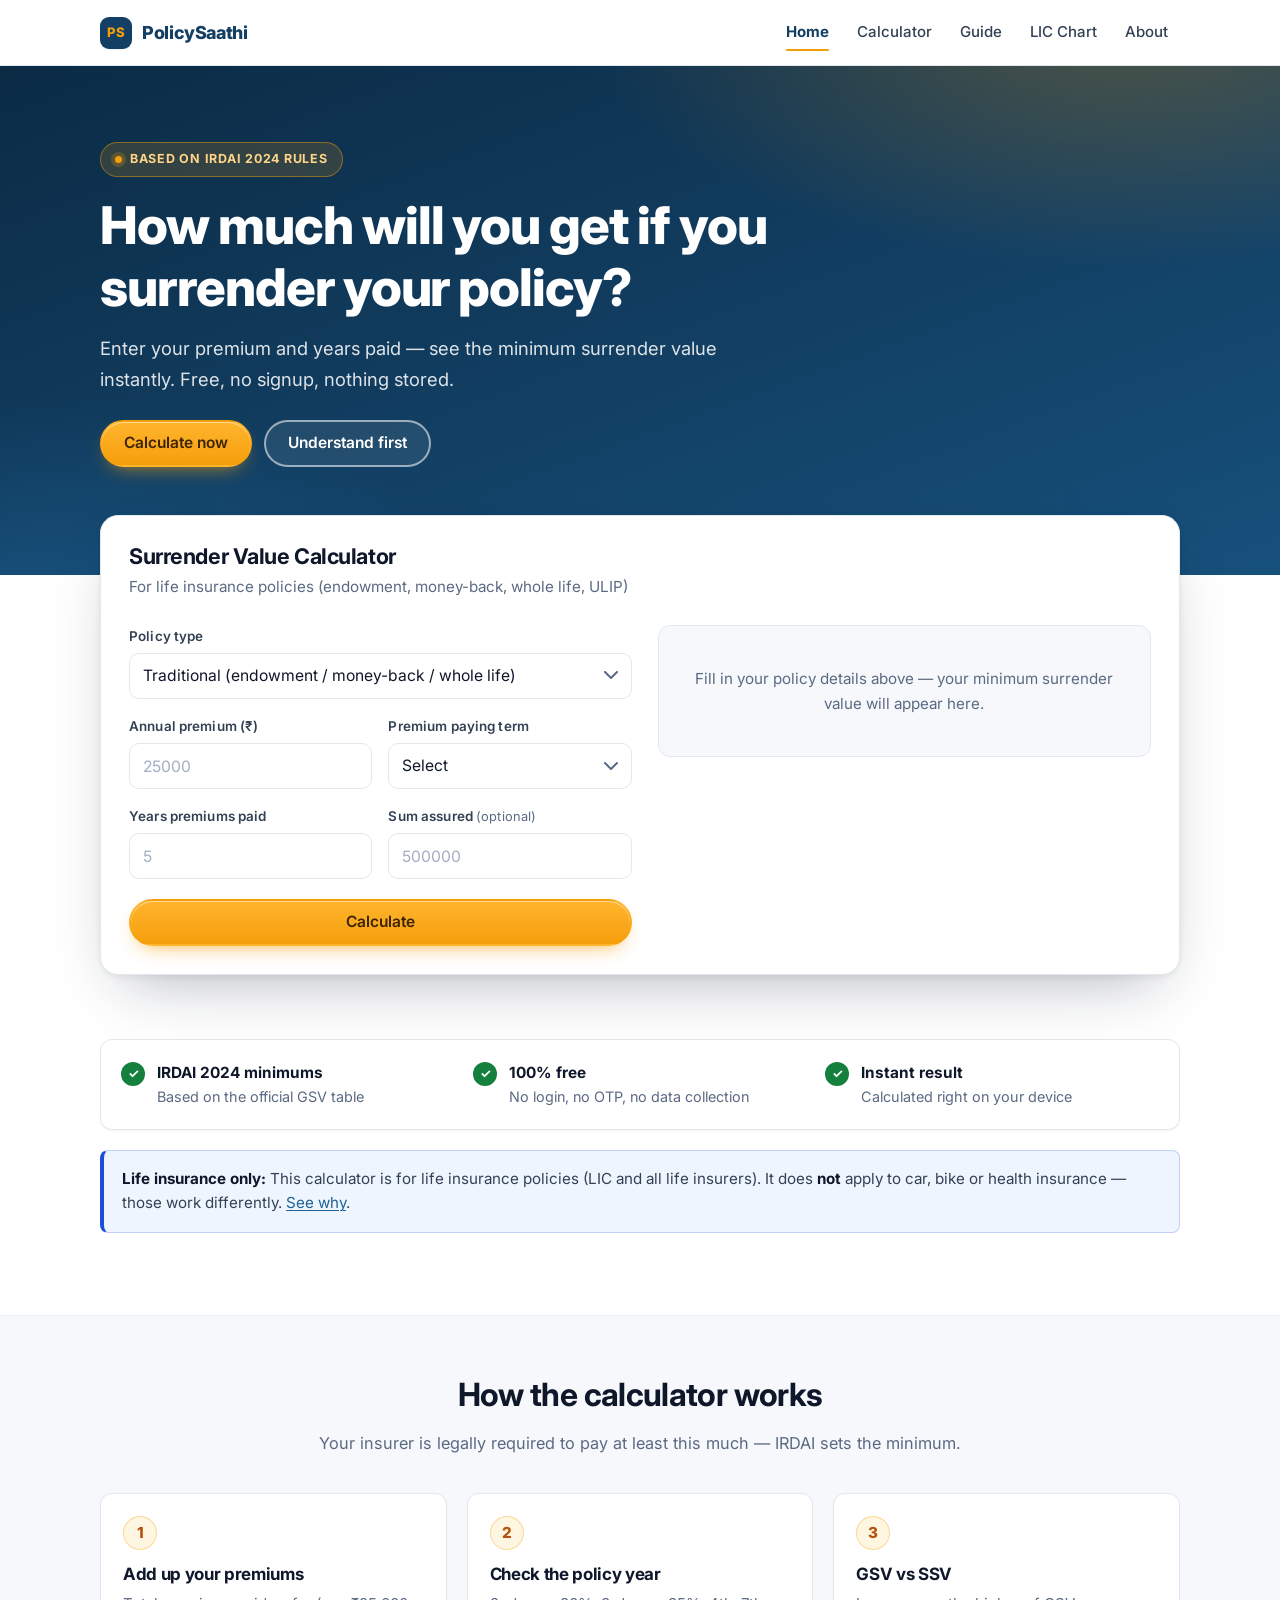
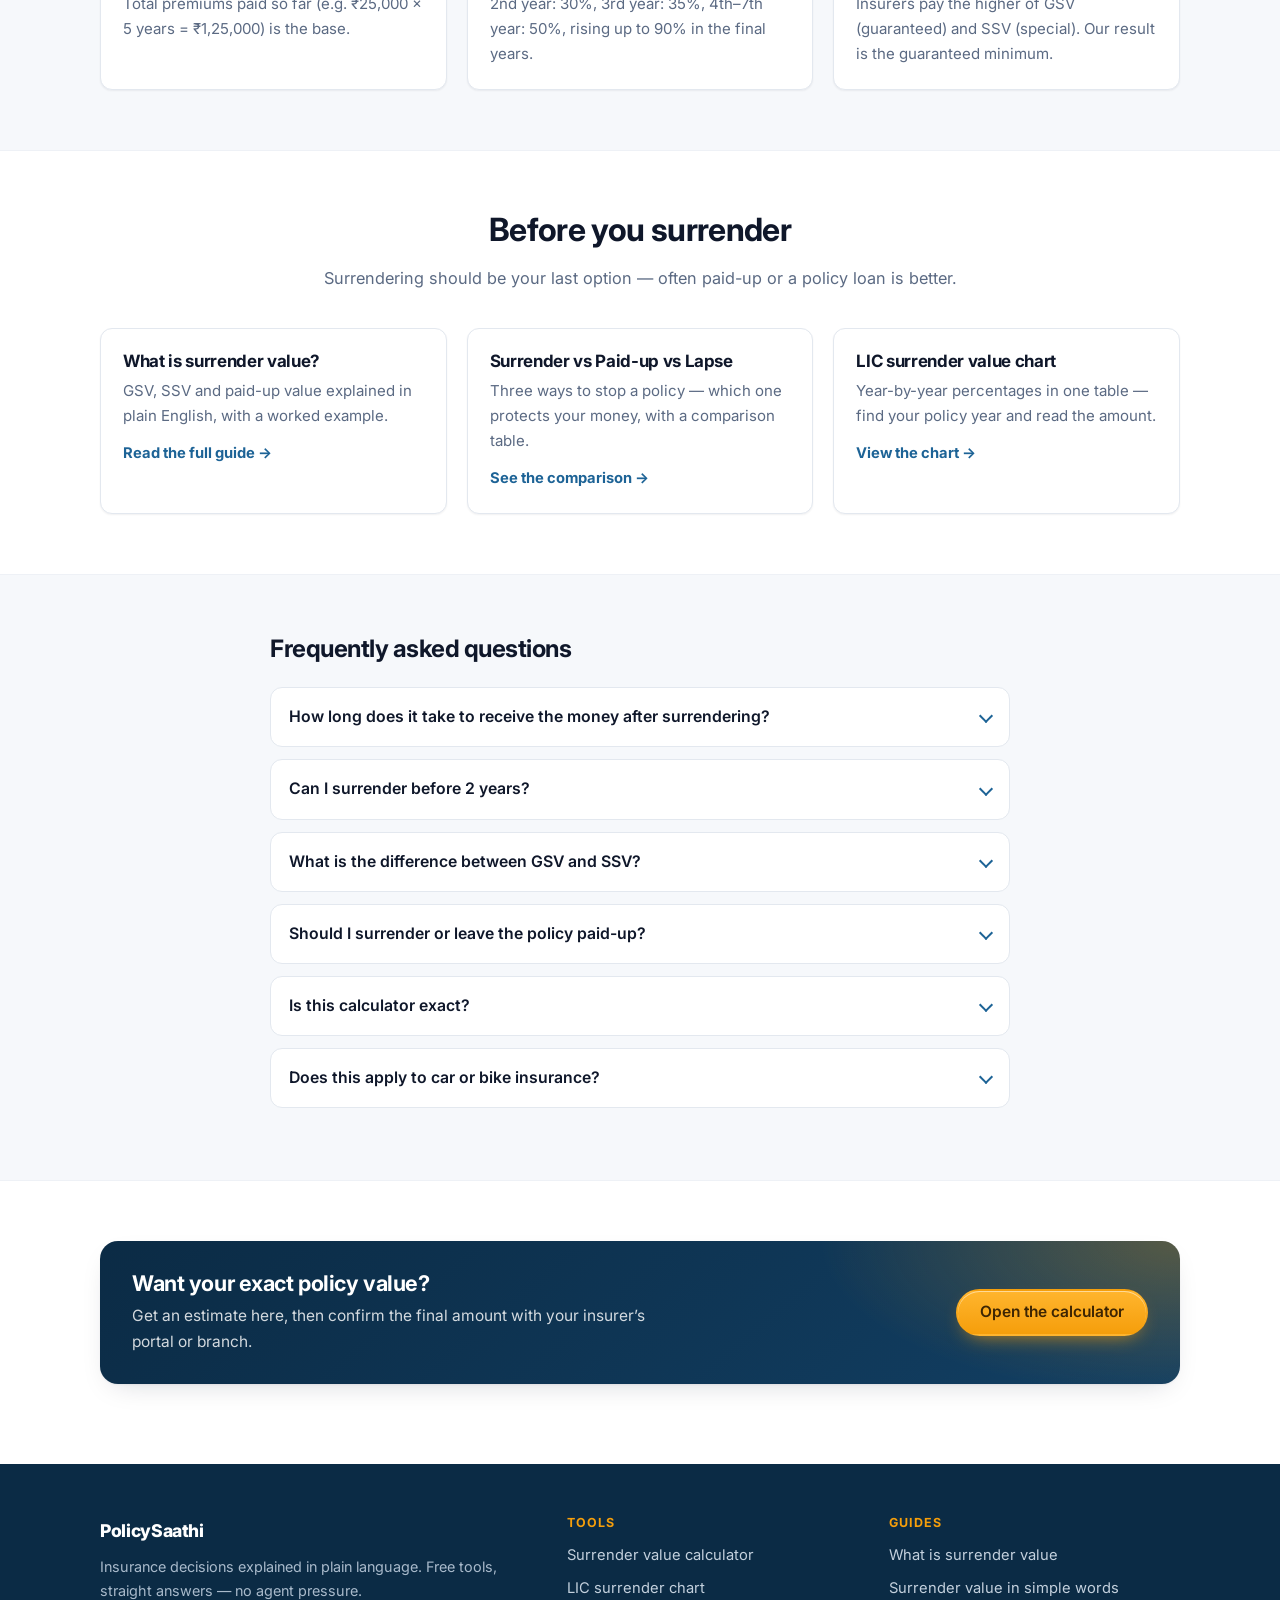
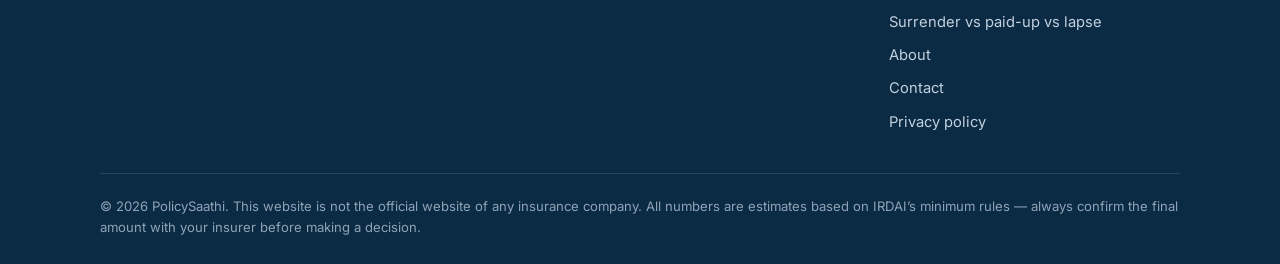
<file: index.html>
<!DOCTYPE html>
<html lang="en">
<head>
<meta charset="UTF-8">
<meta name="viewport" content="width=device-width, initial-scale=1">
<title>Policy Surrender Value Calculator (2026) — Know Your Minimum Amount | PolicySaathi</title>
<meta name="description" content="Free surrender value calculator for life insurance policies. Based on IRDAI 2024 rules — enter your premium, term and years paid to see the minimum amount you would get.">
<link rel="preconnect" href="https://fonts.googleapis.com">
<link rel="preconnect" href="https://fonts.gstatic.com" crossorigin>
<link href="https://fonts.googleapis.com/css2?family=Inter:wght@400;500;600;700;800&display=swap" rel="stylesheet">
<link rel="stylesheet" href="assets/style.css">
<link rel="icon" href="data:image/svg+xml,%3Csvg xmlns='http://www.w3.org/2000/svg' viewBox='0 0 64 64'%3E%3Crect width='64' height='64' rx='14' fill='%23123f63'/%3E%3Ctext x='32' y='44' font-size='34' font-family='Arial' font-weight='bold' fill='%23f59e0b' text-anchor='middle'%3EPS%3C/text%3E%3C/svg%3E">
<!--PS-SEO-->
<link rel="canonical" href="https://policysaathi.in/index.html">
<meta name="robots" content="index,follow,max-image-preview:large,max-snippet:-1">
<meta name="theme-color" content="#123f63">
<meta name="author" content="PolicySaathi">
<meta property="og:type" content="website">
<meta property="og:site_name" content="PolicySaathi">
<meta property="og:locale" content="en_IN">
<meta property="og:title" content="Policy Surrender Value Calculator (2026) — Know Your Minimum Amount | PolicySaathi">
<meta property="og:description" content="Free surrender value calculator for life insurance policies. Based on IRDAI 2024 rules — enter your premium, term and years paid to see the minimum amount you would get.">
<meta property="og:url" content="https://policysaathi.in/index.html">
<meta property="og:image" content="https://policysaathi.in/assets/og-image.png">
<meta property="og:image:width" content="1200">
<meta property="og:image:height" content="630">
<meta name="twitter:card" content="summary_large_image">
<meta name="twitter:title" content="Policy Surrender Value Calculator (2026) — Know Your Minimum Amount | PolicySaathi">
<meta name="twitter:description" content="Free surrender value calculator for life insurance policies. Based on IRDAI 2024 rules — enter your premium, term and years paid to see the minimum amount you would get.">
<meta name="twitter:image" content="https://policysaathi.in/assets/og-image.png">
<script type="application/ld+json">
[
 {
  "@context": "https://schema.org",
  "@type": [
   "Organization",
   "WebSite"
  ],
  "name": "PolicySaathi",
  "url": "https://policysaathi.in/",
  "description": "Insurance decisions explained in plain language. Free tools, straight answers.",
  "email": "hello@policysaathi.in",
  "inLanguage": "en-IN"
 },
 {
  "@context": "https://schema.org",
  "@type": "FAQPage",
  "mainEntity": [
   {
    "@type": "Question",
    "name": "How long does it take to receive the money after surrendering?",
    "acceptedAnswer": {
     "@type": "Answer",
     "text": "Usually 7–15 working days. You submit the surrender form, original policy document, bank details and KYC. Some insurers accept surrender online and pay directly into your bank account."
    }
   },
   {
    "@type": "Question",
    "name": "Can I surrender before 2 years?",
    "acceptedAnswer": {
     "@type": "Answer",
     "text": "For regular premium policies, there is no surrender value until premiums for 2 years are paid — you get nothing. Under IRDAI’s 2024 rules, some policies may qualify for a special surrender value after 1 year. Check your policy document or ask your insurer."
    }
   },
   {
    "@type": "Question",
    "name": "What is the difference between GSV and SSV?",
    "acceptedAnswer": {
     "@type": "Answer",
     "text": "GSV (Guaranteed Surrender Value) is the legal minimum, which this calculator shows. SSV (Special Surrender Value) is the insurer’s own calculation and is usually higher. You receive whichever is higher ."
    }
   },
   {
    "@type": "Question",
    "name": "Should I surrender or leave the policy paid-up?",
    "acceptedAnswer": {
     "@type": "Answer",
     "text": "If you need money now, surrender. If not, paid-up is usually better — the policy stays alive, pays at maturity, and keeps a life cover. Compare both in our guide ."
    }
   },
   {
    "@type": "Question",
    "name": "Is this calculator exact?",
    "acceptedAnswer": {
     "@type": "Answer",
     "text": "No — it is an estimate based on IRDAI’s minimum rules. The exact amount depends on your insurer’s illustration, bonuses and policy terms. Confirm the final figure with your insurer’s portal or branch."
    }
   },
   {
    "@type": "Question",
    "name": "Does this apply to car or bike insurance?",
    "acceptedAnswer": {
     "@type": "Answer",
     "text": "No. Vehicle insurance (car, bike) has no surrender value . If you sell the vehicle, you can cancel the policy and the insurer refunds the premium for the unused period, minus a small cancellation charge. Health insurance works similarly — it runs for the policy year and premiums are not refunded on cancellation. This calculator is only for life insurance policies."
    }
   }
  ]
 },
 {
  "@context": "https://schema.org",
  "@type": "WebApplication",
  "name": "Surrender Value Calculator",
  "url": "https://policysaathi.in/index.html",
  "applicationCategory": "FinanceApplication",
  "operatingSystem": "Any",
  "browserRequirements": "Requires JavaScript",
  "inLanguage": "en-IN",
  "description": "Free life insurance surrender value calculator based on the IRDAI 2024 minimum GSV rules.",
  "offers": {
   "@type": "Offer",
   "price": "0",
   "priceCurrency": "INR"
  }
 }
]
</script>
<!--/PS-SEO-->
</head>
<body>

<header class="site-header">
  <div class="container">
    <a class="brand" href="index.html">
      <span class="brand-mark">PS</span>
      PolicySaathi
    </a>
    <button class="nav-toggle" type="button" data-nav-toggle aria-expanded="false" aria-controls="main-nav" aria-label="Open menu">
        <span class="bar"></span><span class="bar"></span><span class="bar"></span>
      </button>
    <nav class="main-nav" id="main-nav" aria-label="Main">
      <a href="index.html" aria-current="page">Home</a>
      <a href="surrender-value-calculator.html">Calculator</a>
      <a href="surrender-value-guide.html">Guide</a>
      <a href="lic-surrender-value-chart.html">LIC Chart</a>
      <a href="about.html">About</a>
    </nav>
  </div>
</header>

<section class="hero">
  <div class="container">
    <span class="kicker">Based on IRDAI 2024 rules</span>
    <h1>How much will you get if you surrender your policy?</h1>
    <p class="lead">Enter your premium and years paid — see the minimum surrender value instantly. Free, no signup, nothing stored.</p>
    <div class="hero-actions">
      <a class="btn btn-primary" href="#calculator">Calculate now</a>
      <a class="btn btn-ghost" href="surrender-value-guide.html">Understand first</a>
    </div>
  </div>
</section>

<div class="container calc-wrap" id="calculator">
  <div class="calc" data-calc>
    <div class="calc-head">
      <h2>Surrender Value Calculator</h2>
      <p>For life insurance policies (endowment, money-back, whole life, ULIP)</p>
    </div>

    <form class="calc-inputs" autocomplete="off">
      <div class="field">
        <label for="policyType">Policy type</label>
        <select id="policyType" name="policyType">
          <option value="traditional">Traditional (endowment / money-back / whole life)</option>
          <option value="ulip">ULIP (market-linked)</option>
        </select>
      </div>
      <div class="field-row">
        <div class="field">
          <label for="premium">Annual premium (₹)</label>
          <input id="premium" name="premium" type="number" inputmode="numeric" min="500" step="500" placeholder="25000">
        </div>
        <div class="field">
          <label for="term">Premium paying term</label>
          <select id="term" name="term">
            <option value="">Select</option>
            <option>5</option>
            <option>7</option>
            <option>10</option>
            <option>12</option>
            <option>15</option>
            <option>20</option>
            <option>25</option>
            <option>30</option>
          </select>
        </div>
      </div>
      <div class="field-row">
        <div class="field">
          <label for="yearsPaid">Years premiums paid</label>
          <input id="yearsPaid" name="yearsPaid" type="number" inputmode="numeric" min="1" max="30" placeholder="5">
        </div>
        <div class="field">
          <label for="sumAssured">Sum assured <span class="hint">(optional)</span></label>
          <input id="sumAssured" name="sumAssured" type="number" inputmode="numeric" min="0" step="10000" placeholder="500000">
        </div>
      </div>
      <button class="btn btn-primary" type="submit">Calculate</button>
    </form>

    <div class="calc-result" data-result aria-live="polite">
      <p class="result-empty">Fill in your policy details above — your minimum surrender value will appear here.</p>
    </div>
  </div>
</div>

<section class="section">
  <div class="container">
    <div class="trust-strip">
      <div class="trust-item"><span class="tick">✓</span><div><strong>IRDAI 2024 minimums</strong>Based on the official GSV table</div></div>
      <div class="trust-item"><span class="tick">✓</span><div><strong>100% free</strong>No login, no OTP, no data collection</div></div>
      <div class="trust-item"><span class="tick">✓</span><div><strong>Instant result</strong>Calculated right on your device</div></div>
    </div>
    <div class="callout info" style="margin-top:20px">
      <strong>Life insurance only:</strong> This calculator is for life insurance policies (LIC and all life insurers). It does <strong>not</strong> apply to car, bike or health insurance — those work differently. <a href="#faq-vehicle">See why</a>.
    </div>
  </div>
</section>

<section class="section alt">
  <div class="container">
    <div class="section-head">
      <h2>How the calculator works</h2>
      <p>Your insurer is legally required to pay at least this much — IRDAI sets the minimum.</p>
    </div>
    <div class="grid-3">
      <div class="card">
        <span class="step-num">1</span>
        <h3>Add up your premiums</h3>
        <p>Total premiums paid so far (e.g. ₹25,000 × 5 years = ₹1,25,000) is the base.</p>
      </div>
      <div class="card">
        <span class="step-num">2</span>
        <h3>Check the policy year</h3>
        <p>2nd year: 30%, 3rd year: 35%, 4th–7th year: 50%, rising up to 90% in the final years.</p>
      </div>
      <div class="card">
        <span class="step-num">3</span>
        <h3>GSV vs SSV</h3>
        <p>Insurers pay the higher of GSV (guaranteed) and SSV (special). Our result is the guaranteed minimum.</p>
      </div>
    </div>
  </div>
</section>

<!-- AdSense: paste your ad code here -->
<div class="container"><div class="ad-slot">Advertisement</div></div>

<section class="section">
  <div class="container">
    <div class="section-head">
      <h2>Before you surrender</h2>
      <p>Surrendering should be your last option — often paid-up or a policy loan is better.</p>
    </div>
    <div class="grid-3">
      <a class="card" href="surrender-value-guide.html" style="text-decoration:none;color:inherit">
        <h3>What is surrender value?</h3>
        <p>GSV, SSV and paid-up value explained in plain English, with a worked example.</p>
        <p style="margin-top:12px"><span class="card-link">Read the full guide →</span></p>
      </a>
      <a class="card" href="surrender-vs-paid-up-vs-lapse.html" style="text-decoration:none;color:inherit">
        <h3>Surrender vs Paid-up vs Lapse</h3>
        <p>Three ways to stop a policy — which one protects your money, with a comparison table.</p>
        <p style="margin-top:12px"><span class="card-link">See the comparison →</span></p>
      </a>
      <a class="card" href="lic-surrender-value-chart.html" style="text-decoration:none;color:inherit">
        <h3>LIC surrender value chart</h3>
        <p>Year-by-year percentages in one table — find your policy year and read the amount.</p>
        <p style="margin-top:12px"><span class="card-link">View the chart →</span></p>
      </a>
    </div>
  </div>
</section>

<section class="section alt" id="faq">
  <div class="container narrow">
    <h2 style="margin-bottom:24px">Frequently asked questions</h2>

    <details class="faq">
      <summary>How long does it take to receive the money after surrendering?</summary>
      <p>Usually 7–15 working days. You submit the surrender form, original policy document, bank details and KYC. Some insurers accept surrender online and pay directly into your bank account.</p>
    </details>

    <details class="faq">
      <summary>Can I surrender before 2 years?</summary>
      <p>For regular premium policies, there is no surrender value until premiums for 2 years are paid — you get nothing. Under IRDAI’s 2024 rules, some policies may qualify for a special surrender value after 1 year. Check your policy document or ask your insurer.</p>
    </details>

    <details class="faq">
      <summary>What is the difference between GSV and SSV?</summary>
      <p>GSV (Guaranteed Surrender Value) is the legal minimum, which this calculator shows. SSV (Special Surrender Value) is the insurer’s own calculation and is usually higher. You receive <strong>whichever is higher</strong>.</p>
    </details>

    <details class="faq">
      <summary>Should I surrender or leave the policy paid-up?</summary>
      <p>If you need money now, surrender. If not, paid-up is usually better — the policy stays alive, pays at maturity, and keeps a life cover. Compare both in our <a href="surrender-vs-paid-up-vs-lapse.html">guide</a>.</p>
    </details>

    <details class="faq">
      <summary>Is this calculator exact?</summary>
      <p>No — it is an <strong>estimate</strong> based on IRDAI’s minimum rules. The exact amount depends on your insurer’s illustration, bonuses and policy terms. Confirm the final figure with your insurer’s portal or branch.</p>
    </details>

    <details class="faq" id="faq-vehicle">
      <summary>Does this apply to car or bike insurance?</summary>
      <p>No. Vehicle insurance (car, bike) has <strong>no surrender value</strong>. If you sell the vehicle, you can cancel the policy and the insurer refunds the premium for the unused period, minus a small cancellation charge. Health insurance works similarly — it runs for the policy year and premiums are not refunded on cancellation. This calculator is only for <strong>life insurance</strong> policies.</p>
    </details>
  </div>
</section>

<section class="section">
  <div class="container">
    <div class="cta-band">
      <div>
        <h2>Want your exact policy value?</h2>
        <p>Get an estimate here, then confirm the final amount with your insurer’s portal or branch.</p>
      </div>
      <a class="btn btn-primary" href="surrender-value-calculator.html">Open the calculator</a>
    </div>
  </div>
</section>

<footer class="site-footer">
  <div class="container">
    <div class="footer-grid">
      <div>
        <div class="footer-brand">PolicySaathi</div>
        <p style="margin:0">Insurance decisions explained in plain language. Free tools, straight answers — no agent pressure.</p>
      </div>
      <div>
        <h4>Tools</h4>
        <a href="surrender-value-calculator.html">Surrender value calculator</a>
        <a href="lic-surrender-value-chart.html">LIC surrender chart</a>
      </div>
      <div>
        <h4>Guides</h4>
        <a href="surrender-value-guide.html">What is surrender value</a>
        <a href="surrender-value-kya-hai.html">Surrender value in simple words</a>
        <a href="surrender-vs-paid-up-vs-lapse.html">Surrender vs paid-up vs lapse</a>
        <a href="about.html">About</a>
        <a href="contact.html">Contact</a>
        <a href="privacy.html">Privacy policy</a>
      </div>
    </div>
    <div class="footer-bottom">
      <p style="margin:0">© 2026 PolicySaathi. This website is not the official website of any insurance company. All numbers are estimates based on IRDAI’s minimum rules — always confirm the final amount with your insurer before making a decision.</p>
    </div>
  </div>
</footer>
<script src="assets/surrender.js" defer></script>
<script src="assets/app.js" defer></script>
</body>
</html>
</file>
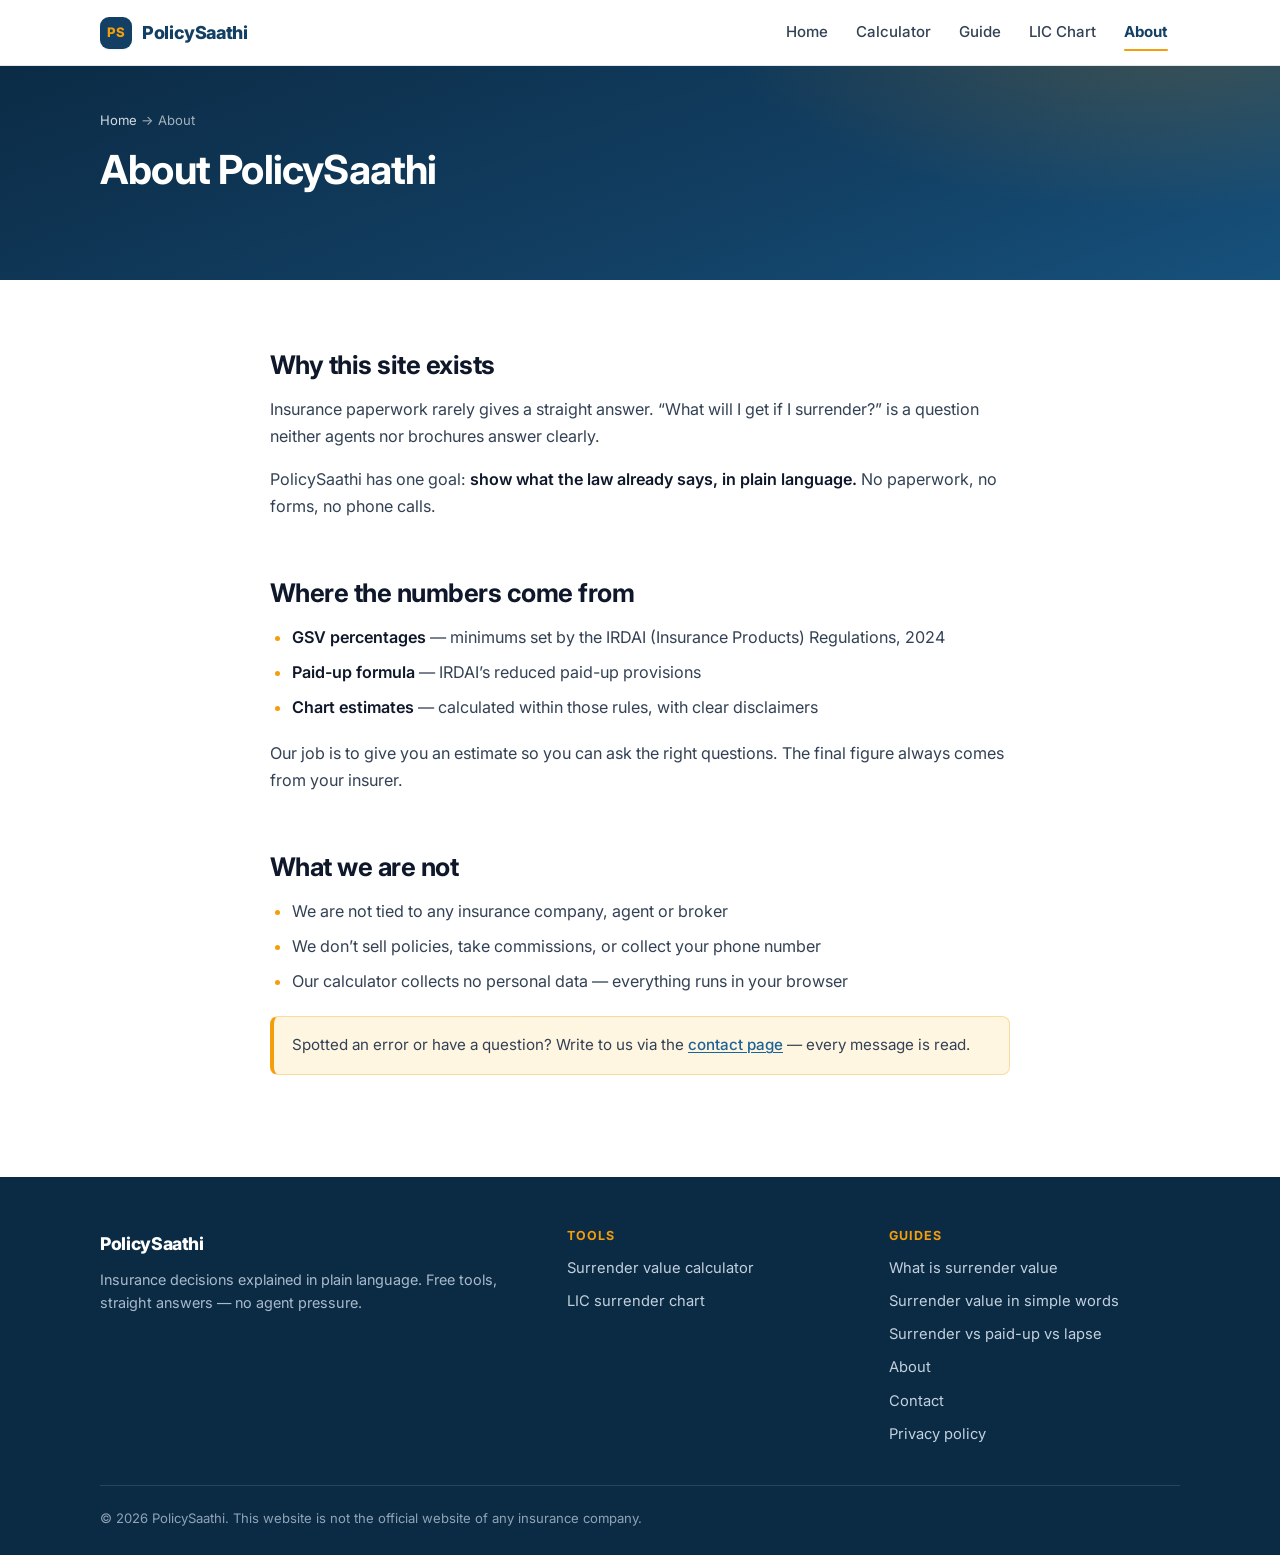
<file: about.html>
<!DOCTYPE html>
<html lang="en">
<head>
<meta charset="UTF-8">
<meta name="viewport" content="width=device-width, initial-scale=1">
<title>About — PolicySaathi</title>
<meta name="description" content="What PolicySaathi is, who runs it, and where the numbers come from. Insurance decisions in plain language.">
<link rel="preconnect" href="https://fonts.googleapis.com">
<link rel="preconnect" href="https://fonts.gstatic.com" crossorigin>
<link href="https://fonts.googleapis.com/css2?family=Inter:wght@400;500;600;700;800&display=swap" rel="stylesheet">
<link rel="stylesheet" href="assets/style.css">
<link rel="icon" href="data:image/svg+xml,%3Csvg xmlns='http://www.w3.org/2000/svg' viewBox='0 0 64 64'%3E%3Crect width='64' height='64' rx='14' fill='%23123f63'/%3E%3Ctext x='32' y='44' font-size='34' font-family='Arial' font-weight='bold' fill='%23f59e0b' text-anchor='middle'%3EPS%3C/text%3E%3C/svg%3E">
<!--PS-SEO-->
<link rel="canonical" href="https://policysaathi.in/about.html">
<meta name="robots" content="index,follow,max-image-preview:large,max-snippet:-1">
<meta name="theme-color" content="#123f63">
<meta name="author" content="PolicySaathi">
<meta property="og:type" content="article">
<meta property="og:site_name" content="PolicySaathi">
<meta property="og:locale" content="en_IN">
<meta property="og:title" content="About — PolicySaathi">
<meta property="og:description" content="What PolicySaathi is, who runs it, and where the numbers come from. Insurance decisions in plain language.">
<meta property="og:url" content="https://policysaathi.in/about.html">
<meta property="og:image" content="https://policysaathi.in/assets/og-image.png">
<meta property="og:image:width" content="1200">
<meta property="og:image:height" content="630">
<meta name="twitter:card" content="summary_large_image">
<meta name="twitter:title" content="About — PolicySaathi">
<meta name="twitter:description" content="What PolicySaathi is, who runs it, and where the numbers come from. Insurance decisions in plain language.">
<meta name="twitter:image" content="https://policysaathi.in/assets/og-image.png">
<script type="application/ld+json">
[
 {
  "@context": "https://schema.org",
  "@type": [
   "Organization",
   "WebSite"
  ],
  "name": "PolicySaathi",
  "url": "https://policysaathi.in/",
  "description": "Insurance decisions explained in plain language. Free tools, straight answers.",
  "email": "hello@policysaathi.in",
  "inLanguage": "en-IN"
 },
 {
  "@context": "https://schema.org",
  "@type": "BreadcrumbList",
  "itemListElement": [
   {
    "@type": "ListItem",
    "position": 1,
    "name": "Home",
    "item": "https://policysaathi.in/index.html"
   },
   {
    "@type": "ListItem",
    "position": 2,
    "name": "About",
    "item": "https://policysaathi.in/about.html"
   }
  ]
 }
]
</script>
<!--/PS-SEO-->
</head>
<body>

<header class="site-header">
  <div class="container">
    <a class="brand" href="index.html"><span class="brand-mark">PS</span> PolicySaathi</a>
    <button class="nav-toggle" type="button" data-nav-toggle aria-expanded="false" aria-controls="main-nav" aria-label="Open menu">
        <span class="bar"></span><span class="bar"></span><span class="bar"></span>
      </button>
    <nav class="main-nav" id="main-nav" aria-label="Main">
      <a href="index.html">Home</a>
      <a href="surrender-value-calculator.html">Calculator</a>
      <a href="surrender-value-guide.html">Guide</a>
      <a href="lic-surrender-value-chart.html">LIC Chart</a>
      <a href="about.html" aria-current="page">About</a>
    </nav>
  </div>
</header>

<section class="page-head">
  <div class="container">
    <div class="breadcrumb"><a href="index.html">Home</a> → About</div>
    <h1>About PolicySaathi</h1>
  </div>
</section>

<section class="section">
  <div class="container narrow prose">
    <h2>Why this site exists</h2>
    <p>Insurance paperwork rarely gives a straight answer. “What will I get if I surrender?” is a question neither agents nor brochures answer clearly.</p>
    <p>PolicySaathi has one goal: <strong>show what the law already says, in plain language.</strong> No paperwork, no forms, no phone calls.</p>

    <h2>Where the numbers come from</h2>
    <ul>
      <li><strong>GSV percentages</strong> — minimums set by the IRDAI (Insurance Products) Regulations, 2024</li>
      <li><strong>Paid-up formula</strong> — IRDAI’s reduced paid-up provisions</li>
      <li><strong>Chart estimates</strong> — calculated within those rules, with clear disclaimers</li>
    </ul>
    <p>Our job is to give you an estimate so you can ask the right questions. The final figure always comes from your insurer.</p>

    <h2>What we are not</h2>
    <ul>
      <li>We are not tied to any insurance company, agent or broker</li>
      <li>We don’t sell policies, take commissions, or collect your phone number</li>
      <li>Our calculator collects no personal data — everything runs in your browser</li>
    </ul>

    <div class="callout">
      Spotted an error or have a question? Write to us via the <a href="contact.html">contact page</a> — every message is read.
    </div>
  </div>
</section>

<footer class="site-footer">
  <div class="container">
    <div class="footer-grid">
      <div>
        <div class="footer-brand">PolicySaathi</div>
        <p style="margin:0">Insurance decisions explained in plain language. Free tools, straight answers — no agent pressure.</p>
      </div>
      <div>
        <h4>Tools</h4>
        <a href="surrender-value-calculator.html">Surrender value calculator</a>
        <a href="lic-surrender-value-chart.html">LIC surrender chart</a>
      </div>
      <div>
        <h4>Guides</h4>
        <a href="surrender-value-guide.html">What is surrender value</a>
        <a href="surrender-value-kya-hai.html">Surrender value in simple words</a>
        <a href="surrender-vs-paid-up-vs-lapse.html">Surrender vs paid-up vs lapse</a>
        <a href="about.html">About</a>
        <a href="contact.html">Contact</a>
        <a href="privacy.html">Privacy policy</a>
      </div>
    </div>
    <div class="footer-bottom">
      <p style="margin:0">© 2026 PolicySaathi. This website is not the official website of any insurance company.</p>
    </div>
  </div>
</footer>

<script src="assets/app.js" defer></script>
</body>
</html>
</file>
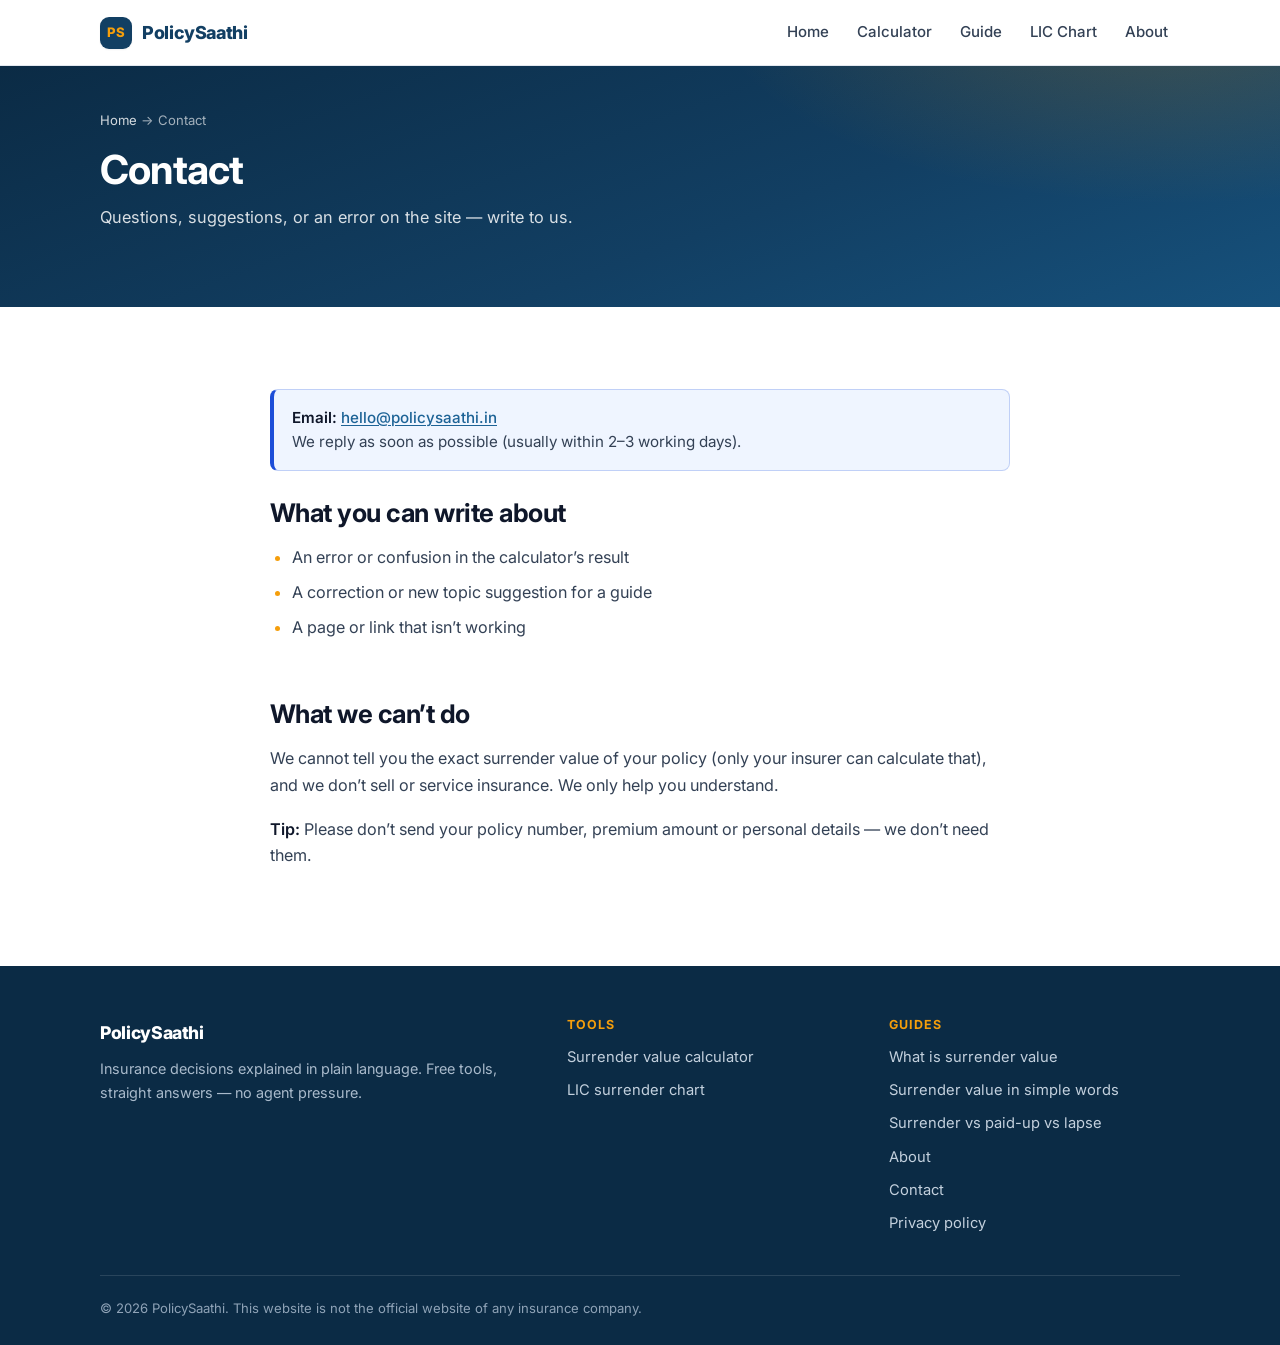
<file: contact.html>
<!DOCTYPE html>
<html lang="en">
<head>
<meta charset="UTF-8">
<meta name="viewport" content="width=device-width, initial-scale=1">
<title>Contact — PolicySaathi</title>
<meta name="description" content="Send PolicySaathi your questions, suggestions or corrections.">
<link rel="preconnect" href="https://fonts.googleapis.com">
<link rel="preconnect" href="https://fonts.gstatic.com" crossorigin>
<link href="https://fonts.googleapis.com/css2?family=Inter:wght@400;500;600;700;800&display=swap" rel="stylesheet">
<link rel="stylesheet" href="assets/style.css">
<link rel="icon" href="data:image/svg+xml,%3Csvg xmlns='http://www.w3.org/2000/svg' viewBox='0 0 64 64'%3E%3Crect width='64' height='64' rx='14' fill='%23123f63'/%3E%3Ctext x='32' y='44' font-size='34' font-family='Arial' font-weight='bold' fill='%23f59e0b' text-anchor='middle'%3EPS%3C/text%3E%3C/svg%3E">
<!--PS-SEO-->
<link rel="canonical" href="https://policysaathi.in/contact.html">
<meta name="robots" content="index,follow,max-image-preview:large,max-snippet:-1">
<meta name="theme-color" content="#123f63">
<meta name="author" content="PolicySaathi">
<meta property="og:type" content="article">
<meta property="og:site_name" content="PolicySaathi">
<meta property="og:locale" content="en_IN">
<meta property="og:title" content="Contact — PolicySaathi">
<meta property="og:description" content="Send PolicySaathi your questions, suggestions or corrections.">
<meta property="og:url" content="https://policysaathi.in/contact.html">
<meta property="og:image" content="https://policysaathi.in/assets/og-image.png">
<meta property="og:image:width" content="1200">
<meta property="og:image:height" content="630">
<meta name="twitter:card" content="summary_large_image">
<meta name="twitter:title" content="Contact — PolicySaathi">
<meta name="twitter:description" content="Send PolicySaathi your questions, suggestions or corrections.">
<meta name="twitter:image" content="https://policysaathi.in/assets/og-image.png">
<script type="application/ld+json">
[
 {
  "@context": "https://schema.org",
  "@type": [
   "Organization",
   "WebSite"
  ],
  "name": "PolicySaathi",
  "url": "https://policysaathi.in/",
  "description": "Insurance decisions explained in plain language. Free tools, straight answers.",
  "email": "hello@policysaathi.in",
  "inLanguage": "en-IN"
 },
 {
  "@context": "https://schema.org",
  "@type": "BreadcrumbList",
  "itemListElement": [
   {
    "@type": "ListItem",
    "position": 1,
    "name": "Home",
    "item": "https://policysaathi.in/index.html"
   },
   {
    "@type": "ListItem",
    "position": 2,
    "name": "Contact",
    "item": "https://policysaathi.in/contact.html"
   }
  ]
 }
]
</script>
<!--/PS-SEO-->
</head>
<body>

<header class="site-header">
  <div class="container">
    <a class="brand" href="index.html"><span class="brand-mark">PS</span> PolicySaathi</a>
    <button class="nav-toggle" type="button" data-nav-toggle aria-expanded="false" aria-controls="main-nav" aria-label="Open menu">
        <span class="bar"></span><span class="bar"></span><span class="bar"></span>
      </button>
    <nav class="main-nav" id="main-nav" aria-label="Main">
      <a href="index.html">Home</a>
      <a href="surrender-value-calculator.html">Calculator</a>
      <a href="surrender-value-guide.html">Guide</a>
      <a href="lic-surrender-value-chart.html">LIC Chart</a>
      <a href="about.html">About</a>
    </nav>
  </div>
</header>

<section class="page-head">
  <div class="container">
    <div class="breadcrumb"><a href="index.html">Home</a> → Contact</div>
    <h1>Contact</h1>
    <p>Questions, suggestions, or an error on the site — write to us.</p>
  </div>
</section>

<section class="section">
  <div class="container narrow prose">
    <div class="callout info">
      <strong>Email:</strong> <a href="mailto:hello@policysaathi.in">hello@policysaathi.in</a><br>
      We reply as soon as possible (usually within 2–3 working days).
    </div>

    <h2>What you can write about</h2>
    <ul>
      <li>An error or confusion in the calculator’s result</li>
      <li>A correction or new topic suggestion for a guide</li>
      <li>A page or link that isn’t working</li>
    </ul>

    <h2>What we can’t do</h2>
    <p>We cannot tell you the exact surrender value of your policy (only your insurer can calculate that), and we don’t sell or service insurance. We only help you understand.</p>

    <p><strong>Tip:</strong> Please don’t send your policy number, premium amount or personal details — we don’t need them.</p>
  </div>
</section>

<footer class="site-footer">
  <div class="container">
    <div class="footer-grid">
      <div>
        <div class="footer-brand">PolicySaathi</div>
        <p style="margin:0">Insurance decisions explained in plain language. Free tools, straight answers — no agent pressure.</p>
      </div>
      <div>
        <h4>Tools</h4>
        <a href="surrender-value-calculator.html">Surrender value calculator</a>
        <a href="lic-surrender-value-chart.html">LIC surrender chart</a>
      </div>
      <div>
        <h4>Guides</h4>
        <a href="surrender-value-guide.html">What is surrender value</a>
        <a href="surrender-value-kya-hai.html">Surrender value in simple words</a>
        <a href="surrender-vs-paid-up-vs-lapse.html">Surrender vs paid-up vs lapse</a>
        <a href="about.html">About</a>
        <a href="contact.html">Contact</a>
        <a href="privacy.html">Privacy policy</a>
      </div>
    </div>
    <div class="footer-bottom">
      <p style="margin:0">© 2026 PolicySaathi. This website is not the official website of any insurance company.</p>
    </div>
  </div>
</footer>

<script src="assets/app.js" defer></script>
</body>
</html>
</file>
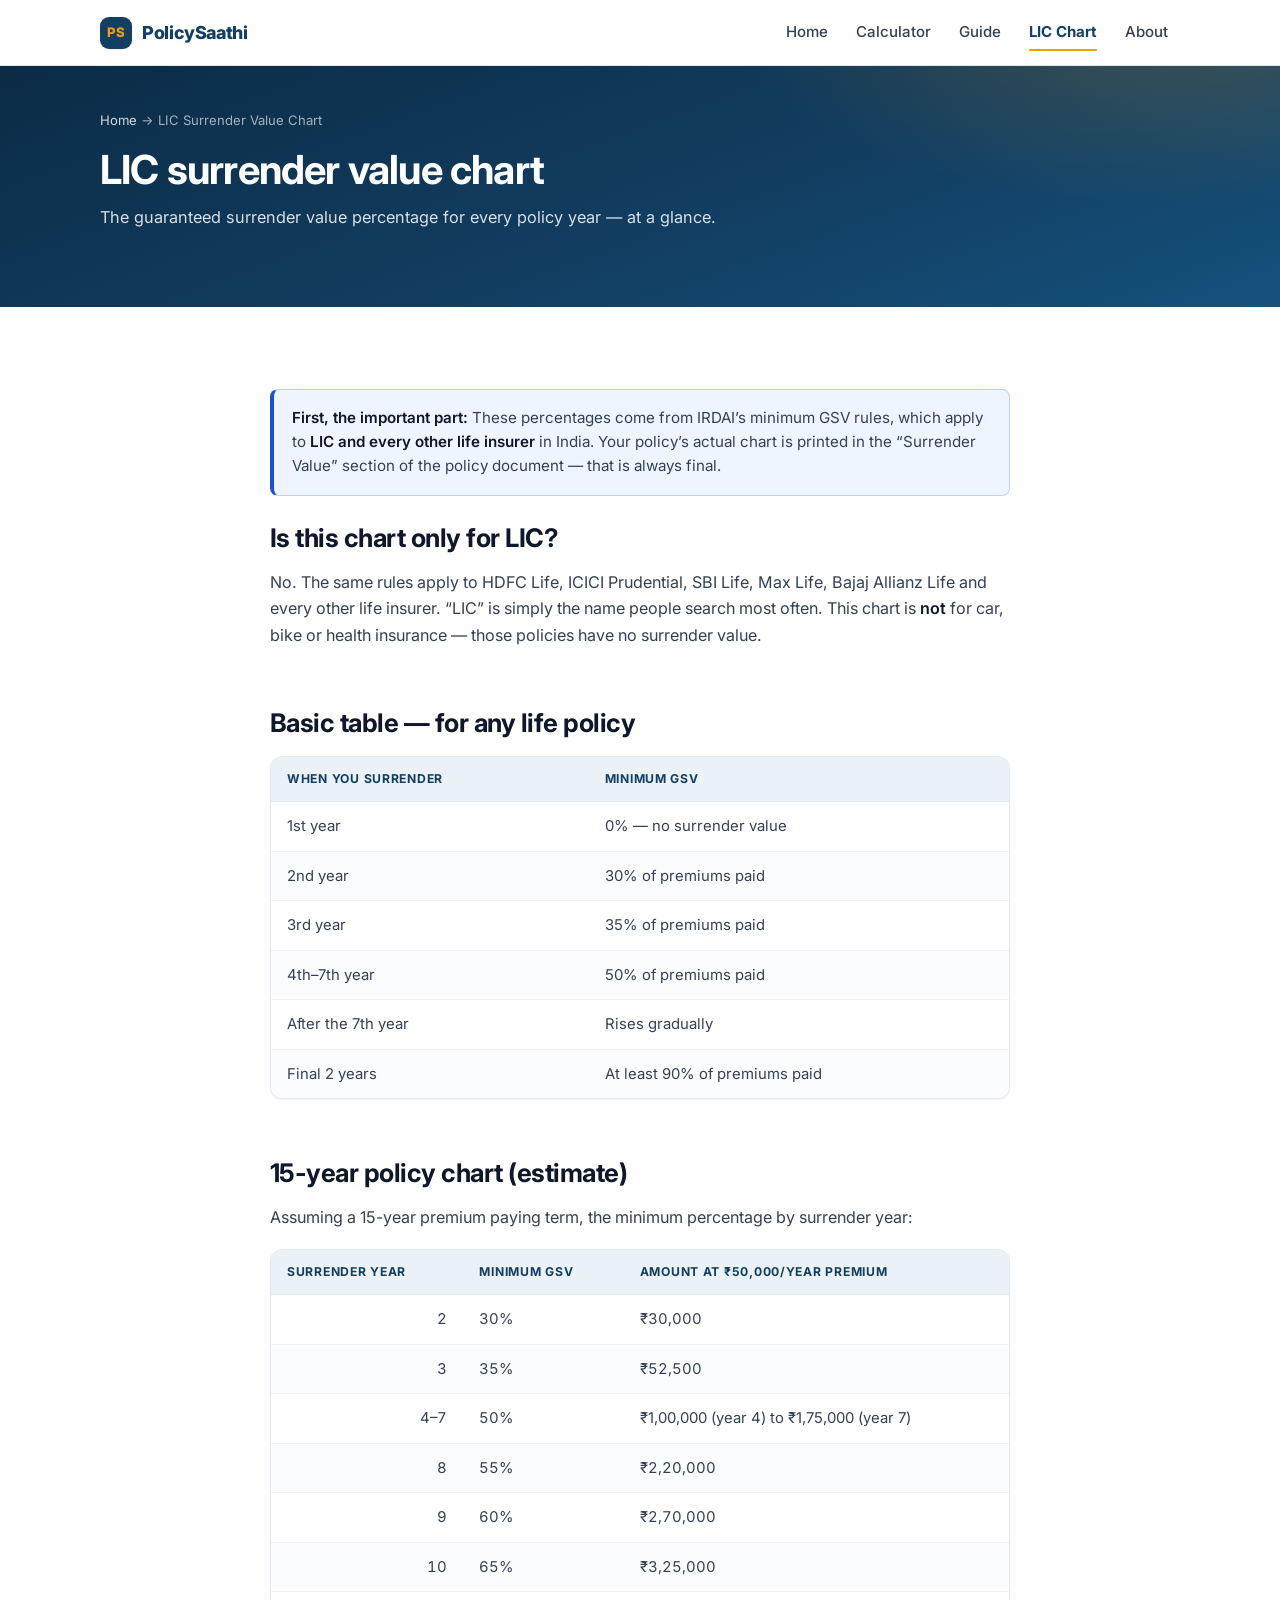
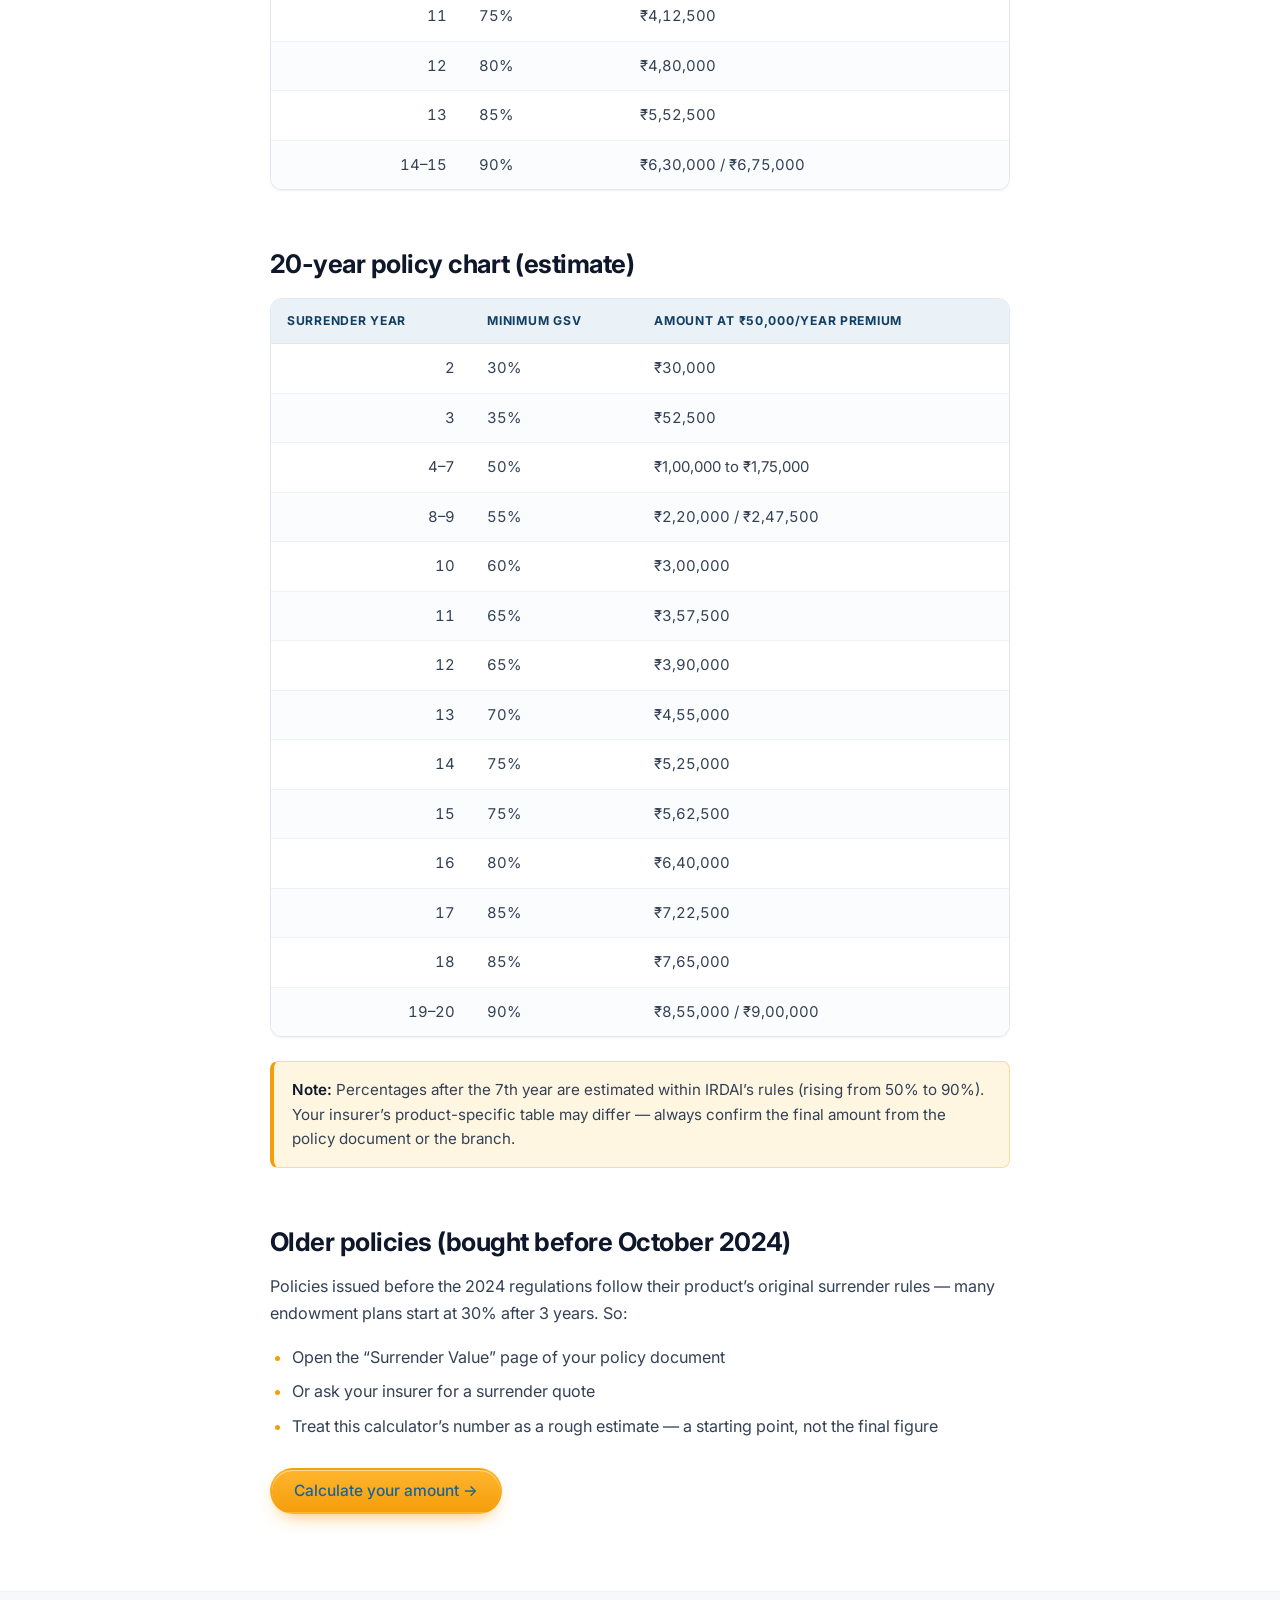
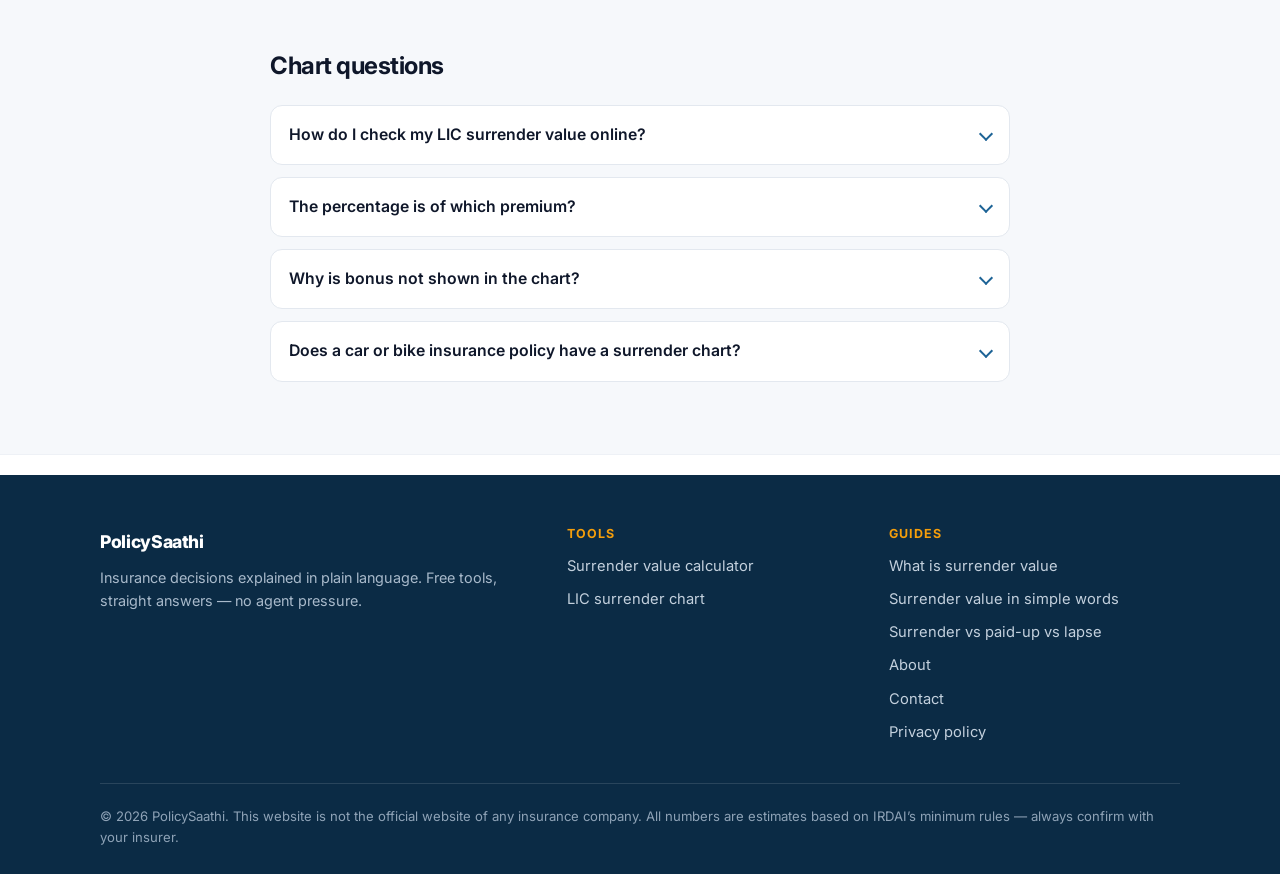
<file: lic-surrender-value-chart.html>
<!DOCTYPE html>
<html lang="en">
<head>
<meta charset="UTF-8">
<meta name="viewport" content="width=device-width, initial-scale=1">
<title>LIC Surrender Value Chart 2026 — Year-by-Year Percentage Table | PolicySaathi</title>
<meta name="description" content="LIC surrender value chart with the percentage for every policy year. Tables for 15-year and 20-year policies with worked amounts, plus which policies the rules apply to.">
<link rel="preconnect" href="https://fonts.googleapis.com">
<link rel="preconnect" href="https://fonts.gstatic.com" crossorigin>
<link href="https://fonts.googleapis.com/css2?family=Inter:wght@400;500;600;700;800&display=swap" rel="stylesheet">
<link rel="stylesheet" href="assets/style.css">
<link rel="icon" href="data:image/svg+xml,%3Csvg xmlns='http://www.w3.org/2000/svg' viewBox='0 0 64 64'%3E%3Crect width='64' height='64' rx='14' fill='%23123f63'/%3E%3Ctext x='32' y='44' font-size='34' font-family='Arial' font-weight='bold' fill='%23f59e0b' text-anchor='middle'%3EPS%3C/text%3E%3C/svg%3E">
<!--PS-SEO-->
<link rel="canonical" href="https://policysaathi.in/lic-surrender-value-chart.html">
<meta name="robots" content="index,follow,max-image-preview:large,max-snippet:-1">
<meta name="theme-color" content="#123f63">
<meta name="author" content="PolicySaathi">
<meta property="og:type" content="article">
<meta property="og:site_name" content="PolicySaathi">
<meta property="og:locale" content="en_IN">
<meta property="og:title" content="LIC Surrender Value Chart 2026 — Year-by-Year Percentage Table | PolicySaathi">
<meta property="og:description" content="LIC surrender value chart with the percentage for every policy year. Tables for 15-year and 20-year policies with worked amounts, plus which policies the rules apply to.">
<meta property="og:url" content="https://policysaathi.in/lic-surrender-value-chart.html">
<meta property="og:image" content="https://policysaathi.in/assets/og-image.png">
<meta property="og:image:width" content="1200">
<meta property="og:image:height" content="630">
<meta name="twitter:card" content="summary_large_image">
<meta name="twitter:title" content="LIC Surrender Value Chart 2026 — Year-by-Year Percentage Table | PolicySaathi">
<meta name="twitter:description" content="LIC surrender value chart with the percentage for every policy year. Tables for 15-year and 20-year policies with worked amounts, plus which policies the rules apply to.">
<meta name="twitter:image" content="https://policysaathi.in/assets/og-image.png">
<script type="application/ld+json">
[
 {
  "@context": "https://schema.org",
  "@type": [
   "Organization",
   "WebSite"
  ],
  "name": "PolicySaathi",
  "url": "https://policysaathi.in/",
  "description": "Insurance decisions explained in plain language. Free tools, straight answers.",
  "email": "hello@policysaathi.in",
  "inLanguage": "en-IN"
 },
 {
  "@context": "https://schema.org",
  "@type": "BreadcrumbList",
  "itemListElement": [
   {
    "@type": "ListItem",
    "position": 1,
    "name": "Home",
    "item": "https://policysaathi.in/index.html"
   },
   {
    "@type": "ListItem",
    "position": 2,
    "name": "LIC Surrender Value Chart",
    "item": "https://policysaathi.in/lic-surrender-value-chart.html"
   }
  ]
 },
 {
  "@context": "https://schema.org",
  "@type": "FAQPage",
  "mainEntity": [
   {
    "@type": "Question",
    "name": "How do I check my LIC surrender value online?",
    "acceptedAnswer": {
     "@type": "Answer",
     "text": "Log in to LIC’s customer portal (licindia.in) with your policy details. Or ask the branch for a “surrender quotation” — it is free."
    }
   },
   {
    "@type": "Question",
    "name": "The percentage is of which premium?",
    "acceptedAnswer": {
     "@type": "Answer",
     "text": "Of the total premiums paid so far (excluding taxes and extra premiums). For example, 5 years at ₹50,000 = ₹2,50,000; 50% of that is ₹1,25,000."
    }
   },
   {
    "@type": "Question",
    "name": "Why is bonus not shown in the chart?",
    "acceptedAnswer": {
     "@type": "Answer",
     "text": "GSV applies only to premiums. Bonus value is added in the SSV (special surrender value) — which is why the actual payout is usually higher than the chart."
    }
   },
   {
    "@type": "Question",
    "name": "Does a car or bike insurance policy have a surrender chart?",
    "acceptedAnswer": {
     "@type": "Answer",
     "text": "No. Vehicle insurance has no surrender value. If you cancel the policy, the insurer refunds the premium for the remaining period minus a small cancellation charge. This chart is only for life insurance."
    }
   }
  ]
 }
]
</script>
<!--/PS-SEO-->
</head>
<body>

<header class="site-header">
  <div class="container">
    <a class="brand" href="index.html"><span class="brand-mark">PS</span> PolicySaathi</a>
    <button class="nav-toggle" type="button" data-nav-toggle aria-expanded="false" aria-controls="main-nav" aria-label="Open menu">
        <span class="bar"></span><span class="bar"></span><span class="bar"></span>
      </button>
    <nav class="main-nav" id="main-nav" aria-label="Main">
      <a href="index.html">Home</a>
      <a href="surrender-value-calculator.html">Calculator</a>
      <a href="surrender-value-guide.html">Guide</a>
      <a href="lic-surrender-value-chart.html" aria-current="page">LIC Chart</a>
      <a href="about.html">About</a>
    </nav>
  </div>
</header>

<section class="page-head">
  <div class="container">
    <div class="breadcrumb"><a href="index.html">Home</a> → LIC Surrender Value Chart</div>
    <h1>LIC surrender value chart</h1>
    <p>The guaranteed surrender value percentage for every policy year — at a glance.</p>
  </div>
</section>

<section class="section">
  <div class="container narrow prose">
    <div class="callout info">
      <strong>First, the important part:</strong> These percentages come from IRDAI’s minimum GSV rules, which apply to <strong>LIC and every other life insurer</strong> in India. Your policy’s actual chart is printed in the “Surrender Value” section of the policy document — that is always final.
    </div>

    <h2>Is this chart only for LIC?</h2>
    <p>No. The same rules apply to HDFC Life, ICICI Prudential, SBI Life, Max Life, Bajaj Allianz Life and every other life insurer. “LIC” is simply the name people search most often. This chart is <strong>not</strong> for car, bike or health insurance — those policies have no surrender value.</p>

    <h2>Basic table — for any life policy</h2>
    <div class="table-scroll">
      <table class="data">
        <thead><tr><th>When you surrender</th><th>Minimum GSV</th></tr></thead>
        <tbody>
          <tr><td>1st year</td><td>0% — no surrender value</td></tr>
          <tr><td>2nd year</td><td>30% of premiums paid</td></tr>
          <tr><td>3rd year</td><td>35% of premiums paid</td></tr>
          <tr><td>4th–7th year</td><td>50% of premiums paid</td></tr>
          <tr><td>After the 7th year</td><td>Rises gradually</td></tr>
          <tr><td>Final 2 years</td><td>At least 90% of premiums paid</td></tr>
        </tbody>
      </table>
    </div>

    <h2>15-year policy chart (estimate)</h2>
    <p>Assuming a 15-year premium paying term, the minimum percentage by surrender year:</p>
    <div class="table-scroll">
      <table class="data">
        <thead><tr><th>Surrender year</th><th>Minimum GSV</th><th>Amount at ₹50,000/year premium</th></tr></thead>
        <tbody>
          <tr><td>2</td><td>30%</td><td>₹30,000</td></tr>
          <tr><td>3</td><td>35%</td><td>₹52,500</td></tr>
          <tr><td>4–7</td><td>50%</td><td>₹1,00,000 (year 4) to ₹1,75,000 (year 7)</td></tr>
          <tr><td>8</td><td>55%</td><td>₹2,20,000</td></tr>
          <tr><td>9</td><td>60%</td><td>₹2,70,000</td></tr>
          <tr><td>10</td><td>65%</td><td>₹3,25,000</td></tr>
          <tr><td>11</td><td>75%</td><td>₹4,12,500</td></tr>
          <tr><td>12</td><td>80%</td><td>₹4,80,000</td></tr>
          <tr><td>13</td><td>85%</td><td>₹5,52,500</td></tr>
          <tr><td>14–15</td><td>90%</td><td>₹6,30,000 / ₹6,75,000</td></tr>
        </tbody>
      </table>
    </div>

    <h2>20-year policy chart (estimate)</h2>
    <div class="table-scroll">
      <table class="data">
        <thead><tr><th>Surrender year</th><th>Minimum GSV</th><th>Amount at ₹50,000/year premium</th></tr></thead>
        <tbody>
          <tr><td>2</td><td>30%</td><td>₹30,000</td></tr>
          <tr><td>3</td><td>35%</td><td>₹52,500</td></tr>
          <tr><td>4–7</td><td>50%</td><td>₹1,00,000 to ₹1,75,000</td></tr>
          <tr><td>8–9</td><td>55%</td><td>₹2,20,000 / ₹2,47,500</td></tr>
          <tr><td>10</td><td>60%</td><td>₹3,00,000</td></tr>
          <tr><td>11</td><td>65%</td><td>₹3,57,500</td></tr>
          <tr><td>12</td><td>65%</td><td>₹3,90,000</td></tr>
          <tr><td>13</td><td>70%</td><td>₹4,55,000</td></tr>
          <tr><td>14</td><td>75%</td><td>₹5,25,000</td></tr>
          <tr><td>15</td><td>75%</td><td>₹5,62,500</td></tr>
          <tr><td>16</td><td>80%</td><td>₹6,40,000</td></tr>
          <tr><td>17</td><td>85%</td><td>₹7,22,500</td></tr>
          <tr><td>18</td><td>85%</td><td>₹7,65,000</td></tr>
          <tr><td>19–20</td><td>90%</td><td>₹8,55,000 / ₹9,00,000</td></tr>
        </tbody>
      </table>
    </div>

    <div class="callout">
      <strong>Note:</strong> Percentages after the 7th year are estimated within IRDAI’s rules (rising from 50% to 90%). Your insurer’s product-specific table may differ — always confirm the final amount from the policy document or the branch.
    </div>

    <h2>Older policies (bought before October 2024)</h2>
    <p>Policies issued before the 2024 regulations follow their product’s original surrender rules — many endowment plans start at 30% after 3 years. So:</p>
    <ul>
      <li>Open the “Surrender Value” page of your policy document</li>
      <li>Or ask your insurer for a surrender quote</li>
      <li>Treat this calculator’s number as a rough estimate — a starting point, not the final figure</li>
    </ul>

    <p style="margin-top:28px"><a class="btn btn-primary" href="surrender-value-calculator.html">Calculate your amount →</a></p>
  </div>
</section>

<div class="container"><div class="ad-slot">Advertisement</div></div>

<section class="section alt">
  <div class="container narrow">
    <h2 style="margin-bottom:24px">Chart questions</h2>
    <details class="faq">
      <summary>How do I check my LIC surrender value online?</summary>
      <p>Log in to LIC’s customer portal (licindia.in) with your policy details. Or ask the branch for a “surrender quotation” — it is free.</p>
    </details>
    <details class="faq">
      <summary>The percentage is of which premium?</summary>
      <p>Of the <strong>total</strong> premiums paid so far (excluding taxes and extra premiums). For example, 5 years at ₹50,000 = ₹2,50,000; 50% of that is ₹1,25,000.</p>
    </details>
    <details class="faq">
      <summary>Why is bonus not shown in the chart?</summary>
      <p>GSV applies only to premiums. Bonus value is added in the SSV (special surrender value) — which is why the actual payout is usually higher than the chart.</p>
    </details>
    <details class="faq">
      <summary>Does a car or bike insurance policy have a surrender chart?</summary>
      <p>No. Vehicle insurance has no surrender value. If you cancel the policy, the insurer refunds the premium for the remaining period minus a small cancellation charge. This chart is only for life insurance.</p>
    </details>
  </div>
</section>

<footer class="site-footer">
  <div class="container">
    <div class="footer-grid">
      <div>
        <div class="footer-brand">PolicySaathi</div>
        <p style="margin:0">Insurance decisions explained in plain language. Free tools, straight answers — no agent pressure.</p>
      </div>
      <div>
        <h4>Tools</h4>
        <a href="surrender-value-calculator.html">Surrender value calculator</a>
        <a href="lic-surrender-value-chart.html">LIC surrender chart</a>
      </div>
      <div>
        <h4>Guides</h4>
        <a href="surrender-value-guide.html">What is surrender value</a>
        <a href="surrender-value-kya-hai.html">Surrender value in simple words</a>
        <a href="surrender-vs-paid-up-vs-lapse.html">Surrender vs paid-up vs lapse</a>
        <a href="about.html">About</a>
        <a href="contact.html">Contact</a>
        <a href="privacy.html">Privacy policy</a>
      </div>
    </div>
    <div class="footer-bottom">
      <p style="margin:0">© 2026 PolicySaathi. This website is not the official website of any insurance company. All numbers are estimates based on IRDAI’s minimum rules — always confirm with your insurer.</p>
    </div>
  </div>
</footer>

<script src="assets/app.js" defer></script>
</body>
</html>
</file>
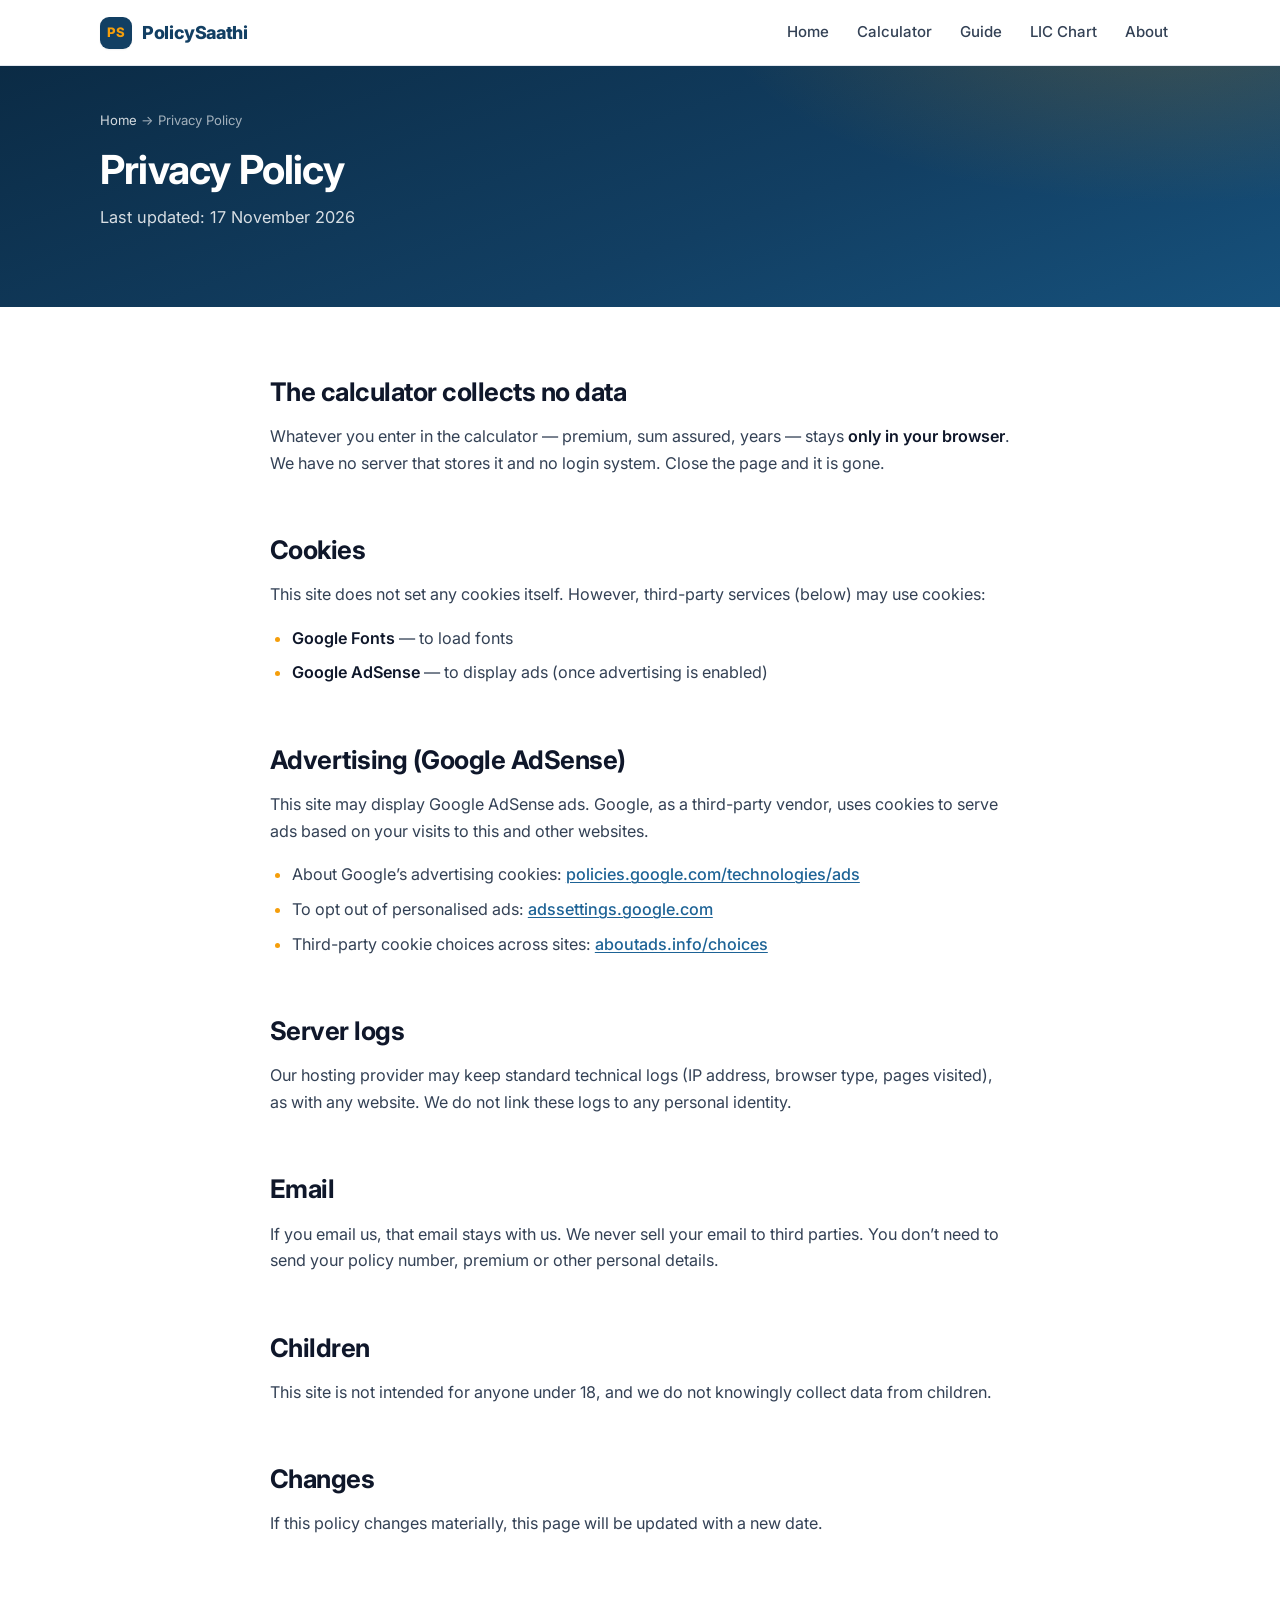
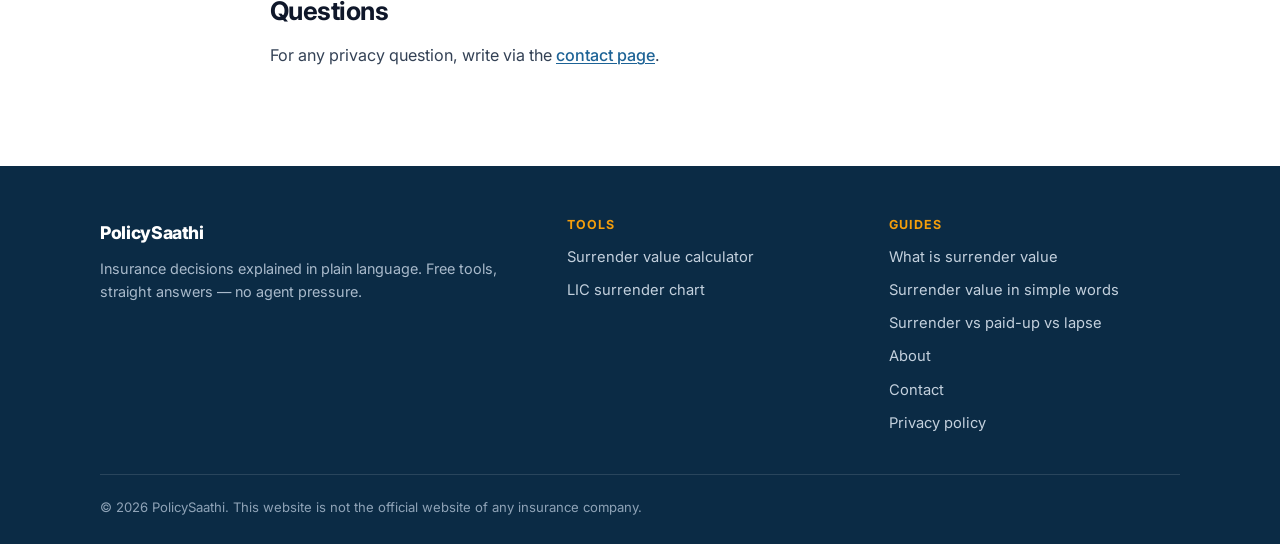
<file: privacy.html>
<!DOCTYPE html>
<html lang="en">
<head>
<meta charset="UTF-8">
<meta name="viewport" content="width=device-width, initial-scale=1">
<title>Privacy Policy — PolicySaathi</title>
<meta name="description" content="PolicySaathi privacy policy — what data is collected (and what isn’t), cookies, ads and your choices.">
<link rel="preconnect" href="https://fonts.googleapis.com">
<link rel="preconnect" href="https://fonts.gstatic.com" crossorigin>
<link href="https://fonts.googleapis.com/css2?family=Inter:wght@400;500;600;700;800&display=swap" rel="stylesheet">
<link rel="stylesheet" href="assets/style.css">
<link rel="icon" href="data:image/svg+xml,%3Csvg xmlns='http://www.w3.org/2000/svg' viewBox='0 0 64 64'%3E%3Crect width='64' height='64' rx='14' fill='%23123f63'/%3E%3Ctext x='32' y='44' font-size='34' font-family='Arial' font-weight='bold' fill='%23f59e0b' text-anchor='middle'%3EPS%3C/text%3E%3C/svg%3E">
<!--PS-SEO-->
<link rel="canonical" href="https://policysaathi.in/privacy.html">
<meta name="robots" content="index,follow,max-image-preview:large,max-snippet:-1">
<meta name="theme-color" content="#123f63">
<meta name="author" content="PolicySaathi">
<meta property="og:type" content="article">
<meta property="og:site_name" content="PolicySaathi">
<meta property="og:locale" content="en_IN">
<meta property="og:title" content="Privacy Policy — PolicySaathi">
<meta property="og:description" content="PolicySaathi privacy policy — what data is collected (and what isn’t), cookies, ads and your choices.">
<meta property="og:url" content="https://policysaathi.in/privacy.html">
<meta property="og:image" content="https://policysaathi.in/assets/og-image.png">
<meta property="og:image:width" content="1200">
<meta property="og:image:height" content="630">
<meta name="twitter:card" content="summary_large_image">
<meta name="twitter:title" content="Privacy Policy — PolicySaathi">
<meta name="twitter:description" content="PolicySaathi privacy policy — what data is collected (and what isn’t), cookies, ads and your choices.">
<meta name="twitter:image" content="https://policysaathi.in/assets/og-image.png">
<script type="application/ld+json">
[
 {
  "@context": "https://schema.org",
  "@type": [
   "Organization",
   "WebSite"
  ],
  "name": "PolicySaathi",
  "url": "https://policysaathi.in/",
  "description": "Insurance decisions explained in plain language. Free tools, straight answers.",
  "email": "hello@policysaathi.in",
  "inLanguage": "en-IN"
 },
 {
  "@context": "https://schema.org",
  "@type": "BreadcrumbList",
  "itemListElement": [
   {
    "@type": "ListItem",
    "position": 1,
    "name": "Home",
    "item": "https://policysaathi.in/index.html"
   },
   {
    "@type": "ListItem",
    "position": 2,
    "name": "Privacy Policy",
    "item": "https://policysaathi.in/privacy.html"
   }
  ]
 }
]
</script>
<!--/PS-SEO-->
</head>
<body>

<header class="site-header">
  <div class="container">
    <a class="brand" href="index.html"><span class="brand-mark">PS</span> PolicySaathi</a>
    <button class="nav-toggle" type="button" data-nav-toggle aria-expanded="false" aria-controls="main-nav" aria-label="Open menu">
        <span class="bar"></span><span class="bar"></span><span class="bar"></span>
      </button>
    <nav class="main-nav" id="main-nav" aria-label="Main">
      <a href="index.html">Home</a>
      <a href="surrender-value-calculator.html">Calculator</a>
      <a href="surrender-value-guide.html">Guide</a>
      <a href="lic-surrender-value-chart.html">LIC Chart</a>
      <a href="about.html">About</a>
    </nav>
  </div>
</header>

<section class="page-head">
  <div class="container">
    <div class="breadcrumb"><a href="index.html">Home</a> → Privacy Policy</div>
    <h1>Privacy Policy</h1>
    <p>Last updated: 17 November 2026</p>
  </div>
</section>

<section class="section">
  <div class="container narrow prose">
    <h2>The calculator collects no data</h2>
    <p>Whatever you enter in the calculator — premium, sum assured, years — stays <strong>only in your browser</strong>. We have no server that stores it and no login system. Close the page and it is gone.</p>

    <h2>Cookies</h2>
    <p>This site does not set any cookies itself. However, third-party services (below) may use cookies:</p>
    <ul>
      <li><strong>Google Fonts</strong> — to load fonts</li>
      <li><strong>Google AdSense</strong> — to display ads (once advertising is enabled)</li>
    </ul>

    <h2>Advertising (Google AdSense)</h2>
    <p>This site may display Google AdSense ads. Google, as a third-party vendor, uses cookies to serve ads based on your visits to this and other websites.</p>
    <ul>
      <li>About Google’s advertising cookies: <a href="https://policies.google.com/technologies/ads" rel="noopener">policies.google.com/technologies/ads</a></li>
      <li>To opt out of personalised ads: <a href="https://adssettings.google.com" rel="noopener">adssettings.google.com</a></li>
      <li>Third-party cookie choices across sites: <a href="https://www.aboutads.info/choices/" rel="noopener">aboutads.info/choices</a></li>
    </ul>

    <h2>Server logs</h2>
    <p>Our hosting provider may keep standard technical logs (IP address, browser type, pages visited), as with any website. We do not link these logs to any personal identity.</p>

    <h2>Email</h2>
    <p>If you email us, that email stays with us. We never sell your email to third parties. You don’t need to send your policy number, premium or other personal details.</p>

    <h2>Children</h2>
    <p>This site is not intended for anyone under 18, and we do not knowingly collect data from children.</p>

    <h2>Changes</h2>
    <p>If this policy changes materially, this page will be updated with a new date.</p>

    <h2>Questions</h2>
    <p>For any privacy question, write via the <a href="contact.html">contact page</a>.</p>
  </div>
</section>

<footer class="site-footer">
  <div class="container">
    <div class="footer-grid">
      <div>
        <div class="footer-brand">PolicySaathi</div>
        <p style="margin:0">Insurance decisions explained in plain language. Free tools, straight answers — no agent pressure.</p>
      </div>
      <div>
        <h4>Tools</h4>
        <a href="surrender-value-calculator.html">Surrender value calculator</a>
        <a href="lic-surrender-value-chart.html">LIC surrender chart</a>
      </div>
      <div>
        <h4>Guides</h4>
        <a href="surrender-value-guide.html">What is surrender value</a>
        <a href="surrender-value-kya-hai.html">Surrender value in simple words</a>
        <a href="surrender-vs-paid-up-vs-lapse.html">Surrender vs paid-up vs lapse</a>
        <a href="about.html">About</a>
        <a href="contact.html">Contact</a>
        <a href="privacy.html">Privacy policy</a>
      </div>
    </div>
    <div class="footer-bottom">
      <p style="margin:0">© 2026 PolicySaathi. This website is not the official website of any insurance company.</p>
    </div>
  </div>
</footer>

<script src="assets/app.js" defer></script>
</body>
</html>
</file>
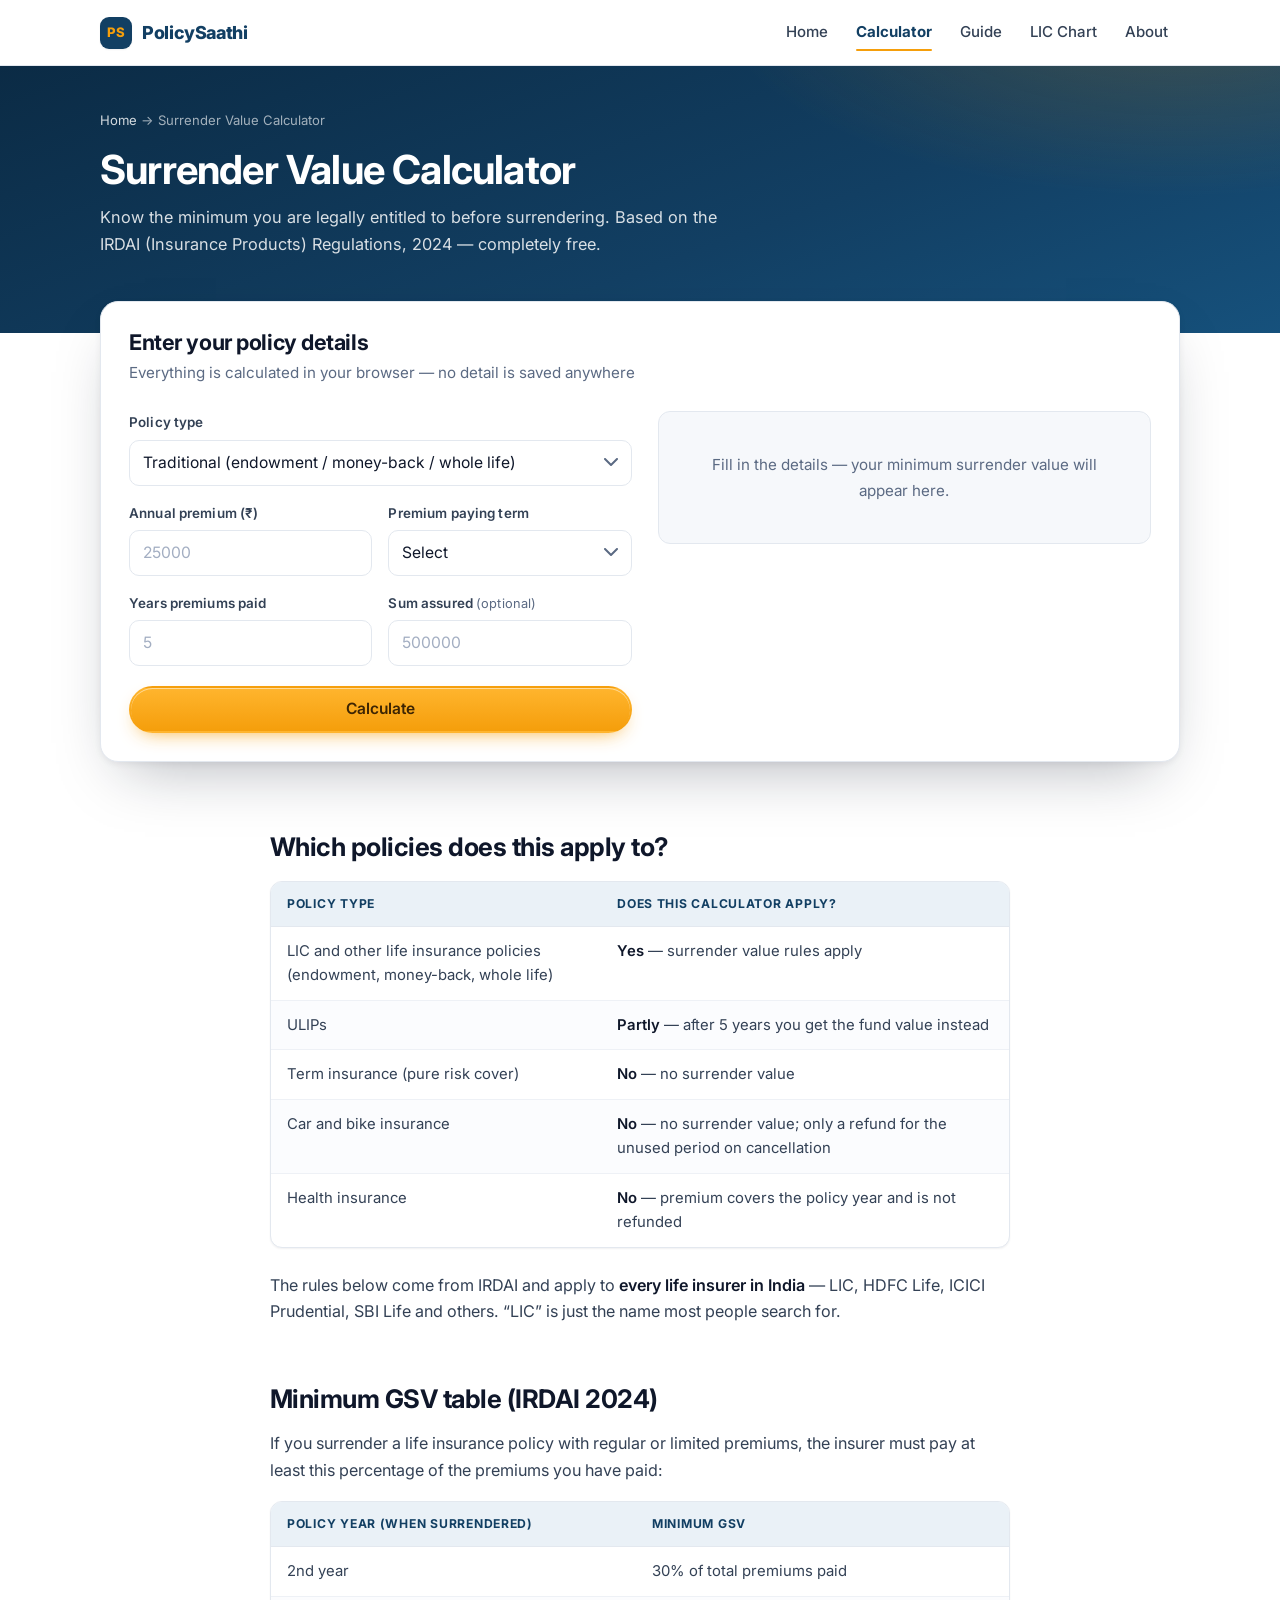
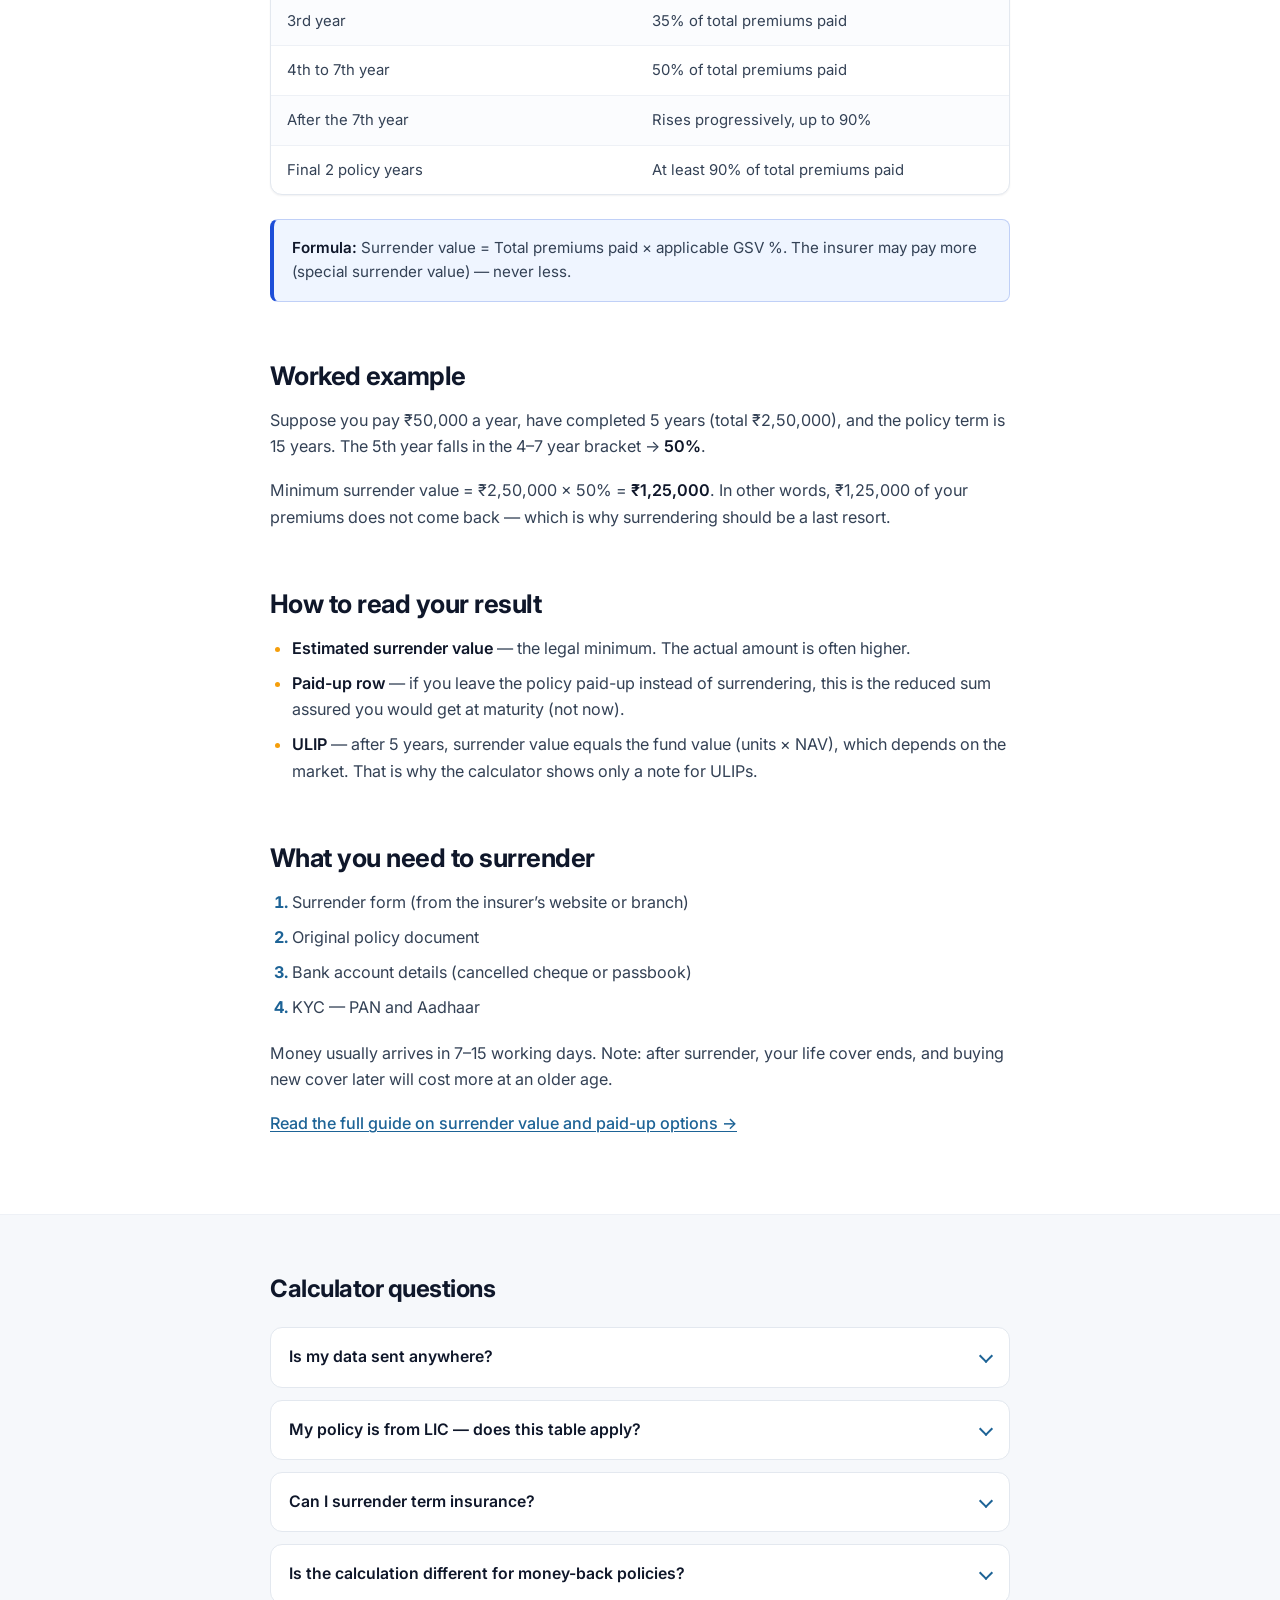
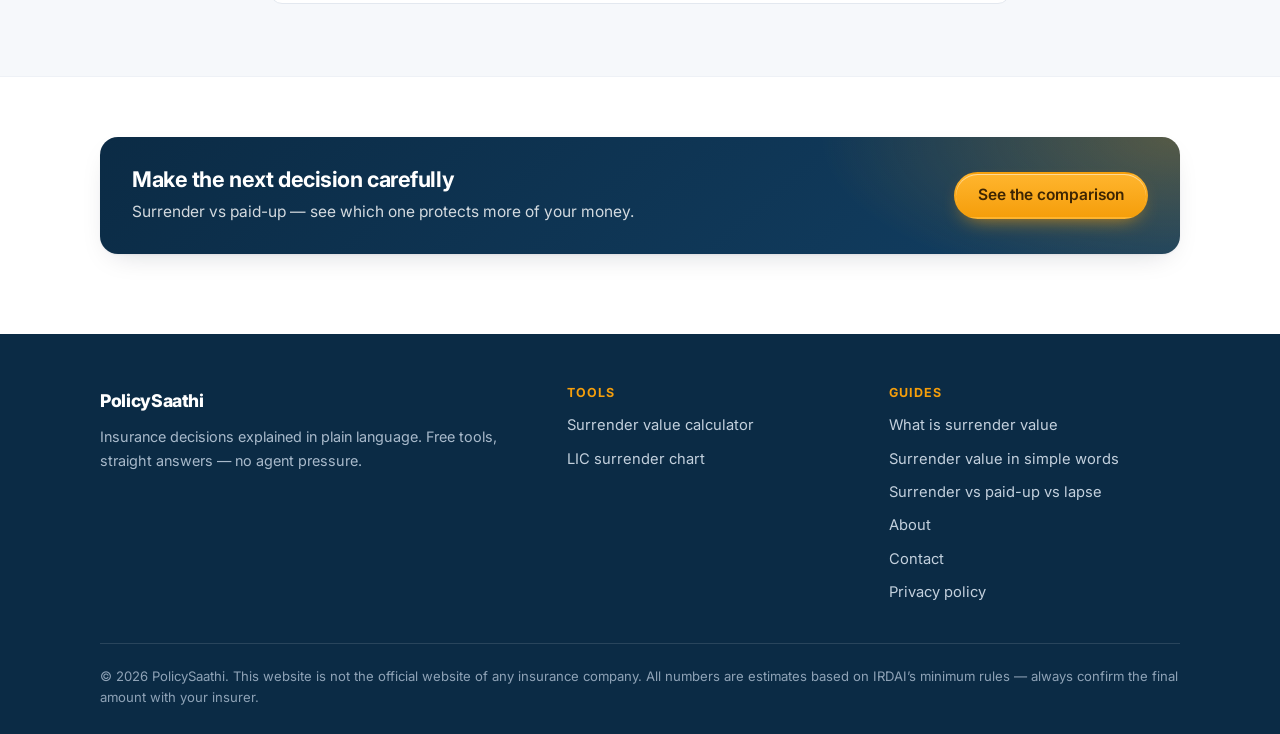
<file: surrender-value-calculator.html>
<!DOCTYPE html>
<html lang="en">
<head>
<meta charset="UTF-8">
<meta name="viewport" content="width=device-width, initial-scale=1">
<title>Surrender Value Calculator 2026 — Free, Based on IRDAI Rules | PolicySaathi</title>
<meta name="description" content="Life insurance surrender value calculator. Enter your premium and years paid to see the minimum surrender value instantly — based on the IRDAI 2024 GSV table. Free, no signup.">
<link rel="preconnect" href="https://fonts.googleapis.com">
<link rel="preconnect" href="https://fonts.gstatic.com" crossorigin>
<link href="https://fonts.googleapis.com/css2?family=Inter:wght@400;500;600;700;800&display=swap" rel="stylesheet">
<link rel="stylesheet" href="assets/style.css">
<link rel="icon" href="data:image/svg+xml,%3Csvg xmlns='http://www.w3.org/2000/svg' viewBox='0 0 64 64'%3E%3Crect width='64' height='64' rx='14' fill='%23123f63'/%3E%3Ctext x='32' y='44' font-size='34' font-family='Arial' font-weight='bold' fill='%23f59e0b' text-anchor='middle'%3EPS%3C/text%3E%3C/svg%3E">
<!--PS-SEO-->
<link rel="canonical" href="https://policysaathi.in/surrender-value-calculator.html">
<meta name="robots" content="index,follow,max-image-preview:large,max-snippet:-1">
<meta name="theme-color" content="#123f63">
<meta name="author" content="PolicySaathi">
<meta property="og:type" content="article">
<meta property="og:site_name" content="PolicySaathi">
<meta property="og:locale" content="en_IN">
<meta property="og:title" content="Surrender Value Calculator 2026 — Free, Based on IRDAI Rules | PolicySaathi">
<meta property="og:description" content="Life insurance surrender value calculator. Enter your premium and years paid to see the minimum surrender value instantly — based on the IRDAI 2024 GSV table. Free, no signup.">
<meta property="og:url" content="https://policysaathi.in/surrender-value-calculator.html">
<meta property="og:image" content="https://policysaathi.in/assets/og-image.png">
<meta property="og:image:width" content="1200">
<meta property="og:image:height" content="630">
<meta name="twitter:card" content="summary_large_image">
<meta name="twitter:title" content="Surrender Value Calculator 2026 — Free, Based on IRDAI Rules | PolicySaathi">
<meta name="twitter:description" content="Life insurance surrender value calculator. Enter your premium and years paid to see the minimum surrender value instantly — based on the IRDAI 2024 GSV table. Free, no signup.">
<meta name="twitter:image" content="https://policysaathi.in/assets/og-image.png">
<script type="application/ld+json">
[
 {
  "@context": "https://schema.org",
  "@type": [
   "Organization",
   "WebSite"
  ],
  "name": "PolicySaathi",
  "url": "https://policysaathi.in/",
  "description": "Insurance decisions explained in plain language. Free tools, straight answers.",
  "email": "hello@policysaathi.in",
  "inLanguage": "en-IN"
 },
 {
  "@context": "https://schema.org",
  "@type": "BreadcrumbList",
  "itemListElement": [
   {
    "@type": "ListItem",
    "position": 1,
    "name": "Home",
    "item": "https://policysaathi.in/index.html"
   },
   {
    "@type": "ListItem",
    "position": 2,
    "name": "Surrender Value Calculator",
    "item": "https://policysaathi.in/surrender-value-calculator.html"
   }
  ]
 },
 {
  "@context": "https://schema.org",
  "@type": "FAQPage",
  "mainEntity": [
   {
    "@type": "Question",
    "name": "Is my data sent anywhere?",
    "acceptedAnswer": {
     "@type": "Answer",
     "text": "No. The entire calculation runs in your browser — no premium or sum assured ever reaches our server. The calculator works even without an internet connection once the page has loaded."
    }
   },
   {
    "@type": "Question",
    "name": "My policy is from LIC — does this table apply?",
    "acceptedAnswer": {
     "@type": "Answer",
     "text": "Yes. IRDAI rules apply to every life insurer, including LIC. However, policies bought before October 2024 may follow older, product-specific surrender rules — check the surrender value table in your policy document."
    }
   },
   {
    "@type": "Question",
    "name": "Can I surrender term insurance?",
    "acceptedAnswer": {
     "@type": "Answer",
     "text": "Pure term plans generally have no surrender value, because there is no savings component — the premium pays for the life cover."
    }
   },
   {
    "@type": "Question",
    "name": "Is the calculation different for money-back policies?",
    "acceptedAnswer": {
     "@type": "Answer",
     "text": "Yes. If you have already received survival benefits, those are deducted from the GSV. In that case the calculator shows an upper-bound estimate — get the exact figure from your insurer."
    }
   }
  ]
 },
 {
  "@context": "https://schema.org",
  "@type": "WebApplication",
  "name": "Surrender Value Calculator",
  "url": "https://policysaathi.in/surrender-value-calculator.html",
  "applicationCategory": "FinanceApplication",
  "operatingSystem": "Any",
  "browserRequirements": "Requires JavaScript",
  "inLanguage": "en-IN",
  "description": "Free life insurance surrender value calculator based on the IRDAI 2024 minimum GSV rules.",
  "offers": {
   "@type": "Offer",
   "price": "0",
   "priceCurrency": "INR"
  }
 }
]
</script>
<!--/PS-SEO-->
</head>
<body>

<header class="site-header">
  <div class="container">
    <a class="brand" href="index.html"><span class="brand-mark">PS</span> PolicySaathi</a>
    <button class="nav-toggle" type="button" data-nav-toggle aria-expanded="false" aria-controls="main-nav" aria-label="Open menu">
        <span class="bar"></span><span class="bar"></span><span class="bar"></span>
      </button>
    <nav class="main-nav" id="main-nav" aria-label="Main">
      <a href="index.html">Home</a>
      <a href="surrender-value-calculator.html" aria-current="page">Calculator</a>
      <a href="surrender-value-guide.html">Guide</a>
      <a href="lic-surrender-value-chart.html">LIC Chart</a>
      <a href="about.html">About</a>
    </nav>
  </div>
</header>

<section class="page-head">
  <div class="container">
    <div class="breadcrumb"><a href="index.html">Home</a> → Surrender Value Calculator</div>
    <h1>Surrender Value Calculator</h1>
    <p>Know the minimum you are legally entitled to before surrendering. Based on the IRDAI (Insurance Products) Regulations, 2024 — completely free.</p>
  </div>
</section>

<div class="container" style="margin-top:-32px;position:relative;z-index:5">
  <div class="calc" data-calc>
    <div class="calc-head">
      <h2>Enter your policy details</h2>
      <p>Everything is calculated in your browser — no detail is saved anywhere</p>
    </div>

    <form class="calc-inputs" autocomplete="off">
      <div class="field">
        <label for="policyType">Policy type</label>
        <select id="policyType" name="policyType">
          <option value="traditional">Traditional (endowment / money-back / whole life)</option>
          <option value="ulip">ULIP (market-linked)</option>
        </select>
      </div>
      <div class="field-row">
        <div class="field">
          <label for="premium">Annual premium (₹)</label>
          <input id="premium" name="premium" type="number" inputmode="numeric" min="500" step="500" placeholder="25000">
        </div>
        <div class="field">
          <label for="term">Premium paying term</label>
          <select id="term" name="term">
            <option value="">Select</option>
            <option>5</option><option>7</option><option>10</option><option>12</option>
            <option>15</option><option>20</option><option>25</option><option>30</option>
          </select>
        </div>
      </div>
      <div class="field-row">
        <div class="field">
          <label for="yearsPaid">Years premiums paid</label>
          <input id="yearsPaid" name="yearsPaid" type="number" inputmode="numeric" min="1" max="30" placeholder="5">
        </div>
        <div class="field">
          <label for="sumAssured">Sum assured <span class="hint">(optional)</span></label>
          <input id="sumAssured" name="sumAssured" type="number" inputmode="numeric" min="0" step="10000" placeholder="500000">
        </div>
      </div>
      <button class="btn btn-primary" type="submit">Calculate</button>
    </form>

    <div class="calc-result" data-result aria-live="polite">
      <p class="result-empty">Fill in the details — your minimum surrender value will appear here.</p>
    </div>
  </div>
</div>

<section class="section">
  <div class="container narrow prose">
    <h2>Which policies does this apply to?</h2>
    <div class="table-scroll">
      <table class="data">
        <thead><tr><th>Policy type</th><th>Does this calculator apply?</th></tr></thead>
        <tbody>
          <tr><td>LIC and other life insurance policies (endowment, money-back, whole life)</td><td><strong>Yes</strong> — surrender value rules apply</td></tr>
          <tr><td>ULIPs</td><td><strong>Partly</strong> — after 5 years you get the fund value instead</td></tr>
          <tr><td>Term insurance (pure risk cover)</td><td><strong>No</strong> — no surrender value</td></tr>
          <tr><td>Car and bike insurance</td><td><strong>No</strong> — no surrender value; only a refund for the unused period on cancellation</td></tr>
          <tr><td>Health insurance</td><td><strong>No</strong> — premium covers the policy year and is not refunded</td></tr>
        </tbody>
      </table>
    </div>
    <p>The rules below come from IRDAI and apply to <strong>every life insurer in India</strong> — LIC, HDFC Life, ICICI Prudential, SBI Life and others. “LIC” is just the name most people search for.</p>

    <h2>Minimum GSV table (IRDAI 2024)</h2>
    <p>If you surrender a life insurance policy with regular or limited premiums, the insurer must pay at least this percentage of the premiums you have paid:</p>
    <div class="table-scroll">
      <table class="data">
        <thead>
          <tr><th>Policy year (when surrendered)</th><th>Minimum GSV</th></tr>
        </thead>
        <tbody>
          <tr><td>2nd year</td><td>30% of total premiums paid</td></tr>
          <tr><td>3rd year</td><td>35% of total premiums paid</td></tr>
          <tr><td>4th to 7th year</td><td>50% of total premiums paid</td></tr>
          <tr><td>After the 7th year</td><td>Rises progressively, up to 90%</td></tr>
          <tr><td>Final 2 policy years</td><td>At least 90% of total premiums paid</td></tr>
        </tbody>
      </table>
    </div>
    <div class="callout info">
      <strong>Formula:</strong> Surrender value = Total premiums paid × applicable GSV %. The insurer may pay more (special surrender value) — never less.
    </div>

    <h2>Worked example</h2>
    <p>Suppose you pay ₹50,000 a year, have completed 5 years (total ₹2,50,000), and the policy term is 15 years. The 5th year falls in the 4–7 year bracket → <strong>50%</strong>.</p>
    <p>Minimum surrender value = ₹2,50,000 × 50% = <strong>₹1,25,000</strong>. In other words, ₹1,25,000 of your premiums does not come back — which is why surrendering should be a last resort.</p>

    <h2>How to read your result</h2>
    <ul>
      <li><strong>Estimated surrender value</strong> — the legal minimum. The actual amount is often higher.</li>
      <li><strong>Paid-up row</strong> — if you leave the policy paid-up instead of surrendering, this is the reduced sum assured you would get at maturity (not now).</li>
      <li><strong>ULIP</strong> — after 5 years, surrender value equals the fund value (units × NAV), which depends on the market. That is why the calculator shows only a note for ULIPs.</li>
    </ul>

    <h2>What you need to surrender</h2>
    <ol>
      <li>Surrender form (from the insurer’s website or branch)</li>
      <li>Original policy document</li>
      <li>Bank account details (cancelled cheque or passbook)</li>
      <li>KYC — PAN and Aadhaar</li>
    </ol>
    <p>Money usually arrives in 7–15 working days. Note: after surrender, your life cover ends, and buying new cover later will cost more at an older age.</p>

    <p><a href="surrender-value-guide.html">Read the full guide on surrender value and paid-up options →</a></p>
  </div>
</section>

<div class="container"><div class="ad-slot">Advertisement</div></div>

<section class="section alt">
  <div class="container narrow">
    <h2 style="margin-bottom:24px">Calculator questions</h2>
    <details class="faq">
      <summary>Is my data sent anywhere?</summary>
      <p>No. The entire calculation runs in your browser — no premium or sum assured ever reaches our server. The calculator works even without an internet connection once the page has loaded.</p>
    </details>
    <details class="faq">
      <summary>My policy is from LIC — does this table apply?</summary>
      <p>Yes. IRDAI rules apply to every life insurer, including LIC. However, policies bought before October 2024 may follow older, product-specific surrender rules — check the surrender value table in your policy document.</p>
    </details>
    <details class="faq">
      <summary>Can I surrender term insurance?</summary>
      <p>Pure term plans generally have no surrender value, because there is no savings component — the premium pays for the life cover.</p>
    </details>
    <details class="faq">
      <summary>Is the calculation different for money-back policies?</summary>
      <p>Yes. If you have already received survival benefits, those are deducted from the GSV. In that case the calculator shows an upper-bound estimate — get the exact figure from your insurer.</p>
    </details>
  </div>
</section>

<section class="section">
  <div class="container">
    <div class="cta-band">
      <div>
        <h2>Make the next decision carefully</h2>
        <p>Surrender vs paid-up — see which one protects more of your money.</p>
      </div>
      <a class="btn btn-primary" href="surrender-vs-paid-up-vs-lapse.html">See the comparison</a>
    </div>
  </div>
</section>

<footer class="site-footer">
  <div class="container">
    <div class="footer-grid">
      <div>
        <div class="footer-brand">PolicySaathi</div>
        <p style="margin:0">Insurance decisions explained in plain language. Free tools, straight answers — no agent pressure.</p>
      </div>
      <div>
        <h4>Tools</h4>
        <a href="surrender-value-calculator.html">Surrender value calculator</a>
        <a href="lic-surrender-value-chart.html">LIC surrender chart</a>
      </div>
      <div>
        <h4>Guides</h4>
        <a href="surrender-value-guide.html">What is surrender value</a>
        <a href="surrender-value-kya-hai.html">Surrender value in simple words</a>
        <a href="surrender-vs-paid-up-vs-lapse.html">Surrender vs paid-up vs lapse</a>
        <a href="about.html">About</a>
        <a href="contact.html">Contact</a>
        <a href="privacy.html">Privacy policy</a>
      </div>
    </div>
    <div class="footer-bottom">
      <p style="margin:0">© 2026 PolicySaathi. This website is not the official website of any insurance company. All numbers are estimates based on IRDAI’s minimum rules — always confirm the final amount with your insurer.</p>
    </div>
  </div>
</footer>
<script src="assets/surrender.js" defer></script>
<script src="assets/app.js" defer></script>
</body>
</html>
</file>
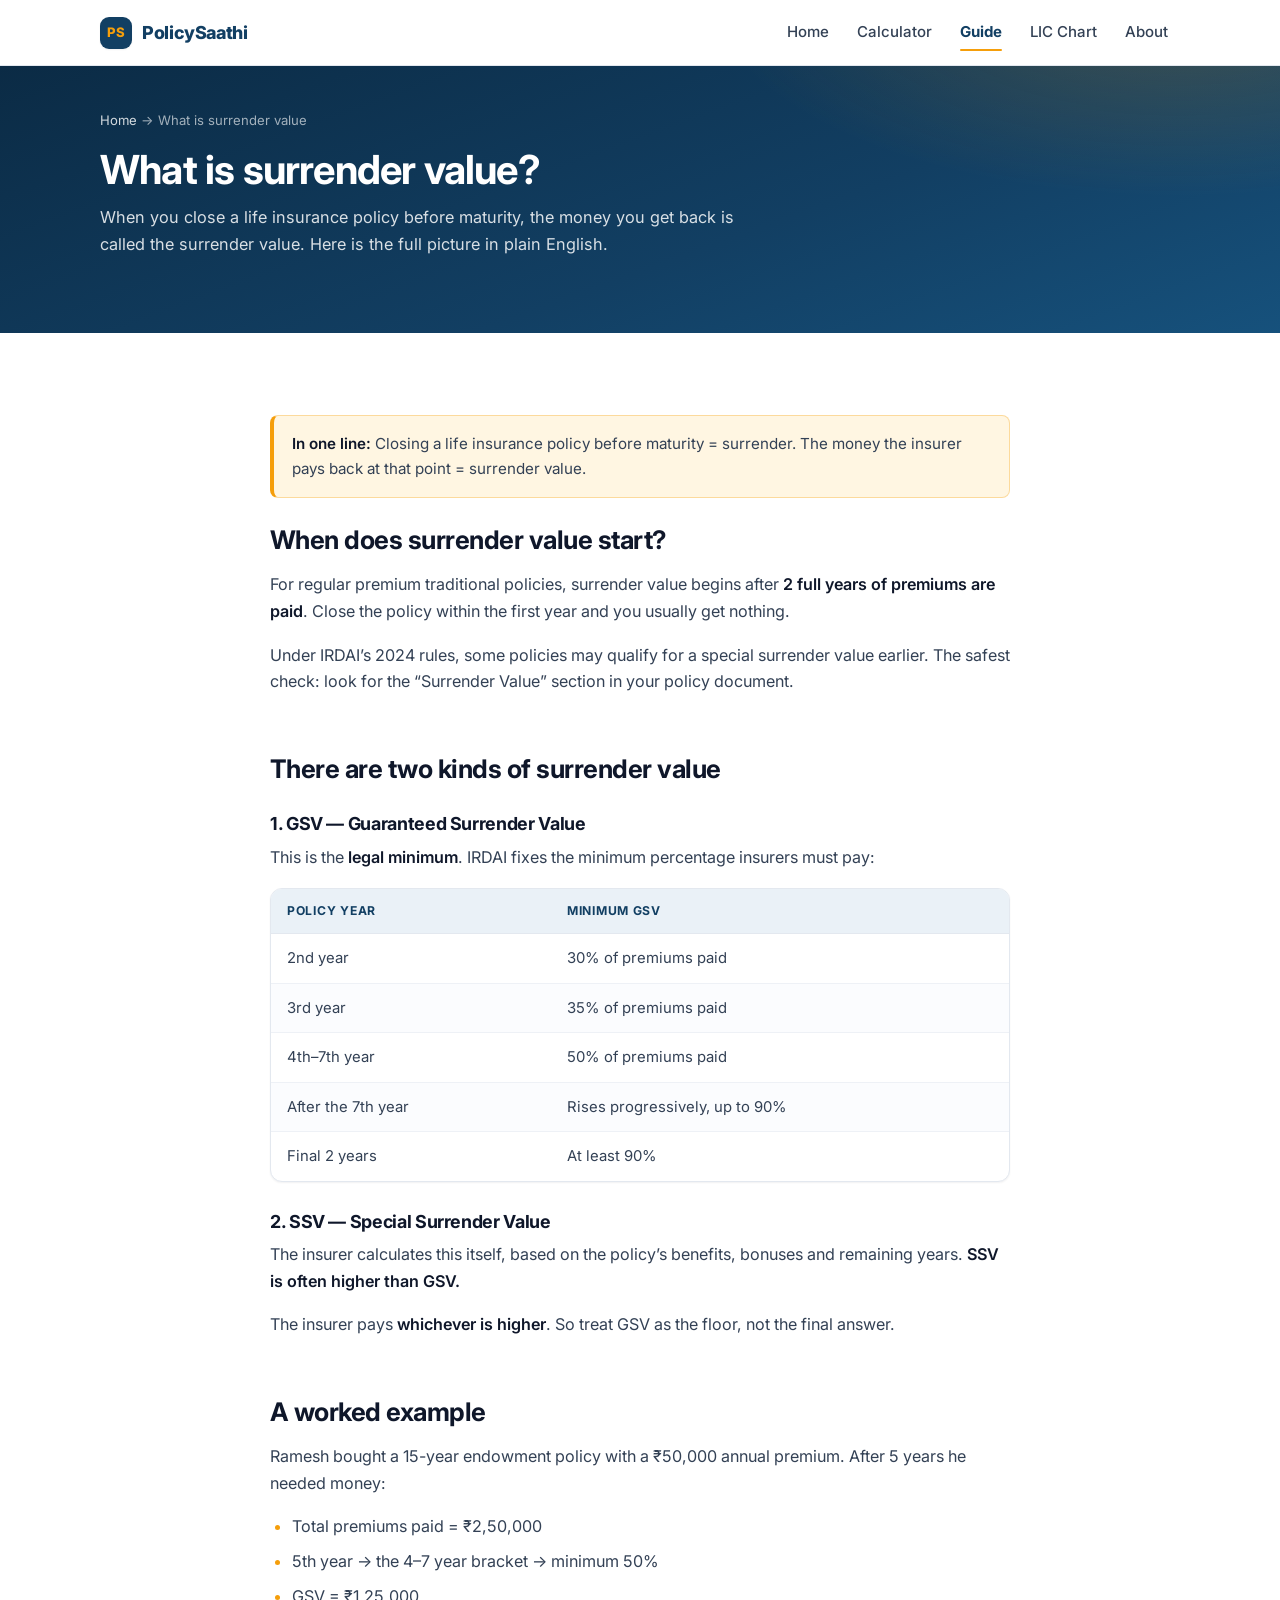
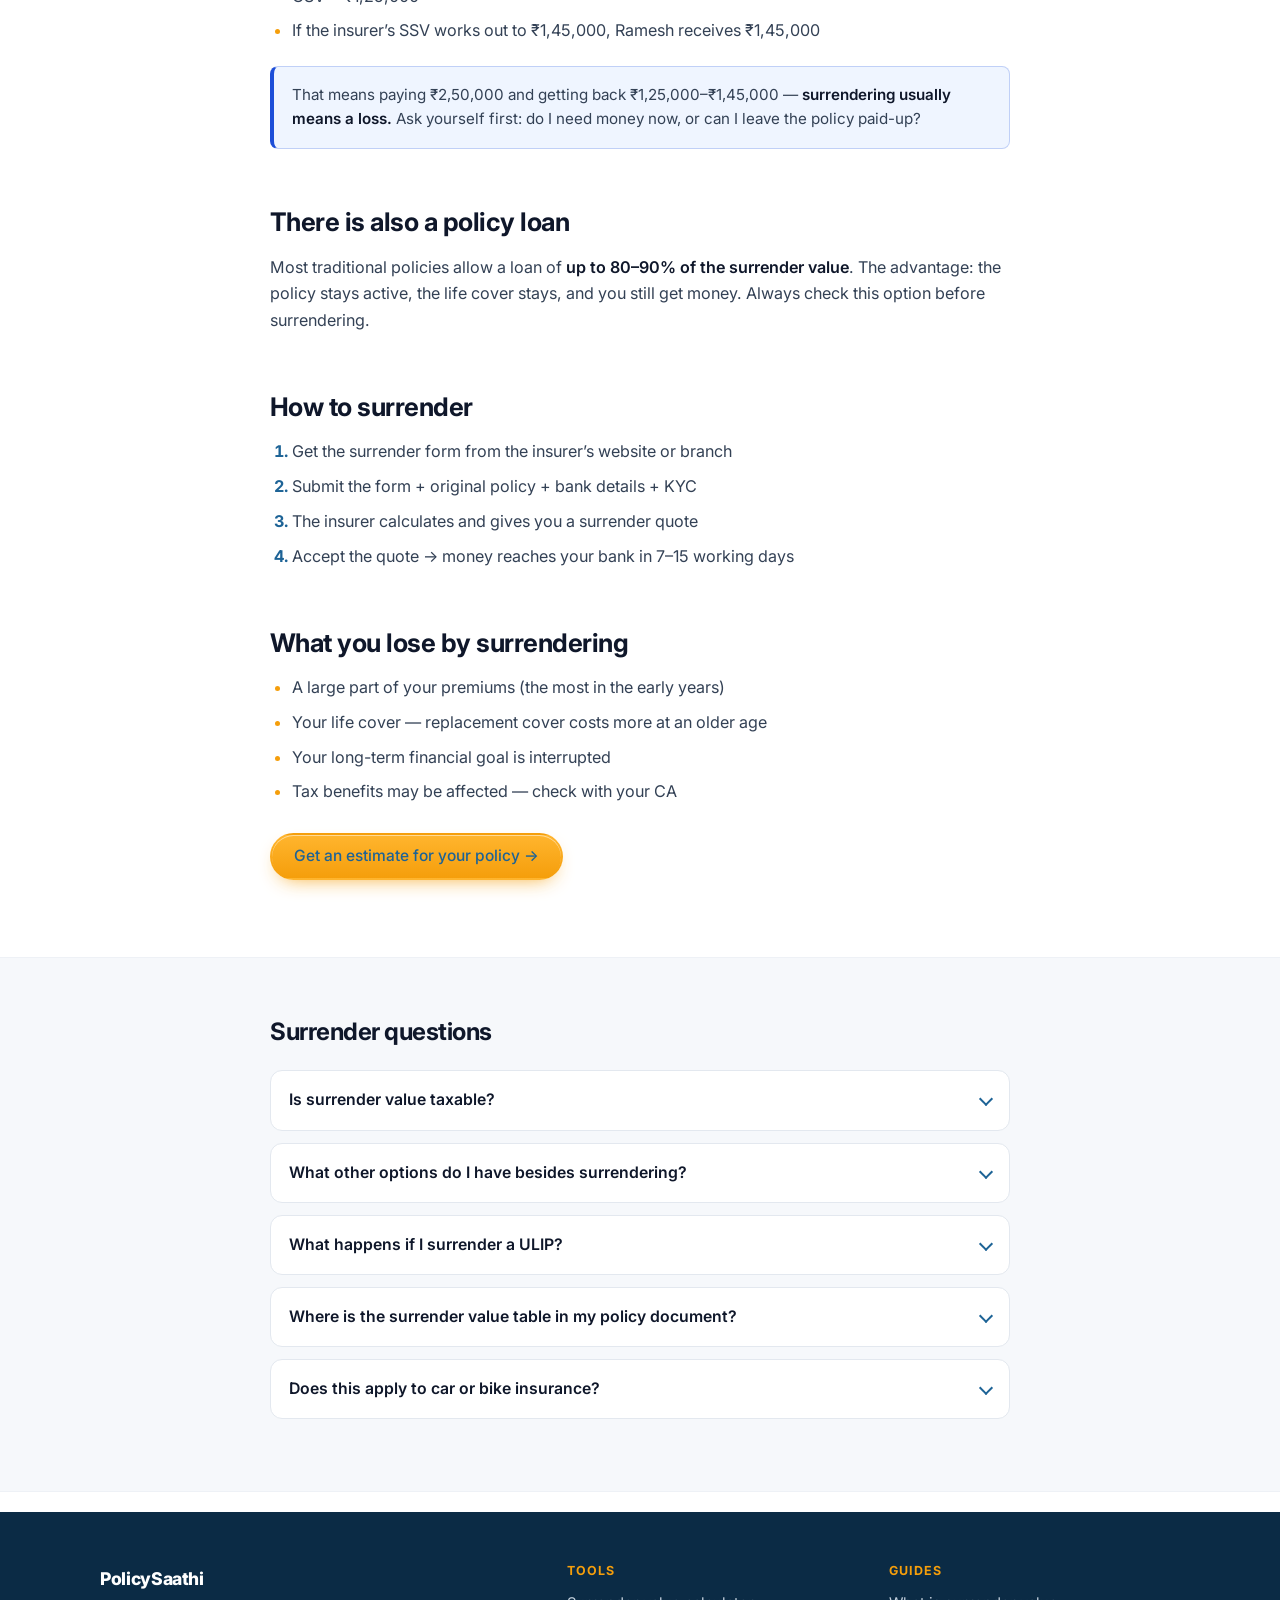
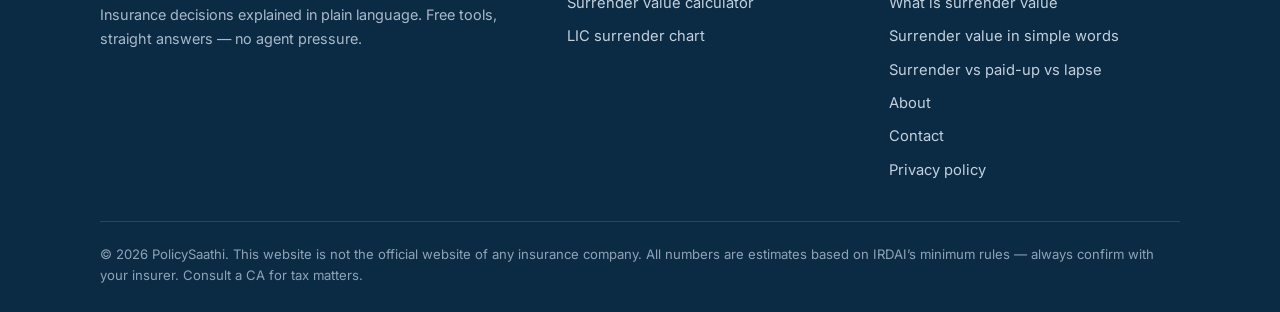
<file: surrender-value-guide.html>
<!DOCTYPE html>
<html lang="en">
<head>
<meta charset="UTF-8">
<meta name="viewport" content="width=device-width, initial-scale=1">
<title>What Is Surrender Value? GSV, SSV and Paid-up Value Explained | PolicySaathi</title>
<meta name="description" content="Surrender value explained in plain English — when it starts, GSV vs SSV, what you get when you close a policy early, with a worked example.">
<link rel="preconnect" href="https://fonts.googleapis.com">
<link rel="preconnect" href="https://fonts.gstatic.com" crossorigin>
<link href="https://fonts.googleapis.com/css2?family=Inter:wght@400;500;600;700;800&display=swap" rel="stylesheet">
<link rel="stylesheet" href="assets/style.css">
<link rel="icon" href="data:image/svg+xml,%3Csvg xmlns='http://www.w3.org/2000/svg' viewBox='0 0 64 64'%3E%3Crect width='64' height='64' rx='14' fill='%23123f63'/%3E%3Ctext x='32' y='44' font-size='34' font-family='Arial' font-weight='bold' fill='%23f59e0b' text-anchor='middle'%3EPS%3C/text%3E%3C/svg%3E">
<!--PS-SEO-->
<link rel="canonical" href="https://policysaathi.in/surrender-value-guide.html">
<meta name="robots" content="index,follow,max-image-preview:large,max-snippet:-1">
<meta name="theme-color" content="#123f63">
<meta name="author" content="PolicySaathi">
<meta property="og:type" content="article">
<meta property="og:site_name" content="PolicySaathi">
<meta property="og:locale" content="en_IN">
<meta property="og:title" content="What Is Surrender Value? GSV, SSV and Paid-up Value Explained | PolicySaathi">
<meta property="og:description" content="Surrender value explained in plain English — when it starts, GSV vs SSV, what you get when you close a policy early, with a worked example.">
<meta property="og:url" content="https://policysaathi.in/surrender-value-guide.html">
<meta property="og:image" content="https://policysaathi.in/assets/og-image.png">
<meta property="og:image:width" content="1200">
<meta property="og:image:height" content="630">
<meta name="twitter:card" content="summary_large_image">
<meta name="twitter:title" content="What Is Surrender Value? GSV, SSV and Paid-up Value Explained | PolicySaathi">
<meta name="twitter:description" content="Surrender value explained in plain English — when it starts, GSV vs SSV, what you get when you close a policy early, with a worked example.">
<meta name="twitter:image" content="https://policysaathi.in/assets/og-image.png">
<script type="application/ld+json">
[
 {
  "@context": "https://schema.org",
  "@type": [
   "Organization",
   "WebSite"
  ],
  "name": "PolicySaathi",
  "url": "https://policysaathi.in/",
  "description": "Insurance decisions explained in plain language. Free tools, straight answers.",
  "email": "hello@policysaathi.in",
  "inLanguage": "en-IN"
 },
 {
  "@context": "https://schema.org",
  "@type": "BreadcrumbList",
  "itemListElement": [
   {
    "@type": "ListItem",
    "position": 1,
    "name": "Home",
    "item": "https://policysaathi.in/index.html"
   },
   {
    "@type": "ListItem",
    "position": 2,
    "name": "What is surrender value",
    "item": "https://policysaathi.in/surrender-value-guide.html"
   }
  ]
 },
 {
  "@context": "https://schema.org",
  "@type": "FAQPage",
  "mainEntity": [
   {
    "@type": "Question",
    "name": "Is surrender value taxable?",
    "acceptedAnswer": {
     "@type": "Answer",
     "text": "For traditional policies, surrender value is generally not taxed if the premiums fall within the 80C limit and policy conditions are met. For ULIPs with annual premiums above ₹2.5 lakh, gains are taxable. This is general information — confirm with your CA."
    }
   },
   {
    "@type": "Question",
    "name": "What other options do I have besides surrendering?",
    "acceptedAnswer": {
     "@type": "Answer",
     "text": "Three options: surrender (money now, policy ends), paid-up (stop premiums, smaller payout at maturity, cover continues), lapse (stop everything, usually nothing). See the full comparison here ."
    }
   },
   {
    "@type": "Question",
    "name": "What happens if I surrender a ULIP?",
    "acceptedAnswer": {
     "@type": "Answer",
     "text": "Before 5 years: IRDAI’s minimum table applies (GSV). After 5 years: you get the current value of your funds — which may be lower or higher depending on the market."
    }
   },
   {
    "@type": "Question",
    "name": "Where is the surrender value table in my policy document?",
    "acceptedAnswer": {
     "@type": "Answer",
     "text": "Near the end of the policy, under “Surrender Value” or “Non-forfeiture”. It lists the percentage for each year — that is your insurer’s actual figure, more accurate than any calculator."
    }
   },
   {
    "@type": "Question",
    "name": "Does this apply to car or bike insurance?",
    "acceptedAnswer": {
     "@type": "Answer",
     "text": "No. Vehicle insurance has no surrender value. On cancellation (for example, after selling the vehicle), the insurer refunds the premium for the unused period minus a small charge. This guide is about life insurance only."
    }
   }
  ]
 }
]
</script>
<!--/PS-SEO-->
</head>
<body>

<header class="site-header">
  <div class="container">
    <a class="brand" href="index.html"><span class="brand-mark">PS</span> PolicySaathi</a>
    <button class="nav-toggle" type="button" data-nav-toggle aria-expanded="false" aria-controls="main-nav" aria-label="Open menu">
        <span class="bar"></span><span class="bar"></span><span class="bar"></span>
      </button>
    <nav class="main-nav" id="main-nav" aria-label="Main">
      <a href="index.html">Home</a>
      <a href="surrender-value-calculator.html">Calculator</a>
      <a href="surrender-value-guide.html" aria-current="page">Guide</a>
      <a href="lic-surrender-value-chart.html">LIC Chart</a>
      <a href="about.html">About</a>
    </nav>
  </div>
</header>

<section class="page-head">
  <div class="container">
    <div class="breadcrumb"><a href="index.html">Home</a> → What is surrender value</div>
    <h1>What is surrender value?</h1>
    <p>When you close a life insurance policy before maturity, the money you get back is called the surrender value. Here is the full picture in plain English.</p>
  </div>
</section>

<section class="section">
  <div class="container narrow prose">
    <div class="callout">
      <strong>In one line:</strong> Closing a life insurance policy before maturity = surrender. The money the insurer pays back at that point = surrender value.
    </div>

    <h2>When does surrender value start?</h2>
    <p>For regular premium traditional policies, surrender value begins after <strong>2 full years of premiums are paid</strong>. Close the policy within the first year and you usually get nothing.</p>
    <p>Under IRDAI’s 2024 rules, some policies may qualify for a special surrender value earlier. The safest check: look for the “Surrender Value” section in your policy document.</p>

    <h2>There are two kinds of surrender value</h2>

    <h3>1. GSV — Guaranteed Surrender Value</h3>
    <p>This is the <strong>legal minimum</strong>. IRDAI fixes the minimum percentage insurers must pay:</p>
    <div class="table-scroll">
      <table class="data">
        <thead><tr><th>Policy year</th><th>Minimum GSV</th></tr></thead>
        <tbody>
          <tr><td>2nd year</td><td>30% of premiums paid</td></tr>
          <tr><td>3rd year</td><td>35% of premiums paid</td></tr>
          <tr><td>4th–7th year</td><td>50% of premiums paid</td></tr>
          <tr><td>After the 7th year</td><td>Rises progressively, up to 90%</td></tr>
          <tr><td>Final 2 years</td><td>At least 90%</td></tr>
        </tbody>
      </table>
    </div>

    <h3>2. SSV — Special Surrender Value</h3>
    <p>The insurer calculates this itself, based on the policy’s benefits, bonuses and remaining years. <strong>SSV is often higher than GSV.</strong></p>
    <p>The insurer pays <strong>whichever is higher</strong>. So treat GSV as the floor, not the final answer.</p>

    <h2>A worked example</h2>
    <p>Ramesh bought a 15-year endowment policy with a ₹50,000 annual premium. After 5 years he needed money:</p>
    <ul>
      <li>Total premiums paid = ₹2,50,000</li>
      <li>5th year → the 4–7 year bracket → minimum 50%</li>
      <li>GSV = ₹1,25,000</li>
      <li>If the insurer’s SSV works out to ₹1,45,000, Ramesh receives ₹1,45,000</li>
    </ul>
    <div class="callout info">
      That means paying ₹2,50,000 and getting back ₹1,25,000–₹1,45,000 — <strong>surrendering usually means a loss.</strong> Ask yourself first: do I need money now, or can I leave the policy paid-up?
    </div>

    <h2>There is also a policy loan</h2>
    <p>Most traditional policies allow a loan of <strong>up to 80–90% of the surrender value</strong>. The advantage: the policy stays active, the life cover stays, and you still get money. Always check this option before surrendering.</p>

    <h2>How to surrender</h2>
    <ol>
      <li>Get the surrender form from the insurer’s website or branch</li>
      <li>Submit the form + original policy + bank details + KYC</li>
      <li>The insurer calculates and gives you a surrender quote</li>
      <li>Accept the quote → money reaches your bank in 7–15 working days</li>
    </ol>

    <h2>What you lose by surrendering</h2>
    <ul>
      <li>A large part of your premiums (the most in the early years)</li>
      <li>Your life cover — replacement cover costs more at an older age</li>
      <li>Your long-term financial goal is interrupted</li>
      <li>Tax benefits may be affected — check with your CA</li>
    </ul>

    <p style="margin-top:28px"><a class="btn btn-primary" href="surrender-value-calculator.html">Get an estimate for your policy →</a></p>
  </div>
</section>

<div class="container"><div class="ad-slot">Advertisement</div></div>

<section class="section alt">
  <div class="container narrow">
    <h2 style="margin-bottom:24px">Surrender questions</h2>
    <details class="faq">
      <summary>Is surrender value taxable?</summary>
      <p>For traditional policies, surrender value is generally not taxed if the premiums fall within the 80C limit and policy conditions are met. For ULIPs with annual premiums above ₹2.5 lakh, gains are taxable. This is general information — confirm with your CA.</p>
    </details>
    <details class="faq">
      <summary>What other options do I have besides surrendering?</summary>
      <p>Three options: <strong>surrender</strong> (money now, policy ends), <strong>paid-up</strong> (stop premiums, smaller payout at maturity, cover continues), <strong>lapse</strong> (stop everything, usually nothing). See the full comparison <a href="surrender-vs-paid-up-vs-lapse.html">here</a>.</p>
    </details>
    <details class="faq">
      <summary>What happens if I surrender a ULIP?</summary>
      <p>Before 5 years: IRDAI’s minimum table applies (GSV). After 5 years: you get the current value of your funds — which may be lower or higher depending on the market.</p>
    </details>
    <details class="faq">
      <summary>Where is the surrender value table in my policy document?</summary>
      <p>Near the end of the policy, under “Surrender Value” or “Non-forfeiture”. It lists the percentage for each year — that is your insurer’s actual figure, more accurate than any calculator.</p>
    </details>
    <details class="faq">
      <summary>Does this apply to car or bike insurance?</summary>
      <p>No. Vehicle insurance has no surrender value. On cancellation (for example, after selling the vehicle), the insurer refunds the premium for the unused period minus a small charge. This guide is about <strong>life insurance</strong> only.</p>
    </details>
  </div>
</section>

<footer class="site-footer">
  <div class="container">
    <div class="footer-grid">
      <div>
        <div class="footer-brand">PolicySaathi</div>
        <p style="margin:0">Insurance decisions explained in plain language. Free tools, straight answers — no agent pressure.</p>
      </div>
      <div>
        <h4>Tools</h4>
        <a href="surrender-value-calculator.html">Surrender value calculator</a>
        <a href="lic-surrender-value-chart.html">LIC surrender chart</a>
      </div>
      <div>
        <h4>Guides</h4>
        <a href="surrender-value-guide.html">What is surrender value</a>
        <a href="surrender-value-kya-hai.html">Surrender value in simple words</a>
        <a href="surrender-vs-paid-up-vs-lapse.html">Surrender vs paid-up vs lapse</a>
        <a href="about.html">About</a>
        <a href="contact.html">Contact</a>
        <a href="privacy.html">Privacy policy</a>
      </div>
    </div>
    <div class="footer-bottom">
      <p style="margin:0">© 2026 PolicySaathi. This website is not the official website of any insurance company. All numbers are estimates based on IRDAI’s minimum rules — always confirm with your insurer. Consult a CA for tax matters.</p>
    </div>
  </div>
</footer>

<script src="assets/app.js" defer></script>
</body>
</html>
</file>
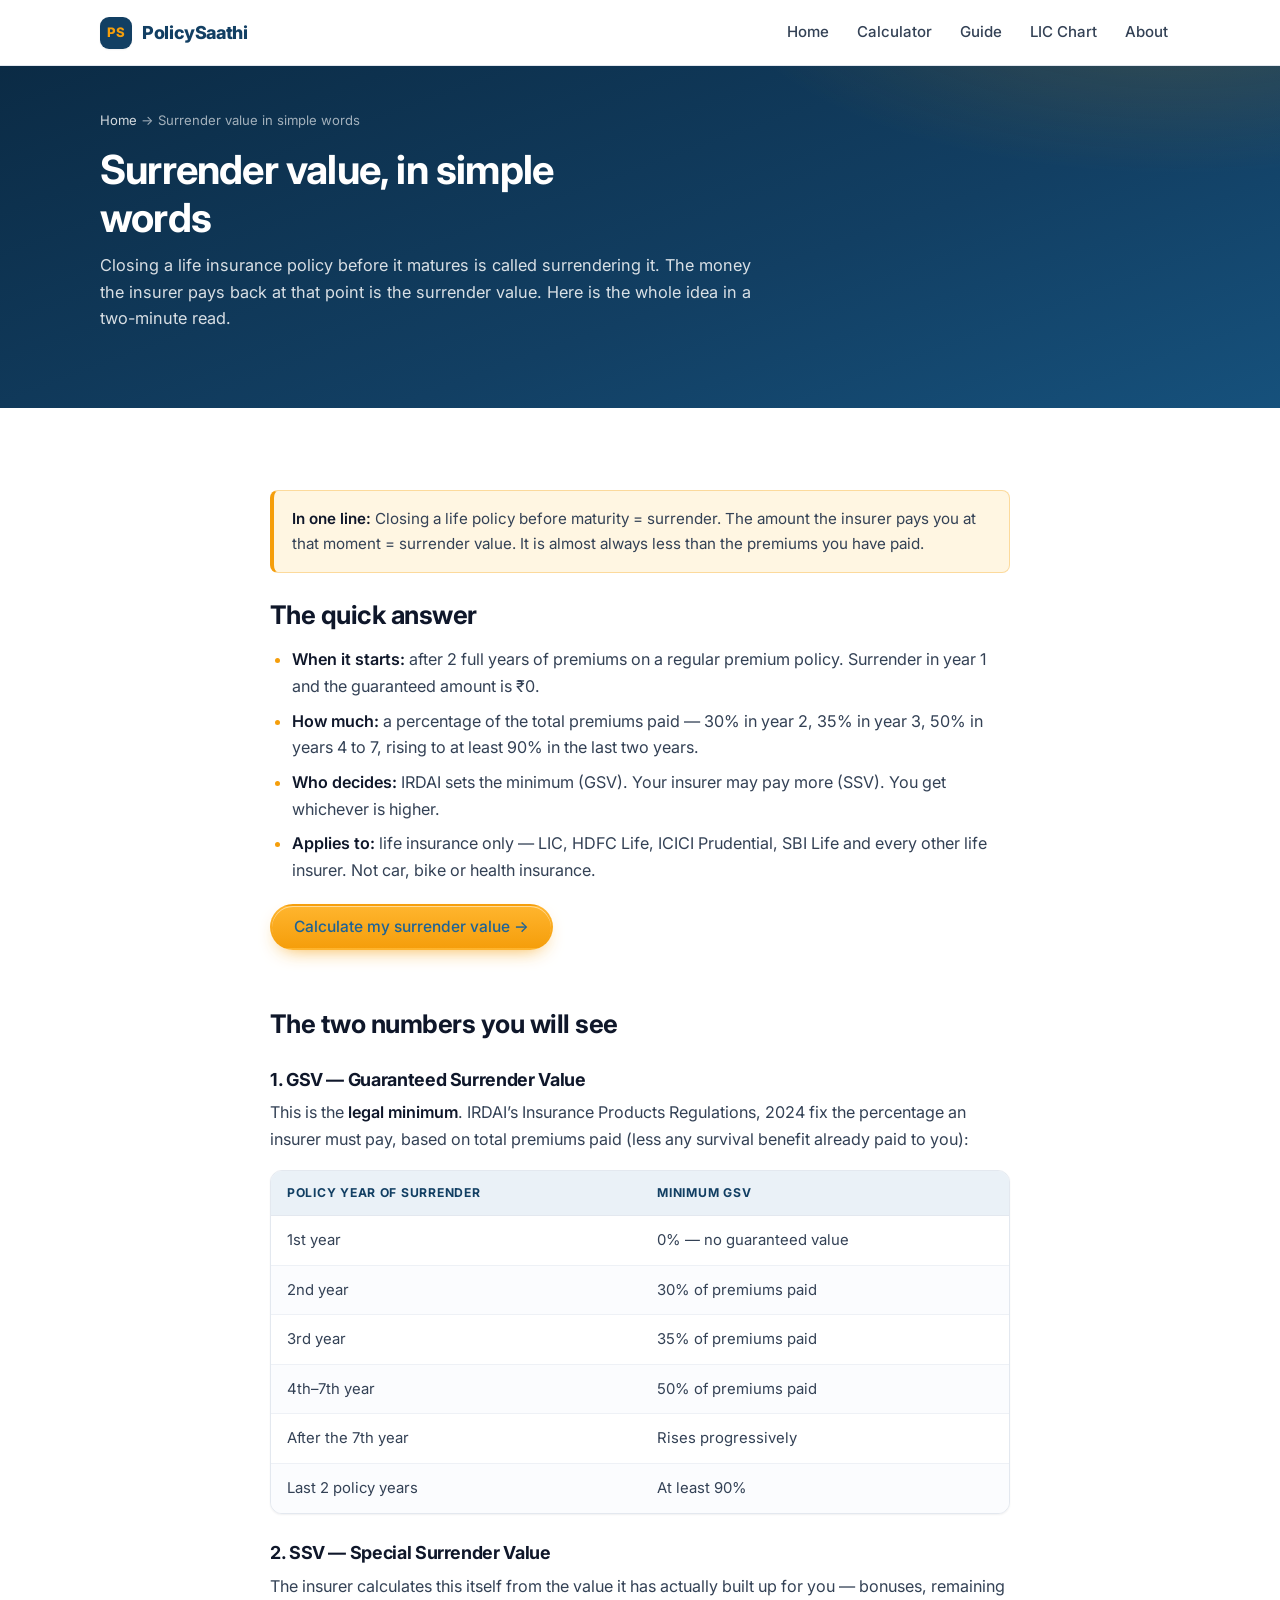
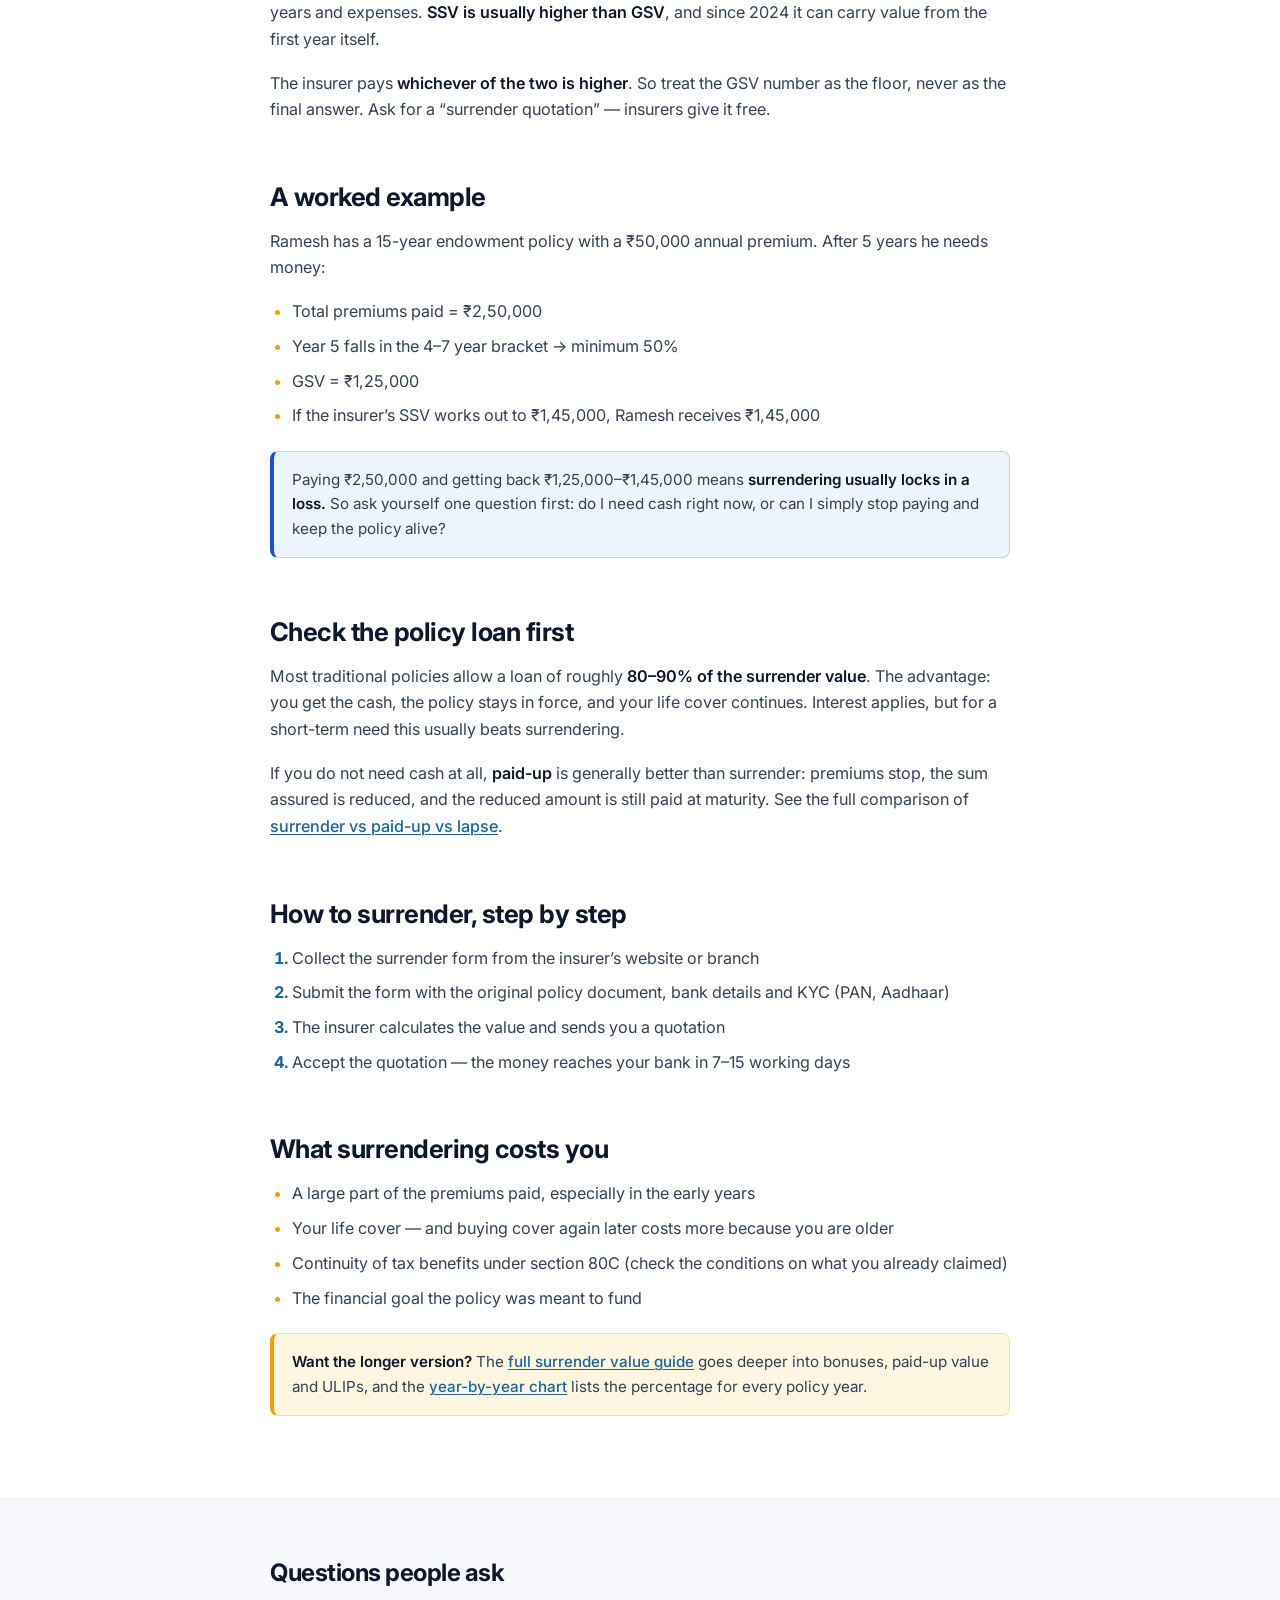
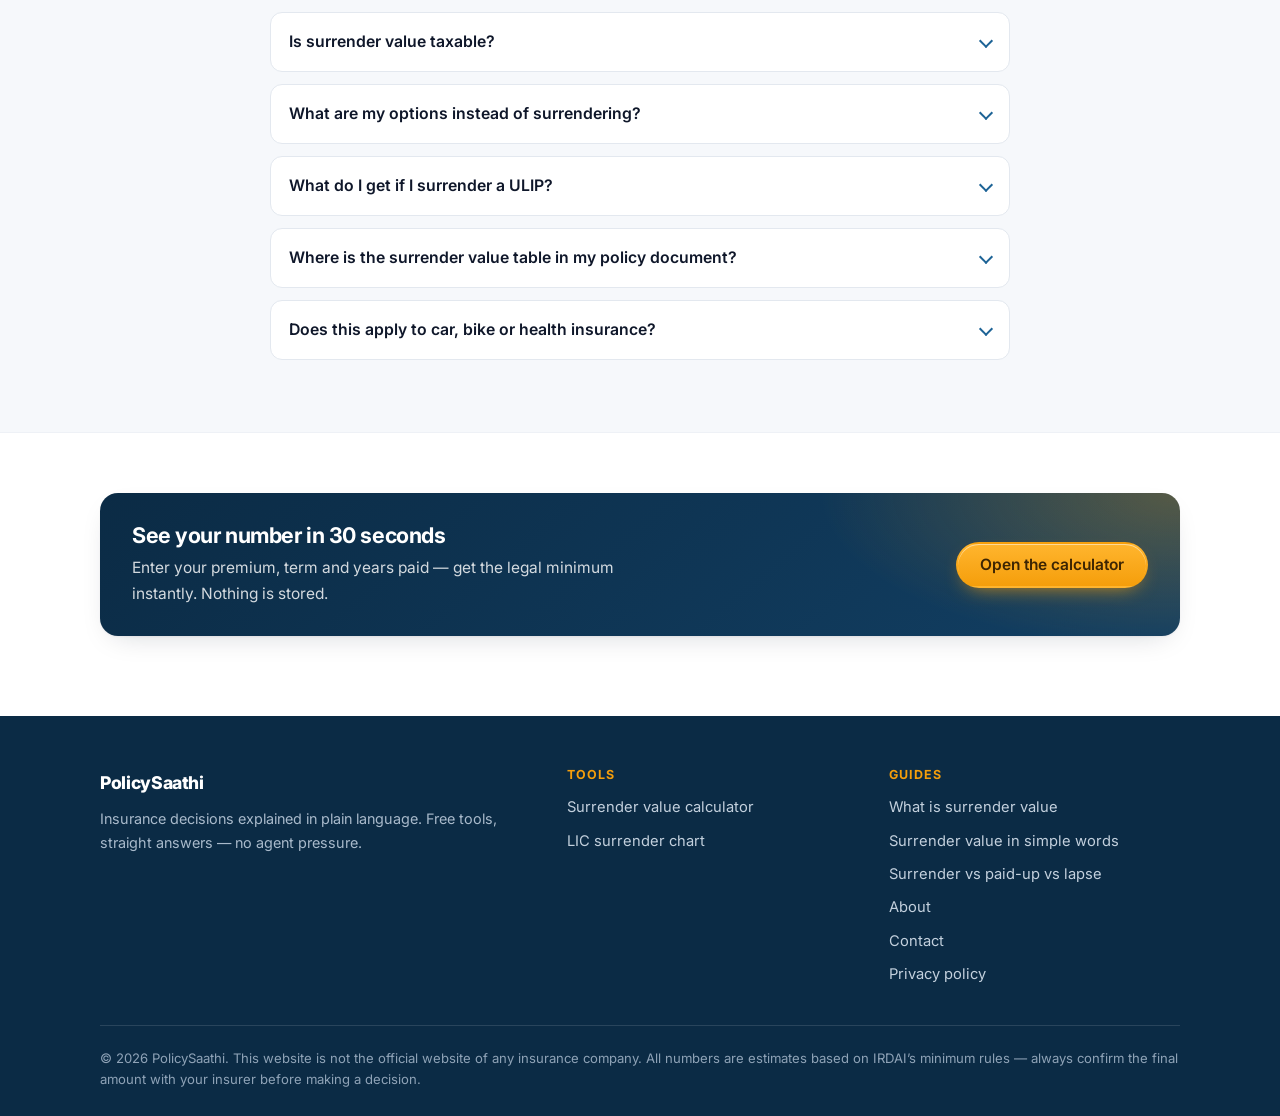
<file: surrender-value-kya-hai.html>
<!DOCTYPE html>
<html lang="en">
<head>
<meta charset="UTF-8">
<meta name="viewport" content="width=device-width, initial-scale=1">
<title>Surrender Value Meaning in Simple Words (2026) — GSV vs SSV | PolicySaathi</title>
<meta name="description" content="Surrender value in simple words: what it means, when it starts, the difference between GSV and SSV, a worked example, and the policy loan option you should check first.">
<link rel="preconnect" href="https://fonts.googleapis.com">
<link rel="preconnect" href="https://fonts.gstatic.com" crossorigin>
<link href="https://fonts.googleapis.com/css2?family=Inter:wght@400;500;600;700;800&display=swap" rel="stylesheet">
<link rel="stylesheet" href="assets/style.css">
<link rel="icon" href="data:image/svg+xml,%3Csvg xmlns='http://www.w3.org/2000/svg' viewBox='0 0 64 64'%3E%3Crect width='64' height='64' rx='14' fill='%23123f63'/%3E%3Ctext x='32' y='44' font-size='34' font-family='Arial' font-weight='bold' fill='%23f59e0b' text-anchor='middle'%3EPS%3C/text%3E%3C/svg%3E">
<!--PS-SEO-->
<link rel="canonical" href="https://policysaathi.in/surrender-value-kya-hai.html">
<meta name="robots" content="index,follow,max-image-preview:large,max-snippet:-1">
<meta name="theme-color" content="#123f63">
<meta name="author" content="PolicySaathi">
<meta property="og:type" content="article">
<meta property="og:site_name" content="PolicySaathi">
<meta property="og:locale" content="en_IN">
<meta property="og:title" content="Surrender Value Meaning in Simple Words (2026) — GSV vs SSV | PolicySaathi">
<meta property="og:description" content="Surrender value in simple words: what it means, when it starts, the difference between GSV and SSV, a worked example, and the policy loan option you should check first.">
<meta property="og:url" content="https://policysaathi.in/surrender-value-kya-hai.html">
<meta property="og:image" content="https://policysaathi.in/assets/og-image.png">
<meta property="og:image:width" content="1200">
<meta property="og:image:height" content="630">
<meta name="twitter:card" content="summary_large_image">
<meta name="twitter:title" content="Surrender Value Meaning in Simple Words (2026) — GSV vs SSV | PolicySaathi">
<meta name="twitter:description" content="Surrender value in simple words: what it means, when it starts, the difference between GSV and SSV, a worked example, and the policy loan option you should check first.">
<meta name="twitter:image" content="https://policysaathi.in/assets/og-image.png">
<script type="application/ld+json">
[
 {
  "@context": "https://schema.org",
  "@type": [
   "Organization",
   "WebSite"
  ],
  "name": "PolicySaathi",
  "url": "https://policysaathi.in/",
  "description": "Insurance decisions explained in plain language. Free tools, straight answers.",
  "email": "hello@policysaathi.in",
  "inLanguage": "en-IN"
 },
 {
  "@context": "https://schema.org",
  "@type": "BreadcrumbList",
  "itemListElement": [
   {
    "@type": "ListItem",
    "position": 1,
    "name": "Home",
    "item": "https://policysaathi.in/index.html"
   },
   {
    "@type": "ListItem",
    "position": 2,
    "name": "Surrender value in simple words",
    "item": "https://policysaathi.in/surrender-value-kya-hai.html"
   }
  ]
 },
 {
  "@context": "https://schema.org",
  "@type": "FAQPage",
  "mainEntity": [
   {
    "@type": "Question",
    "name": "Is surrender value taxable?",
    "acceptedAnswer": {
     "@type": "Answer",
     "text": "For traditional policies the surrender value is generally not taxable if the policy met the premium-to-sum-assured conditions and you claimed section 80C within the limits. For ULIPs, plans with an annual premium above ₹1.25 lakh (₹2.5 lakh for policies issued on or after 1 April 2023, as per current rules) have taxable gains. This is general information — confirm your position with a CA."
    }
   },
   {
    "@type": "Question",
    "name": "What are my options instead of surrendering?",
    "acceptedAnswer": {
     "@type": "Answer",
     "text": "Three: surrender (cash now, policy and cover end), paid-up (premiums stop, reduced cover continues, reduced payout at maturity), and lapse (premiums stop, usually nothing is payable). A fourth option worth checking is a policy loan . Full comparison here ."
    }
   },
   {
    "@type": "Question",
    "name": "What do I get if I surrender a ULIP?",
    "acceptedAnswer": {
     "@type": "Answer",
     "text": "Before 5 years: the IRDAI minimum table (GSV), less any discontinuation charge. After 5 years: the current fund value of your units, which may be higher or lower than the premiums you paid, depending on the market."
    }
   },
   {
    "@type": "Question",
    "name": "Where is the surrender value table in my policy document?",
    "acceptedAnswer": {
     "@type": "Answer",
     "text": "In the last pages, under a section titled “Surrender Value” or “Non-forfeiture benefits”. It lists the factor or amount for each policy year. That table — not this website — is the authoritative figure for your policy."
    }
   },
   {
    "@type": "Question",
    "name": "Does this apply to car, bike or health insurance?",
    "acceptedAnswer": {
     "@type": "Answer",
     "text": "No. Motor and health policies have no surrender value. If you cancel a motor policy you get a refund of the premium for the unused period, less a small cancellation charge; health premiums cover the policy year and are not refunded."
    }
   }
  ]
 }
]
</script>
<!--/PS-SEO-->
</head>
<body>

<header class="site-header">
  <div class="container">
    <a class="brand" href="index.html"><span class="brand-mark">PS</span> PolicySaathi</a>
    <button class="nav-toggle" type="button" data-nav-toggle aria-expanded="false" aria-controls="main-nav" aria-label="Open menu">
        <span class="bar"></span><span class="bar"></span><span class="bar"></span>
      </button>
    <nav class="main-nav" id="main-nav" aria-label="Main">
      <a href="index.html">Home</a>
      <a href="surrender-value-calculator.html">Calculator</a>
      <a href="surrender-value-guide.html">Guide</a>
      <a href="lic-surrender-value-chart.html">LIC Chart</a>
      <a href="about.html">About</a>
    </nav>
  </div>
</header>

<section class="page-head">
  <div class="container">
    <div class="breadcrumb"><a href="index.html">Home</a> → Surrender value in simple words</div>
    <h1>Surrender value, in simple words</h1>
    <p>Closing a life insurance policy before it matures is called surrendering it. The money the insurer pays back at that point is the surrender value. Here is the whole idea in a two-minute read.</p>
  </div>
</section>

<section class="section">
  <div class="container narrow prose">
    <div class="callout">
      <strong>In one line:</strong> Closing a life policy before maturity = surrender. The amount the insurer pays you at that moment = surrender value. It is almost always less than the premiums you have paid.
    </div>

    <h2>The quick answer</h2>
    <ul>
      <li><strong>When it starts:</strong> after 2 full years of premiums on a regular premium policy. Surrender in year 1 and the guaranteed amount is ₹0.</li>
      <li><strong>How much:</strong> a percentage of the total premiums paid — 30% in year 2, 35% in year 3, 50% in years 4 to 7, rising to at least 90% in the last two years.</li>
      <li><strong>Who decides:</strong> IRDAI sets the minimum (GSV). Your insurer may pay more (SSV). You get whichever is higher.</li>
      <li><strong>Applies to:</strong> life insurance only — LIC, HDFC Life, ICICI Prudential, SBI Life and every other life insurer. Not car, bike or health insurance.</li>
    </ul>

    <p style="margin-top:20px"><a class="btn btn-primary" href="surrender-value-calculator.html">Calculate my surrender value →</a></p>

    <h2>The two numbers you will see</h2>

    <h3>1. GSV — Guaranteed Surrender Value</h3>
    <p>This is the <strong>legal minimum</strong>. IRDAI’s Insurance Products Regulations, 2024 fix the percentage an insurer must pay, based on total premiums paid (less any survival benefit already paid to you):</p>
    <div class="table-scroll">
      <table class="data">
        <thead><tr><th>Policy year of surrender</th><th>Minimum GSV</th></tr></thead>
        <tbody>
          <tr><td>1st year</td><td>0% — no guaranteed value</td></tr>
          <tr><td>2nd year</td><td>30% of premiums paid</td></tr>
          <tr><td>3rd year</td><td>35% of premiums paid</td></tr>
          <tr><td>4th–7th year</td><td>50% of premiums paid</td></tr>
          <tr><td>After the 7th year</td><td>Rises progressively</td></tr>
          <tr><td>Last 2 policy years</td><td>At least 90%</td></tr>
        </tbody>
      </table>
    </div>

    <h3>2. SSV — Special Surrender Value</h3>
    <p>The insurer calculates this itself from the value it has actually built up for you — bonuses, remaining years and expenses. <strong>SSV is usually higher than GSV</strong>, and since 2024 it can carry value from the first year itself.</p>
    <p>The insurer pays <strong>whichever of the two is higher</strong>. So treat the GSV number as the floor, never as the final answer. Ask for a “surrender quotation” — insurers give it free.</p>

    <h2>A worked example</h2>
    <p>Ramesh has a 15-year endowment policy with a ₹50,000 annual premium. After 5 years he needs money:</p>
    <ul>
      <li>Total premiums paid = ₹2,50,000</li>
      <li>Year 5 falls in the 4–7 year bracket → minimum 50%</li>
      <li>GSV = ₹1,25,000</li>
      <li>If the insurer’s SSV works out to ₹1,45,000, Ramesh receives ₹1,45,000</li>
    </ul>
    <div class="callout info">
      Paying ₹2,50,000 and getting back ₹1,25,000–₹1,45,000 means <strong>surrendering usually locks in a loss.</strong> So ask yourself one question first: do I need cash right now, or can I simply stop paying and keep the policy alive?
    </div>

    <h2>Check the policy loan first</h2>
    <p>Most traditional policies allow a loan of roughly <strong>80–90% of the surrender value</strong>. The advantage: you get the cash, the policy stays in force, and your life cover continues. Interest applies, but for a short-term need this usually beats surrendering.</p>
    <p>If you do not need cash at all, <strong>paid-up</strong> is generally better than surrender: premiums stop, the sum assured is reduced, and the reduced amount is still paid at maturity. See the full comparison of <a href="surrender-vs-paid-up-vs-lapse.html">surrender vs paid-up vs lapse</a>.</p>

    <h2>How to surrender, step by step</h2>
    <ol>
      <li>Collect the surrender form from the insurer’s website or branch</li>
      <li>Submit the form with the original policy document, bank details and KYC (PAN, Aadhaar)</li>
      <li>The insurer calculates the value and sends you a quotation</li>
      <li>Accept the quotation — the money reaches your bank in 7–15 working days</li>
    </ol>

    <h2>What surrendering costs you</h2>
    <ul>
      <li>A large part of the premiums paid, especially in the early years</li>
      <li>Your life cover — and buying cover again later costs more because you are older</li>
      <li>Continuity of tax benefits under section 80C (check the conditions on what you already claimed)</li>
      <li>The financial goal the policy was meant to fund</li>
    </ul>

    <div class="callout">
      <strong>Want the longer version?</strong> The <a href="surrender-value-guide.html">full surrender value guide</a> goes deeper into bonuses, paid-up value and ULIPs, and the <a href="lic-surrender-value-chart.html">year-by-year chart</a> lists the percentage for every policy year.
    </div>
  </div>
</section>

<div class="container"><div class="ad-slot">Advertisement</div></div>

<section class="section alt">
  <div class="container narrow">
    <h2 style="margin-bottom:24px">Questions people ask</h2>
    <details class="faq">
      <summary>Is surrender value taxable?</summary>
      <p>For traditional policies the surrender value is generally not taxable if the policy met the premium-to-sum-assured conditions and you claimed section 80C within the limits. For ULIPs, plans with an annual premium above ₹1.25 lakh (₹2.5 lakh for policies issued on or after 1 April 2023, as per current rules) have taxable gains. This is general information — confirm your position with a CA.</p>
    </details>
    <details class="faq">
      <summary>What are my options instead of surrendering?</summary>
      <p>Three: <strong>surrender</strong> (cash now, policy and cover end), <strong>paid-up</strong> (premiums stop, reduced cover continues, reduced payout at maturity), and <strong>lapse</strong> (premiums stop, usually nothing is payable). A fourth option worth checking is a <strong>policy loan</strong>. Full comparison <a href="surrender-vs-paid-up-vs-lapse.html">here</a>.</p>
    </details>
    <details class="faq">
      <summary>What do I get if I surrender a ULIP?</summary>
      <p>Before 5 years: the IRDAI minimum table (GSV), less any discontinuation charge. After 5 years: the current fund value of your units, which may be higher or lower than the premiums you paid, depending on the market.</p>
    </details>
    <details class="faq">
      <summary>Where is the surrender value table in my policy document?</summary>
      <p>In the last pages, under a section titled “Surrender Value” or “Non-forfeiture benefits”. It lists the factor or amount for each policy year. That table — not this website — is the authoritative figure for your policy.</p>
    </details>
    <details class="faq">
      <summary>Does this apply to car, bike or health insurance?</summary>
      <p>No. Motor and health policies have no surrender value. If you cancel a motor policy you get a refund of the premium for the unused period, less a small cancellation charge; health premiums cover the policy year and are not refunded.</p>
    </details>
  </div>
</section>

<section class="section">
  <div class="container">
    <div class="cta-band">
      <div>
        <h2>See your number in 30 seconds</h2>
        <p>Enter your premium, term and years paid — get the legal minimum instantly. Nothing is stored.</p>
      </div>
      <a class="btn btn-primary" href="surrender-value-calculator.html">Open the calculator</a>
    </div>
  </div>
</section>

<footer class="site-footer">
  <div class="container">
    <div class="footer-grid">
      <div>
        <div class="footer-brand">PolicySaathi</div>
        <p style="margin:0">Insurance decisions explained in plain language. Free tools, straight answers — no agent pressure.</p>
      </div>
      <div>
        <h4>Tools</h4>
        <a href="surrender-value-calculator.html">Surrender value calculator</a>
        <a href="lic-surrender-value-chart.html">LIC surrender chart</a>
      </div>
      <div>
        <h4>Guides</h4>
        <a href="surrender-value-guide.html">What is surrender value</a>
        <a href="surrender-value-kya-hai.html">Surrender value in simple words</a>
        <a href="surrender-vs-paid-up-vs-lapse.html">Surrender vs paid-up vs lapse</a>
        <a href="about.html">About</a>
        <a href="contact.html">Contact</a>
        <a href="privacy.html">Privacy policy</a>
      </div>
    </div>
    <div class="footer-bottom">
      <p style="margin:0">© 2026 PolicySaathi. This website is not the official website of any insurance company. All numbers are estimates based on IRDAI’s minimum rules — always confirm the final amount with your insurer before making a decision.</p>
    </div>
  </div>
</footer>
<script src="assets/app.js" defer></script>
</body>
</html>
</file>
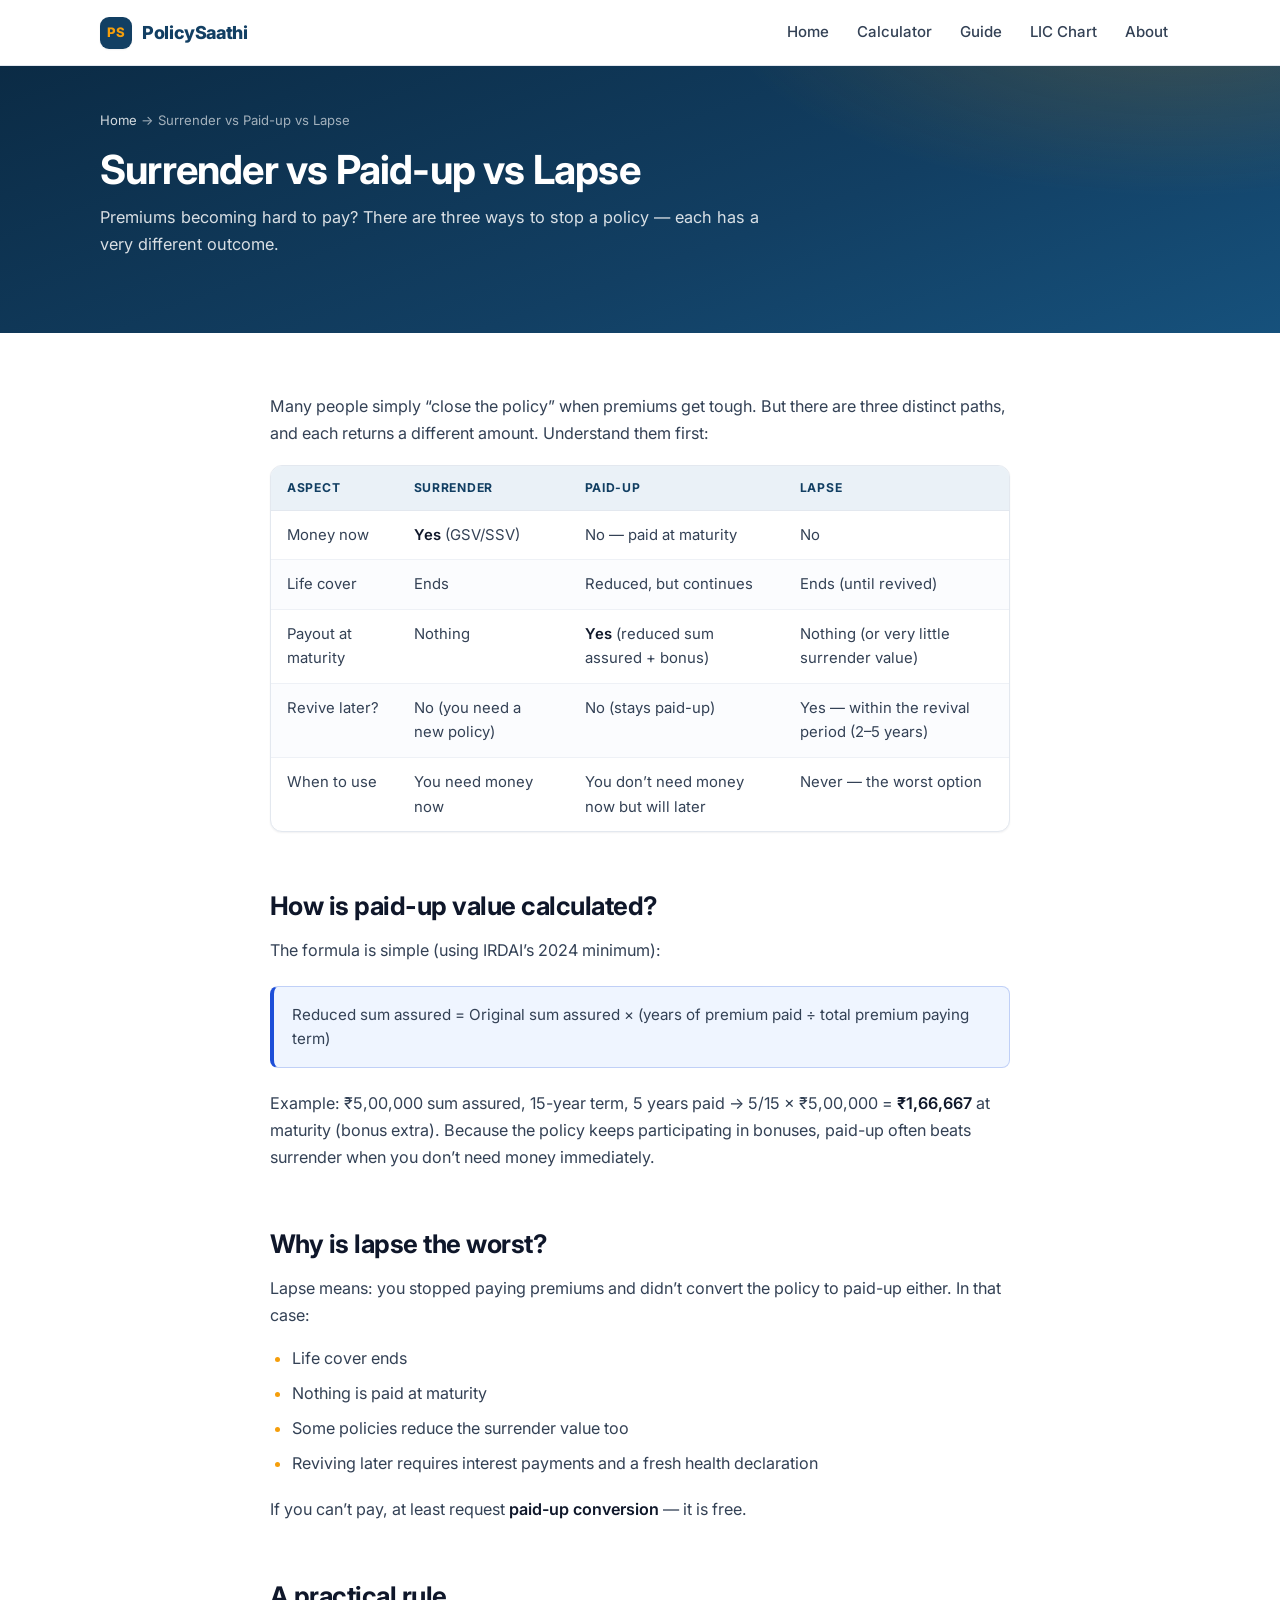
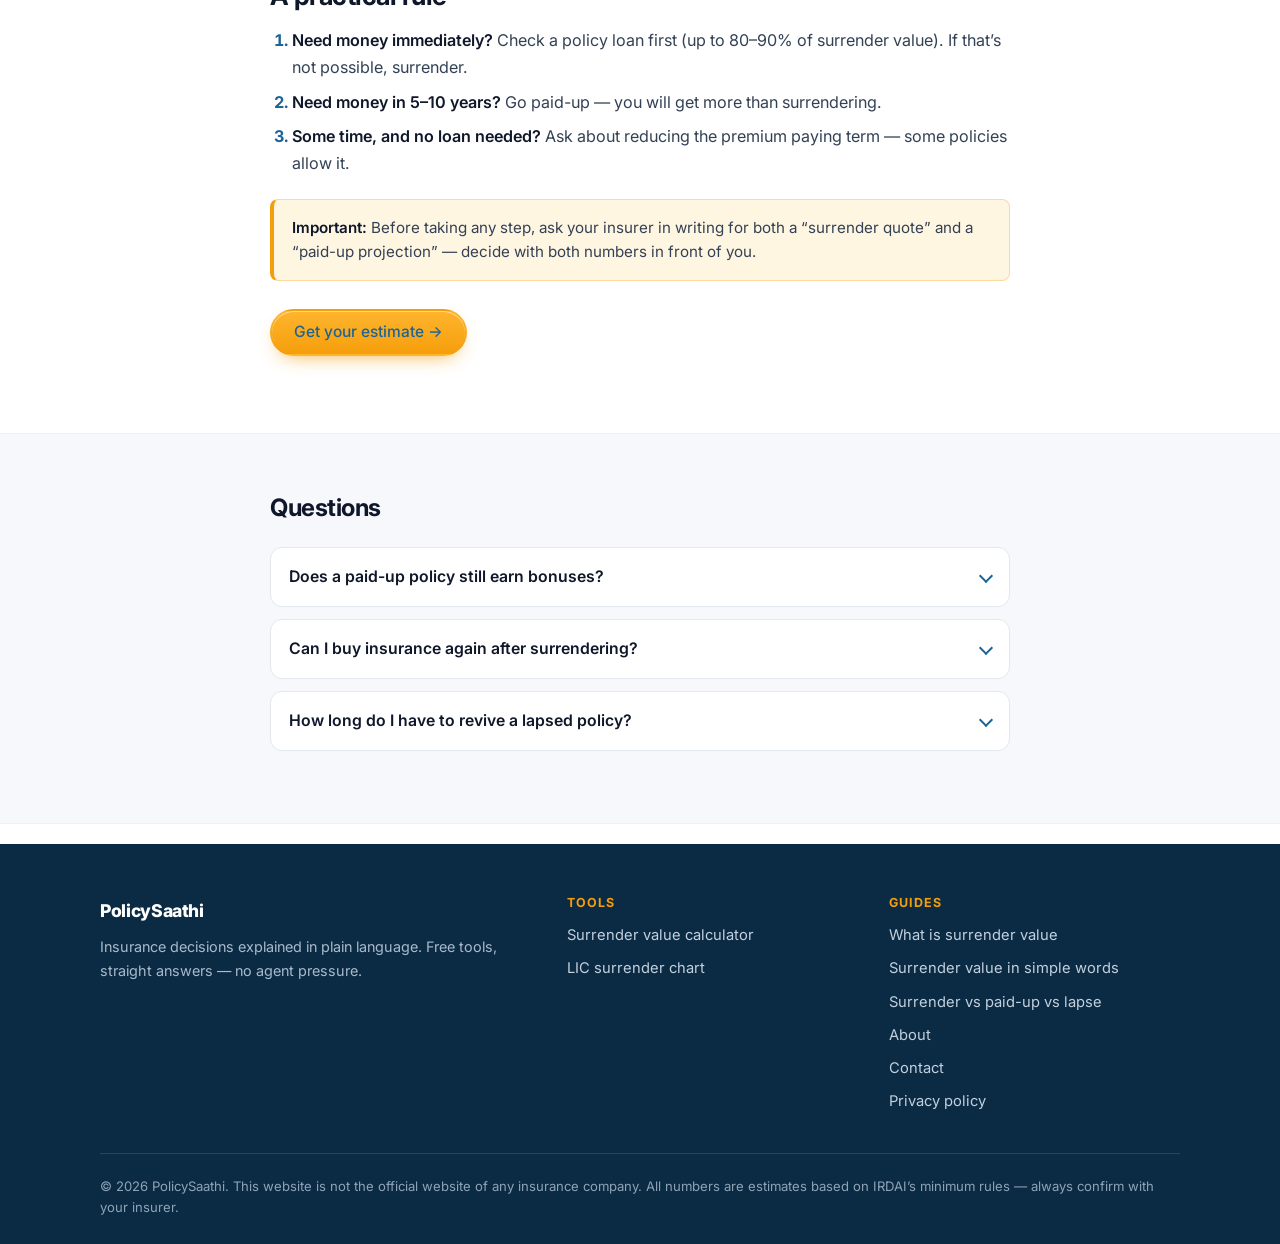
<file: surrender-vs-paid-up-vs-lapse.html>
<!DOCTYPE html>
<html lang="en">
<head>
<meta charset="UTF-8">
<meta name="viewport" content="width=device-width, initial-scale=1">
<title>Surrender vs Paid-up vs Lapse — Which Option Is Better? | PolicySaathi</title>
<meta name="description" content="Three ways to stop a policy: surrender, paid-up and lapse. Comparison table, worked examples and a simple rule to decide which option protects your money.">
<link rel="preconnect" href="https://fonts.googleapis.com">
<link rel="preconnect" href="https://fonts.gstatic.com" crossorigin>
<link href="https://fonts.googleapis.com/css2?family=Inter:wght@400;500;600;700;800&display=swap" rel="stylesheet">
<link rel="stylesheet" href="assets/style.css">
<link rel="icon" href="data:image/svg+xml,%3Csvg xmlns='http://www.w3.org/2000/svg' viewBox='0 0 64 64'%3E%3Crect width='64' height='64' rx='14' fill='%23123f63'/%3E%3Ctext x='32' y='44' font-size='34' font-family='Arial' font-weight='bold' fill='%23f59e0b' text-anchor='middle'%3EPS%3C/text%3E%3C/svg%3E">
<!--PS-SEO-->
<link rel="canonical" href="https://policysaathi.in/surrender-vs-paid-up-vs-lapse.html">
<meta name="robots" content="index,follow,max-image-preview:large,max-snippet:-1">
<meta name="theme-color" content="#123f63">
<meta name="author" content="PolicySaathi">
<meta property="og:type" content="article">
<meta property="og:site_name" content="PolicySaathi">
<meta property="og:locale" content="en_IN">
<meta property="og:title" content="Surrender vs Paid-up vs Lapse — Which Option Is Better? | PolicySaathi">
<meta property="og:description" content="Three ways to stop a policy: surrender, paid-up and lapse. Comparison table, worked examples and a simple rule to decide which option protects your money.">
<meta property="og:url" content="https://policysaathi.in/surrender-vs-paid-up-vs-lapse.html">
<meta property="og:image" content="https://policysaathi.in/assets/og-image.png">
<meta property="og:image:width" content="1200">
<meta property="og:image:height" content="630">
<meta name="twitter:card" content="summary_large_image">
<meta name="twitter:title" content="Surrender vs Paid-up vs Lapse — Which Option Is Better? | PolicySaathi">
<meta name="twitter:description" content="Three ways to stop a policy: surrender, paid-up and lapse. Comparison table, worked examples and a simple rule to decide which option protects your money.">
<meta name="twitter:image" content="https://policysaathi.in/assets/og-image.png">
<script type="application/ld+json">
[
 {
  "@context": "https://schema.org",
  "@type": [
   "Organization",
   "WebSite"
  ],
  "name": "PolicySaathi",
  "url": "https://policysaathi.in/",
  "description": "Insurance decisions explained in plain language. Free tools, straight answers.",
  "email": "hello@policysaathi.in",
  "inLanguage": "en-IN"
 },
 {
  "@context": "https://schema.org",
  "@type": "BreadcrumbList",
  "itemListElement": [
   {
    "@type": "ListItem",
    "position": 1,
    "name": "Home",
    "item": "https://policysaathi.in/index.html"
   },
   {
    "@type": "ListItem",
    "position": 2,
    "name": "Surrender vs Paid-up vs Lapse",
    "item": "https://policysaathi.in/surrender-vs-paid-up-vs-lapse.html"
   }
  ]
 },
 {
  "@context": "https://schema.org",
  "@type": "FAQPage",
  "mainEntity": [
   {
    "@type": "Question",
    "name": "Does a paid-up policy still earn bonuses?",
    "acceptedAnswer": {
     "@type": "Answer",
     "text": "Yes. Participating (with-profit) policies continue to receive declared bonuses after becoming paid-up — on the reduced sum assured. At maturity you get the reduced sum assured plus accumulated bonuses."
    }
   },
   {
    "@type": "Question",
    "name": "Can I buy insurance again after surrendering?",
    "acceptedAnswer": {
     "@type": "Answer",
     "text": "Yes, but the new policy comes with new premium rates and a medical test. Premiums rise with age, and existing health conditions can make acceptance difficult. Think before surrendering."
    }
   },
   {
    "@type": "Question",
    "name": "How long do I have to revive a lapsed policy?",
    "acceptedAnswer": {
     "@type": "Answer",
     "text": "Usually 2 to 5 years. Revival requires paying pending premiums with interest and a fresh health declaration. If the revival period passes, you may get very little or nothing."
    }
   }
  ]
 }
]
</script>
<!--/PS-SEO-->
</head>
<body>

<header class="site-header">
  <div class="container">
    <a class="brand" href="index.html"><span class="brand-mark">PS</span> PolicySaathi</a>
    <button class="nav-toggle" type="button" data-nav-toggle aria-expanded="false" aria-controls="main-nav" aria-label="Open menu">
        <span class="bar"></span><span class="bar"></span><span class="bar"></span>
      </button>
    <nav class="main-nav" id="main-nav" aria-label="Main">
      <a href="index.html">Home</a>
      <a href="surrender-value-calculator.html">Calculator</a>
      <a href="surrender-value-guide.html">Guide</a>
      <a href="lic-surrender-value-chart.html">LIC Chart</a>
      <a href="about.html">About</a>
    </nav>
  </div>
</header>

<section class="page-head">
  <div class="container">
    <div class="breadcrumb"><a href="index.html">Home</a> → Surrender vs Paid-up vs Lapse</div>
    <h1>Surrender vs Paid-up vs Lapse</h1>
    <p>Premiums becoming hard to pay? There are three ways to stop a policy — each has a very different outcome.</p>
  </div>
</section>

<section class="section">
  <div class="container narrow prose">
    <p>Many people simply “close the policy” when premiums get tough. But there are three distinct paths, and each returns a different amount. Understand them first:</p>

    <div class="table-scroll">
      <table class="data">
        <thead>
          <tr>
            <th>Aspect</th>
            <th>Surrender</th>
            <th>Paid-up</th>
            <th>Lapse</th>
          </tr>
        </thead>
        <tbody>
          <tr>
            <td>Money now</td>
            <td><strong>Yes</strong> (GSV/SSV)</td>
            <td>No — paid at maturity</td>
            <td>No</td>
          </tr>
          <tr>
            <td>Life cover</td>
            <td>Ends</td>
            <td>Reduced, but continues</td>
            <td>Ends (until revived)</td>
          </tr>
          <tr>
            <td>Payout at maturity</td>
            <td>Nothing</td>
            <td><strong>Yes</strong> (reduced sum assured + bonus)</td>
            <td>Nothing (or very little surrender value)</td>
          </tr>
          <tr>
            <td>Revive later?</td>
            <td>No (you need a new policy)</td>
            <td>No (stays paid-up)</td>
            <td>Yes — within the revival period (2–5 years)</td>
          </tr>
          <tr>
            <td>When to use</td>
            <td>You need money now</td>
            <td>You don’t need money now but will later</td>
            <td>Never — the worst option</td>
          </tr>
        </tbody>
      </table>
    </div>

    <h2>How is paid-up value calculated?</h2>
    <p>The formula is simple (using IRDAI’s 2024 minimum):</p>
    <div class="callout info">
      Reduced sum assured = Original sum assured × (years of premium paid ÷ total premium paying term)
    </div>
    <p>Example: ₹5,00,000 sum assured, 15-year term, 5 years paid → 5/15 × ₹5,00,000 = <strong>₹1,66,667</strong> at maturity (bonus extra). Because the policy keeps participating in bonuses, paid-up often beats surrender when you don’t need money immediately.</p>

    <h2>Why is lapse the worst?</h2>
    <p>Lapse means: you stopped paying premiums and didn’t convert the policy to paid-up either. In that case:</p>
    <ul>
      <li>Life cover ends</li>
      <li>Nothing is paid at maturity</li>
      <li>Some policies reduce the surrender value too</li>
      <li>Reviving later requires interest payments and a fresh health declaration</li>
    </ul>
    <p>If you can’t pay, at least request <strong>paid-up conversion</strong> — it is free.</p>

    <h2>A practical rule</h2>
    <ol>
      <li><strong>Need money immediately?</strong> Check a policy loan first (up to 80–90% of surrender value). If that’s not possible, surrender.</li>
      <li><strong>Need money in 5–10 years?</strong> Go paid-up — you will get more than surrendering.</li>
      <li><strong>Some time, and no loan needed?</strong> Ask about reducing the premium paying term — some policies allow it.</li>
    </ol>

    <div class="callout">
      <strong>Important:</strong> Before taking any step, ask your insurer in writing for both a “surrender quote” and a “paid-up projection” — decide with both numbers in front of you.
    </div>

    <p style="margin-top:28px"><a class="btn btn-primary" href="surrender-value-calculator.html">Get your estimate →</a></p>
  </div>
</section>

<div class="container"><div class="ad-slot">Advertisement</div></div>

<section class="section alt">
  <div class="container narrow">
    <h2 style="margin-bottom:24px">Questions</h2>
    <details class="faq">
      <summary>Does a paid-up policy still earn bonuses?</summary>
      <p>Yes. Participating (with-profit) policies continue to receive declared bonuses after becoming paid-up — on the reduced sum assured. At maturity you get the reduced sum assured plus accumulated bonuses.</p>
    </details>
    <details class="faq">
      <summary>Can I buy insurance again after surrendering?</summary>
      <p>Yes, but the new policy comes with new premium rates and a medical test. Premiums rise with age, and existing health conditions can make acceptance difficult. Think before surrendering.</p>
    </details>
    <details class="faq">
      <summary>How long do I have to revive a lapsed policy?</summary>
      <p>Usually 2 to 5 years. Revival requires paying pending premiums with interest and a fresh health declaration. If the revival period passes, you may get very little or nothing.</p>
    </details>
  </div>
</section>

<footer class="site-footer">
  <div class="container">
    <div class="footer-grid">
      <div>
        <div class="footer-brand">PolicySaathi</div>
        <p style="margin:0">Insurance decisions explained in plain language. Free tools, straight answers — no agent pressure.</p>
      </div>
      <div>
        <h4>Tools</h4>
        <a href="surrender-value-calculator.html">Surrender value calculator</a>
        <a href="lic-surrender-value-chart.html">LIC surrender chart</a>
      </div>
      <div>
        <h4>Guides</h4>
        <a href="surrender-value-guide.html">What is surrender value</a>
        <a href="surrender-value-kya-hai.html">Surrender value in simple words</a>
        <a href="surrender-vs-paid-up-vs-lapse.html">Surrender vs paid-up vs lapse</a>
        <a href="about.html">About</a>
        <a href="contact.html">Contact</a>
        <a href="privacy.html">Privacy policy</a>
      </div>
    </div>
    <div class="footer-bottom">
      <p style="margin:0">© 2026 PolicySaathi. This website is not the official website of any insurance company. All numbers are estimates based on IRDAI’s minimum rules — always confirm with your insurer.</p>
    </div>
  </div>
</footer>

<script src="assets/app.js" defer></script>
</body>
</html>
</file>
<file: assets/style.css>
/* =========================================================
   PolicySaathi — style.css
   Complete design system. No build step, no framework.
   Brand: deep navy + amber accent. Font: Inter.
   ========================================================= */

/* ---------- 1. Tokens ---------- */
:root {
  --brand: #123f63;
  --brand-dark: #0b2b45;
  --brand-light: #1d6396;
  --brand-tint: #eaf1f7;
  --accent: #f59e0b;
  --accent-dark: #b45309;
  --accent-tint: #fff6e2;

  --ink: #0f172a;
  --ink-soft: #334155;
  --muted: #5b6a83;
  --line: #e3e8ef;
  --line-soft: #eef1f6;
  --bg: #ffffff;
  --bg-alt: #f6f8fb;
  --ok: #15803d;
  --ok-tint: #ecfdf3;
  --warn: #b45309;
  --warn-tint: #fff7ed;
  --info: #1d4ed8;
  --info-tint: #eff5ff;

  --radius-sm: 8px;
  --radius: 12px;
  --radius-lg: 18px;
  --shadow-sm: 0 1px 2px rgba(15, 23, 42, .06);
  --shadow: 0 1px 2px rgba(15, 23, 42, .05), 0 10px 30px -14px rgba(15, 23, 42, .22);
  --shadow-lg: 0 2px 6px rgba(15, 23, 42, .06), 0 26px 60px -24px rgba(15, 23, 42, .34);

  --header-h: 66px;
  --font: "Inter", -apple-system, BlinkMacSystemFont, "Segoe UI", Roboto,
    "Helvetica Neue", Arial, "Noto Sans", sans-serif;
}

/* ---------- 2. Reset / base ---------- */
*,
*::before,
*::after { box-sizing: border-box; }

html {
  -webkit-text-size-adjust: 100%;
  scroll-behavior: smooth;
}

body {
  margin: 0;
  font-family: var(--font);
  font-size: 16px;
  line-height: 1.65;
  color: var(--ink);
  background: var(--bg);
  -webkit-font-smoothing: antialiased;
  text-rendering: optimizeLegibility;
}

img, svg { max-width: 100%; height: auto; display: block; }

a { color: var(--brand-light); text-decoration-thickness: 1px; text-underline-offset: 2px; }
a:hover { color: var(--brand); }

h1, h2, h3, h4 {
  margin: 0 0 .5em;
  line-height: 1.2;
  font-weight: 700;
  letter-spacing: -.02em;
  color: var(--ink);
  scroll-margin-top: calc(var(--header-h) + 16px);
}

p { margin: 0 0 1em; }

[id] { scroll-margin-top: calc(var(--header-h) + 16px); }

:focus-visible {
  outline: 3px solid rgba(245, 158, 11, .55);
  outline-offset: 2px;
  border-radius: 4px;
}

.sr-only {
  position: absolute;
  width: 1px; height: 1px;
  padding: 0; margin: -1px;
  overflow: hidden;
  clip: rect(0 0 0 0);
  white-space: nowrap;
  border: 0;
}

/* ---------- 3. Layout helpers ---------- */
.container {
  width: 100%;
  max-width: 1120px;
  margin: 0 auto;
  padding: 0 20px;
}

.container.narrow { max-width: 780px; }

.section { padding: 60px 0; }
.section.alt { background: var(--bg-alt); border-top: 1px solid var(--line-soft); border-bottom: 1px solid var(--line-soft); }

.section-head { max-width: 680px; margin: 0 auto 36px; text-align: center; }
.section-head h2 { font-size: clamp(1.5rem, 3vw, 2rem); }
.section-head p { margin: 0; color: var(--muted); font-size: 1.02rem; }

.grid-3 {
  display: grid;
  gap: 20px;
  grid-template-columns: repeat(auto-fit, minmax(255px, 1fr));
}

/* ---------- 4. Buttons ---------- */
.btn {
  display: inline-flex;
  align-items: center;
  justify-content: center;
  gap: 8px;
  padding: 12px 22px;
  font: inherit;
  font-weight: 600;
  font-size: .97rem;
  line-height: 1.2;
  border-radius: 999px;
  border: 2px solid transparent;
  cursor: pointer;
  text-decoration: none;
  transition: transform .15s ease, box-shadow .15s ease, background .15s ease, color .15s ease, border-color .15s ease;
}
.btn:active { transform: translateY(1px); }

.btn-primary {
  background: linear-gradient(180deg, #ffb52e, var(--accent));
  color: #3d2503;
  box-shadow: 0 1px 0 rgba(255, 255, 255, .5) inset, 0 8px 20px -10px rgba(245, 158, 11, .9);
}
.btn-primary:hover {
  background: linear-gradient(180deg, #ffc247, #e08d06);
  color: #332002;
  box-shadow: 0 1px 0 rgba(255, 255, 255, .55) inset, 0 12px 26px -10px rgba(245, 158, 11, .95);
}

.btn-ghost {
  background: rgba(255, 255, 255, .08);
  border-color: rgba(255, 255, 255, .55);
  color: #fff;
}
.btn-ghost:hover { background: rgba(255, 255, 255, .18); color: #fff; border-color: #fff; }

.btn-sm { padding: 9px 16px; font-size: .9rem; }
.btn-block { width: 100%; }

/* ---------- 5. Header / nav ---------- */
.site-header {
  position: sticky;
  top: 0;
  z-index: 60;
  height: var(--header-h);
  background: rgba(255, 255, 255, .92);
  backdrop-filter: saturate(180%) blur(10px);
  -webkit-backdrop-filter: saturate(180%) blur(10px);
  border-bottom: 1px solid var(--line);
}
.site-header > .container {
  height: 100%;
  display: flex;
  align-items: center;
  justify-content: space-between;
  gap: 16px;
}

.brand {
  display: inline-flex;
  align-items: center;
  gap: 10px;
  font-weight: 800;
  font-size: 1.12rem;
  letter-spacing: -.02em;
  color: var(--brand);
  text-decoration: none;
  white-space: nowrap;
}
.brand:hover { color: var(--brand-dark); }

.brand-mark {
  display: grid;
  place-items: center;
  width: 32px; height: 32px;
  border-radius: 9px;
  background: var(--brand);
  color: var(--accent);
  font-size: .82rem;
  font-weight: 800;
  letter-spacing: .02em;
  box-shadow: var(--shadow-sm);
}

.main-nav { display: flex; align-items: center; gap: 4px; }
.main-nav a {
  position: relative;
  padding: 8px 12px;
  font-size: .94rem;
  font-weight: 500;
  color: var(--ink-soft);
  text-decoration: none;
  border-radius: var(--radius-sm);
  transition: color .15s ease, background .15s ease;
}
.main-nav a:hover { color: var(--brand); background: var(--brand-tint); }
.main-nav a[aria-current="page"] { color: var(--brand); font-weight: 700; }
.main-nav a[aria-current="page"]::after {
  content: "";
  position: absolute;
  left: 12px; right: 12px; bottom: 2px;
  height: 2px;
  border-radius: 2px;
  background: var(--accent);
}

.nav-toggle {
  display: none;
  align-items: center;
  justify-content: center;
  width: 42px; height: 42px;
  padding: 0;
  border: 1px solid var(--line);
  border-radius: 10px;
  background: #fff;
  cursor: pointer;
}
.nav-toggle span.bar {
  display: block;
  width: 18px; height: 2px;
  background: var(--brand);
  border-radius: 2px;
  transition: transform .2s ease, opacity .2s ease;
}
.nav-toggle span.bar + span.bar { margin-top: 4px; }
.nav-toggle[aria-expanded="true"] span.bar:nth-child(1) { transform: translateY(6px) rotate(45deg); }
.nav-toggle[aria-expanded="true"] span.bar:nth-child(2) { opacity: 0; }
.nav-toggle[aria-expanded="true"] span.bar:nth-child(3) { transform: translateY(-6px) rotate(-45deg); }

/* ---------- 6. Hero (home) ---------- */
.hero {
  position: relative;
  overflow: hidden;
  padding: 76px 0 108px;
  color: #fff;
  background:
    radial-gradient(900px 420px at 88% -10%, rgba(245, 158, 11, .28), transparent 60%),
    radial-gradient(700px 380px at 5% 110%, rgba(29, 99, 150, .55), transparent 60%),
    linear-gradient(160deg, var(--brand-dark), var(--brand) 55%, #16517c);
}
.hero h1 {
  max-width: 21ch;
  margin-bottom: 14px;
  font-size: clamp(2rem, 5.2vw, 3.25rem);
  font-weight: 800;
  color: #fff;
}
.hero .lead {
  max-width: 56ch;
  margin: 0 0 26px;
  font-size: clamp(1rem, 2vw, 1.15rem);
  color: rgba(255, 255, 255, .86);
}
.hero-actions { display: flex; flex-wrap: wrap; gap: 12px; }

.kicker {
  display: inline-flex;
  align-items: center;
  gap: 8px;
  margin-bottom: 18px;
  padding: 6px 14px;
  font-size: .78rem;
  font-weight: 700;
  letter-spacing: .06em;
  text-transform: uppercase;
  color: #ffd489;
  background: rgba(245, 158, 11, .16);
  border: 1px solid rgba(245, 158, 11, .45);
  border-radius: 999px;
}
.kicker::before {
  content: "";
  width: 7px; height: 7px;
  border-radius: 50%;
  background: var(--accent);
  box-shadow: 0 0 0 4px rgba(245, 158, 11, .22);
}

/* ---------- 7. Page head (inner pages) ---------- */
.page-head {
  padding: 44px 0 76px;
  color: #fff;
  background:
    radial-gradient(760px 340px at 92% -30%, rgba(245, 158, 11, .22), transparent 62%),
    linear-gradient(160deg, var(--brand-dark), var(--brand) 60%, #16517c);
}
.page-head h1 {
  max-width: 22ch;
  margin-bottom: 10px;
  font-size: clamp(1.7rem, 4.2vw, 2.5rem);
  color: #fff;
}
.page-head p {
  max-width: 66ch;
  margin: 0;
  color: rgba(255, 255, 255, .84);
  font-size: 1.02rem;
}

.breadcrumb {
  margin-bottom: 14px;
  font-size: .82rem;
  color: rgba(255, 255, 255, .62);
}
.breadcrumb a { color: rgba(255, 255, 255, .82); text-decoration: none; }
.breadcrumb a:hover { color: #fff; text-decoration: underline; }

/* ---------- 8. Calculator ---------- */
.calc-wrap { margin-top: -60px; position: relative; z-index: 5; padding-bottom: 4px; }

.calc {
  display: grid;
  gap: 26px;
  padding: 28px;
  background: #fff;
  border: 1px solid var(--line);
  border-radius: var(--radius-lg);
  box-shadow: var(--shadow-lg);
}
.calc-head h2 { margin-bottom: 4px; font-size: 1.35rem; }
.calc-head p { margin: 0; color: var(--muted); font-size: .95rem; }

.calc-inputs { display: grid; gap: 16px; }

.field-row { display: grid; gap: 16px; grid-template-columns: 1fr 1fr; }

.field { display: grid; gap: 6px; min-width: 0; }
.field label {
  font-size: .84rem;
  font-weight: 600;
  color: var(--ink-soft);
  letter-spacing: .01em;
}
.field .hint { font-weight: 400; color: var(--muted); font-size: .8rem; }

.field input,
.field select {
  width: 100%;
  height: 46px;
  padding: 0 13px;
  font: inherit;
  font-size: .98rem;
  color: var(--ink);
  background: #fff;
  border: 1.5px solid var(--line);
  border-radius: 10px;
  transition: border-color .15s ease, box-shadow .15s ease;
  appearance: none;
  -webkit-appearance: none;
}
.field select {
  padding-right: 38px;
  background-image: url("data:image/svg+xml,%3Csvg xmlns='http://www.w3.org/2000/svg' width='14' height='9' viewBox='0 0 14 9'%3E%3Cpath d='M1 1l6 6 6-6' fill='none' stroke='%235b6a83' stroke-width='2' stroke-linecap='round' stroke-linejoin='round'/%3E%3C/svg%3E");
  background-repeat: no-repeat;
  background-position: right 13px center;
}
.field input::placeholder { color: #a3aec2; }
.field input:hover, .field select:hover { border-color: #c9d3e0; }
.field input:focus, .field select:focus {
  outline: none;
  border-color: var(--brand-light);
  box-shadow: 0 0 0 4px rgba(29, 99, 150, .14);
}
.field input[aria-invalid="true"],
.field .is-error input,
.field.is-error input,
.field.is-error select { border-color: #dc2626; }
.field-error {
  margin: 0;
  font-size: .8rem;
  font-weight: 500;
  color: #b91c1c;
}

.calc .btn[type="submit"] { margin-top: 4px; }

/* result panel */
.calc-result {
  padding: 22px;
  background: var(--bg-alt);
  border: 1px solid var(--line);
  border-radius: var(--radius);
}
.result-empty {
  margin: 0;
  color: var(--muted);
  font-size: .95rem;
  text-align: center;
  padding: 18px 6px;
}

.result-label {
  margin: 0 0 4px;
  font-size: .78rem;
  font-weight: 700;
  letter-spacing: .07em;
  text-transform: uppercase;
  color: var(--muted);
}
.result-amount {
  margin: 0;
  font-size: clamp(1.9rem, 6vw, 2.6rem);
  font-weight: 800;
  letter-spacing: -.03em;
  color: var(--brand);
  line-height: 1.1;
  font-variant-numeric: tabular-nums;
}
.result-sub {
  margin: 6px 0 18px;
  font-size: .92rem;
  color: var(--muted);
}

.meter { margin: 0 0 20px; }
.meter-track {
  height: 10px;
  border-radius: 999px;
  background: #e2e8f0;
  overflow: hidden;
}
.meter-fill {
  height: 100%;
  width: 0;
  border-radius: 999px;
  background: linear-gradient(90deg, var(--accent), #fbbf24);
  transition: width .6s cubic-bezier(.22, .61, .36, 1);
}
.meter-scale {
  display: flex;
  justify-content: space-between;
  margin-top: 6px;
  font-size: .76rem;
  color: var(--muted);
  font-variant-numeric: tabular-nums;
}

.result-rows { margin: 0 0 18px; border-top: 1px solid var(--line); }
.result-row {
  display: flex;
  align-items: baseline;
  justify-content: space-between;
  gap: 14px;
  padding: 10px 0;
  border-bottom: 1px solid var(--line);
  font-size: .93rem;
}
.result-row dt { margin: 0; color: var(--ink-soft); }
.result-row dd {
  margin: 0;
  font-weight: 600;
  color: var(--ink);
  text-align: right;
  font-variant-numeric: tabular-nums;
}
.result-row.is-loss dd { color: #b91c1c; }
.result-row.is-good dd { color: var(--ok); }
.result-row.is-strong { font-size: 1rem; }
.result-row.is-strong dd { font-size: 1.08rem; color: var(--brand); }

.result-note {
  margin: 0 0 12px;
  padding: 12px 14px;
  font-size: .88rem;
  line-height: 1.55;
  color: var(--ink-soft);
  background: #fff;
  border: 1px solid var(--line);
  border-left: 3px solid var(--accent);
  border-radius: var(--radius-sm);
}
.result-note strong { color: var(--ink); }
.result-note.is-info { border-left-color: var(--info); }
.result-note.is-warn { border-left-color: #dc2626; }

.result-actions {
  display: flex;
  flex-wrap: wrap;
  gap: 10px;
  margin-top: 16px;
}
.result-actions .btn { flex: 1 1 auto; }

.btn-quiet {
  background: #fff;
  border-color: var(--line);
  color: var(--ink-soft);
}
.btn-quiet:hover { background: var(--brand-tint); border-color: #c8d7e4; color: var(--brand); }

/* ---------- 9. Cards / steps / trust ---------- */
.card {
  display: block;
  height: 100%;
  padding: 22px;
  background: #fff;
  border: 1px solid var(--line);
  border-radius: var(--radius);
  box-shadow: var(--shadow-sm);
  transition: transform .18s ease, box-shadow .18s ease, border-color .18s ease;
}
.card:hover { transform: translateY(-3px); box-shadow: var(--shadow); border-color: #d5dfea; }
.card h3 { margin-bottom: 8px; font-size: 1.06rem; }
.card p { margin: 0; color: var(--muted); font-size: .94rem; }

.step-num {
  display: grid;
  place-items: center;
  width: 34px; height: 34px;
  margin-bottom: 14px;
  font-size: .95rem;
  font-weight: 800;
  color: var(--accent-dark);
  background: var(--accent-tint);
  border: 1px solid rgba(245, 158, 11, .35);
  border-radius: 50%;
}

.card-link { font-weight: 700; color: var(--brand-light); font-size: .92rem; }
a.card:hover .card-link { color: var(--brand); text-decoration: underline; }

.trust-strip {
  display: grid;
  gap: 18px;
  grid-template-columns: repeat(auto-fit, minmax(230px, 1fr));
  padding: 20px;
  background: #fff;
  border: 1px solid var(--line);
  border-radius: var(--radius);
  box-shadow: var(--shadow-sm);
}
.trust-item { display: flex; gap: 12px; align-items: flex-start; }
.trust-item strong { display: block; font-size: .96rem; color: var(--ink); }
.trust-item div > span,
.trust-item div { font-size: .9rem; color: var(--muted); }
.tick {
  flex: 0 0 auto;
  display: grid;
  place-items: center;
  width: 24px; height: 24px;
  margin-top: 2px;
  font-size: .8rem;
  font-weight: 700;
  color: #fff;
  background: var(--ok);
  border-radius: 50%;
}

/* ---------- 10. Callouts ---------- */
.callout {
  margin: 22px 0;
  padding: 16px 18px;
  font-size: .95rem;
  line-height: 1.6;
  color: var(--ink-soft);
  background: var(--accent-tint);
  border: 1px solid rgba(245, 158, 11, .32);
  border-left: 4px solid var(--accent);
  border-radius: var(--radius-sm);
}
.callout.info {
  background: var(--info-tint);
  border-color: rgba(29, 78, 216, .22);
  border-left-color: var(--info);
}
.callout strong { color: var(--ink); }
.callout > :last-child { margin-bottom: 0; }

/* ---------- 11. Tables ---------- */
.table-scroll {
  margin: 18px 0 24px;
  overflow-x: auto;
  -webkit-overflow-scrolling: touch;
  border: 1px solid var(--line);
  border-radius: var(--radius);
  background: #fff;
  box-shadow: var(--shadow-sm);
}

table.data {
  width: 100%;
  min-width: 460px;
  border-collapse: collapse;
  font-size: .93rem;
}
table.data caption {
  padding: 12px 16px;
  text-align: left;
  font-size: .85rem;
  color: var(--muted);
  background: var(--bg-alt);
  border-bottom: 1px solid var(--line);
}
table.data th,
table.data td {
  padding: 12px 16px;
  text-align: left;
  vertical-align: top;
  border-bottom: 1px solid var(--line-soft);
}
table.data thead th {
  font-size: .76rem;
  font-weight: 700;
  letter-spacing: .06em;
  text-transform: uppercase;
  color: var(--brand);
  background: var(--brand-tint);
  border-bottom: 1px solid var(--line);
  white-space: nowrap;
}
table.data tbody tr:nth-child(even) { background: #fbfcfe; }
table.data tbody tr:last-child td { border-bottom: 0; }
table.data tbody tr:hover { background: var(--accent-tint); }
table.data td strong { color: var(--ink); }
table.data td:not(:first-child), table.data th:not(:first-child) { text-align: left; }
table.data .num { text-align: right; font-variant-numeric: tabular-nums; white-space: nowrap; }

/* ---------- 12. Article prose ---------- */
.prose { font-size: 1.01rem; color: var(--ink-soft); }
.prose h2 {
  margin: 2.1em 0 .6em;
  padding-top: .2em;
  font-size: clamp(1.3rem, 2.6vw, 1.6rem);
  color: var(--ink);
}
.prose h2:first-child, .prose > .callout:first-child + h2 { margin-top: .2em; }
.prose h3 { margin: 1.6em 0 .5em; font-size: 1.12rem; color: var(--ink); }
.prose p { margin-bottom: 1.05em; }
.prose a { color: var(--brand-light); font-weight: 500; }
.prose a:hover { color: var(--brand); }
.prose strong { color: var(--ink); font-weight: 600; }

.prose ul, .prose ol { margin: 0 0 1.2em; padding-left: 1.35em; }
.prose li { margin-bottom: .5em; }
.prose ul li::marker { color: var(--accent); }
.prose ol li::marker { color: var(--brand-light); font-weight: 700; }
.prose li > ul, .prose li > ol { margin-top: .5em; margin-bottom: 0; }

.prose blockquote {
  margin: 22px 0;
  padding: 4px 0 4px 18px;
  border-left: 3px solid var(--line);
  color: var(--muted);
  font-style: italic;
}

.prose hr { margin: 34px 0; border: 0; border-top: 1px solid var(--line); }

/* ---------- 13. FAQ ---------- */
.faq {
  margin-bottom: 12px;
  background: #fff;
  border: 1px solid var(--line);
  border-radius: var(--radius);
  overflow: hidden;
  transition: border-color .15s ease, box-shadow .15s ease;
}
.faq:hover { border-color: #d5dfea; }
.faq[open] { border-color: #c8d7e4; box-shadow: var(--shadow-sm); }

.faq summary {
  position: relative;
  padding: 16px 48px 16px 18px;
  font-weight: 600;
  font-size: .99rem;
  color: var(--ink);
  cursor: pointer;
  list-style: none;
}
.faq summary::-webkit-details-marker { display: none; }
.faq summary::after {
  content: "";
  position: absolute;
  top: 50%; right: 18px;
  width: 10px; height: 10px;
  margin-top: -6px;
  border-right: 2px solid var(--brand-light);
  border-bottom: 2px solid var(--brand-light);
  transform: rotate(45deg);
  transition: transform .2s ease;
}
.faq[open] summary::after { transform: rotate(-135deg); margin-top: -2px; }
.faq[open] summary { color: var(--brand); border-bottom: 1px solid var(--line-soft); }

.faq > p, .faq > div {
  padding: 14px 18px 18px;
  margin: 0;
  font-size: .95rem;
  color: var(--ink-soft);
}
.faq > p:last-child { margin-bottom: 0; }
.faq a { color: var(--brand-light); font-weight: 500; }

/* ---------- 14. CTA band ---------- */
.cta-band {
  display: flex;
  flex-wrap: wrap;
  align-items: center;
  justify-content: space-between;
  gap: 20px;
  padding: 30px 32px;
  color: #fff;
  background:
    radial-gradient(600px 260px at 100% 0%, rgba(245, 158, 11, .3), transparent 60%),
    linear-gradient(140deg, var(--brand-dark), var(--brand));
  border-radius: var(--radius-lg);
  box-shadow: var(--shadow);
}
.cta-band h2 { margin: 0 0 6px; font-size: 1.35rem; color: #fff; }
.cta-band p { margin: 0; color: rgba(255, 255, 255, .82); font-size: .97rem; max-width: 52ch; }

/* ---------- 15. Ads ---------- */
.ad-slot {
  display: grid;
  place-items: center;
  min-height: 100px;
  margin: 28px auto;
  padding: 18px;
  font-size: .78rem;
  font-weight: 600;
  letter-spacing: .12em;
  text-transform: uppercase;
  color: #94a3b8;
  background: var(--bg-alt);
  border: 1px dashed #cbd5e1;
  border-radius: var(--radius);
  text-align: center;
}
.ad-slot.is-filled {
  min-height: 0;
  padding: 0;
  border: 0;
  background: transparent;
  font-size: inherit;
  letter-spacing: normal;
  text-transform: none;
  color: inherit;
}
.ad-slot.is-hidden { display: none; }

/* ---------- 16. Footer ---------- */
.site-footer {
  margin-top: 20px;
  padding: 52px 0 26px;
  color: #c3d0dd;
  background: var(--brand-dark);
}
.footer-grid {
  display: grid;
  gap: 30px;
  grid-template-columns: 1.5fr 1fr 1fr;
  padding-bottom: 30px;
  border-bottom: 1px solid rgba(255, 255, 255, .12);
}
.footer-brand {
  margin-bottom: 10px;
  font-size: 1.1rem;
  font-weight: 800;
  letter-spacing: -.02em;
  color: #fff;
}
.site-footer p { font-size: .9rem; line-height: 1.65; color: #a9bacb; max-width: 46ch; }
.site-footer h4 {
  margin-bottom: 12px;
  font-size: .78rem;
  font-weight: 700;
  letter-spacing: .08em;
  text-transform: uppercase;
  color: var(--accent);
}
.site-footer a {
  display: block;
  margin-bottom: 9px;
  font-size: .92rem;
  color: #c3d0dd;
  text-decoration: none;
}
.site-footer a:hover { color: #fff; text-decoration: underline; }

.footer-bottom { padding-top: 22px; }
.footer-bottom p {
  max-width: none;
  font-size: .82rem;
  line-height: 1.6;
  color: #8fa3b7;
}

/* ---------- 17. Responsive ---------- */
@media (min-width: 900px) {
  .calc { grid-template-columns: minmax(0, 1.02fr) minmax(0, 1fr); align-items: start; }
  .calc-head { grid-column: 1 / -1; }
  .calc-result { position: sticky; top: calc(var(--header-h) + 18px); }
}

@media (max-width: 900px) {
  .site-header { height: auto; }
  .site-header > .container { flex-wrap: wrap; padding-top: 12px; padding-bottom: 12px; }
  .nav-toggle { display: inline-flex; }

  .main-nav {
    order: 3;
    flex-direction: column;
    align-items: stretch;
    gap: 2px;
    width: 100%;
    padding: 8px 0 12px;
    border-top: 1px solid var(--line);
    display: none;
  }
  .site-header[data-nav-open="true"] .main-nav { display: flex; }
  .main-nav a { padding: 12px 10px; font-size: 1rem; border-radius: 8px; }
  .main-nav a[aria-current="page"]::after { left: 10px; right: auto; width: 3px; height: 16px; bottom: 14px; border-radius: 2px; }

  .footer-grid { grid-template-columns: 1fr 1fr; }
  .footer-grid > div:first-child { grid-column: 1 / -1; }
  .section { padding: 46px 0; }
}

@media (max-width: 620px) {
  .field-row { grid-template-columns: 1fr; }
  .calc { padding: 20px; gap: 20px; }
  .calc-wrap { margin-top: -44px; }
  .hero { padding: 56px 0 88px; }
  .page-head { padding: 34px 0 62px; }
  .cta-band { padding: 24px; }
  .cta-band .btn { width: 100%; }
  .footer-grid { grid-template-columns: 1fr; gap: 24px; }
  .trust-strip { padding: 16px; }
}

/* ---------- 18. Dark mode ---------- */
@media (prefers-color-scheme: dark) {
  :root {
    --ink: #e8eef5;
    --ink-soft: #c7d3e0;
    --muted: #93a4b8;
    --line: #24313f;
    --line-soft: #1c2733;
    --bg: #0d1620;
    --bg-alt: #111d29;
    --brand-tint: #14283a;
    --accent-tint: #2a2110;
    --info: #7aa7f5;
    --info-tint: #14202f;
    --ok: #4ade80;
    --ok-tint: #12241a;
  }
  body { background: var(--bg); }
  .site-header { background: rgba(13, 22, 32, .9); border-bottom-color: var(--line); }
  .brand, h1, h2, h3, h4 { color: var(--ink); }
  .hero h1, .page-head h1, .cta-band h2 { color: #fff; }
  .card, .calc, .faq, .table-scroll, .trust-strip, .nav-toggle { background: #111d29; border-color: var(--line); }
  .card p, .trust-item div, .section-head p { color: var(--muted); }
  .field input, .field select { background: #0d1620; border-color: var(--line); color: var(--ink); }
  .field input::placeholder { color: #64748b; }
  .calc-result { background: #0d1620; }
  .result-amount { color: #7fb2e0; }
  .result-note, .btn-quiet { background: #131f2b; border-color: var(--line); color: var(--ink-soft); }
  table.data thead th { background: #16293b; color: #9dc4e6; }
  table.data tbody tr:nth-child(even) { background: #0f1a25; }
  table.data tbody tr:hover { background: #1a2634; }
  table.data td strong, .prose strong, .callout strong { color: var(--ink); }
  .callout { background: #241d0f; border-color: #3d3115; color: var(--ink-soft); }
  .callout.info { background: #12202f; border-color: #1d3350; }
  .meter-track { background: #1e2b39; }
  .ad-slot { background: #101b26; border-color: #263646; color: #6b7f95; }
  .site-footer { background: #08111a; }
  .breadcrumb { color: rgba(255, 255, 255, .6); }
  .btn-primary { color: #2c1b02; }
}

/* ---------- 19. Motion & print ---------- */
@media (prefers-reduced-motion: reduce) {
  html { scroll-behavior: auto; }
  *, *::before, *::after {
    animation-duration: .001ms !important;
    animation-iteration-count: 1 !important;
    transition-duration: .001ms !important;
  }
}

@media print {
  .site-header, .site-footer, .nav-toggle, .ad-slot, .hero-actions,
  .cta-band, .result-actions, .btn { display: none !important; }
  body { background: #fff; color: #000; font-size: 12pt; }
  .hero, .page-head { background: none; color: #000; padding: 0 0 12px; }
  .hero h1, .page-head h1, .hero .lead, .page-head p { color: #000; }
  .calc, .card, .table-scroll, .faq { box-shadow: none; border-color: #bbb; }
  .calc-wrap { margin-top: 0; }
  .calc-result { position: static; background: #fff; }
  .result-amount { color: #000; }
  a[href^="http"]::after { content: " (" attr(href) ")"; font-size: .8em; color: #555; }
}
</file>
